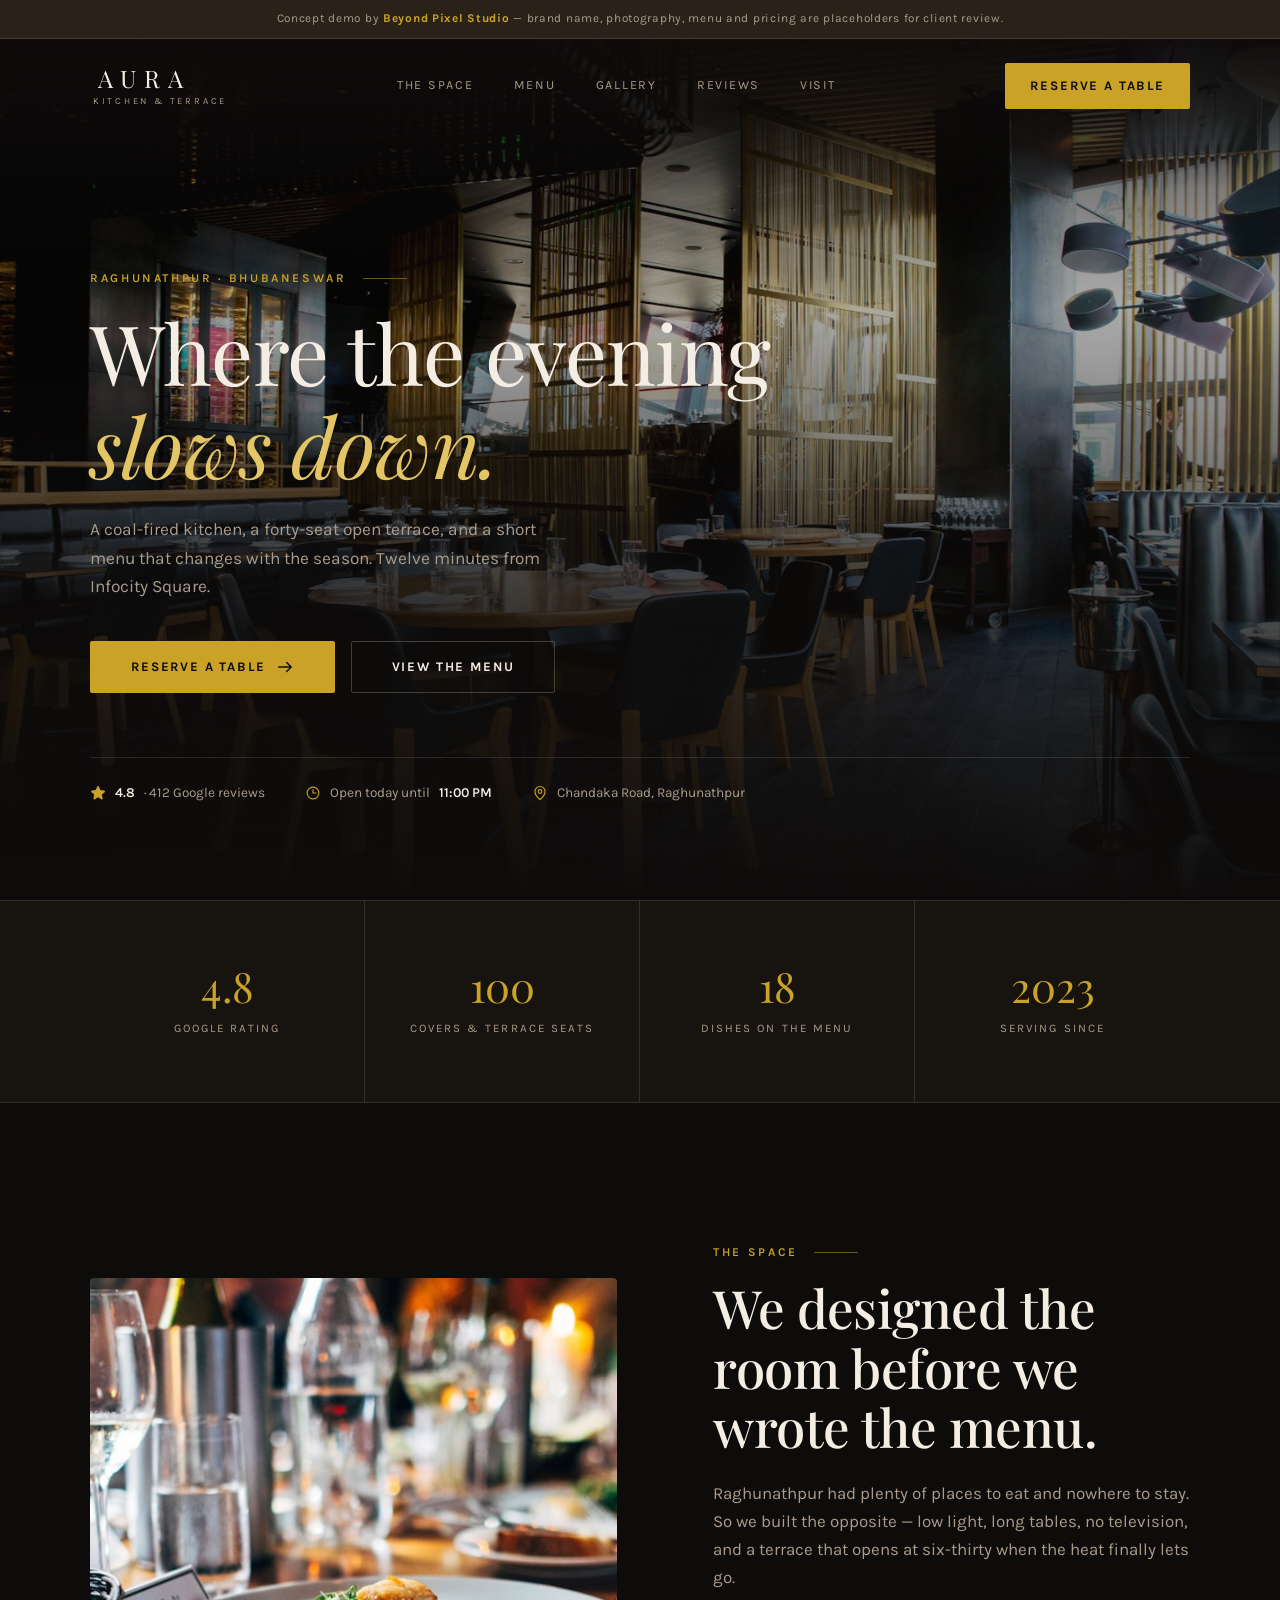
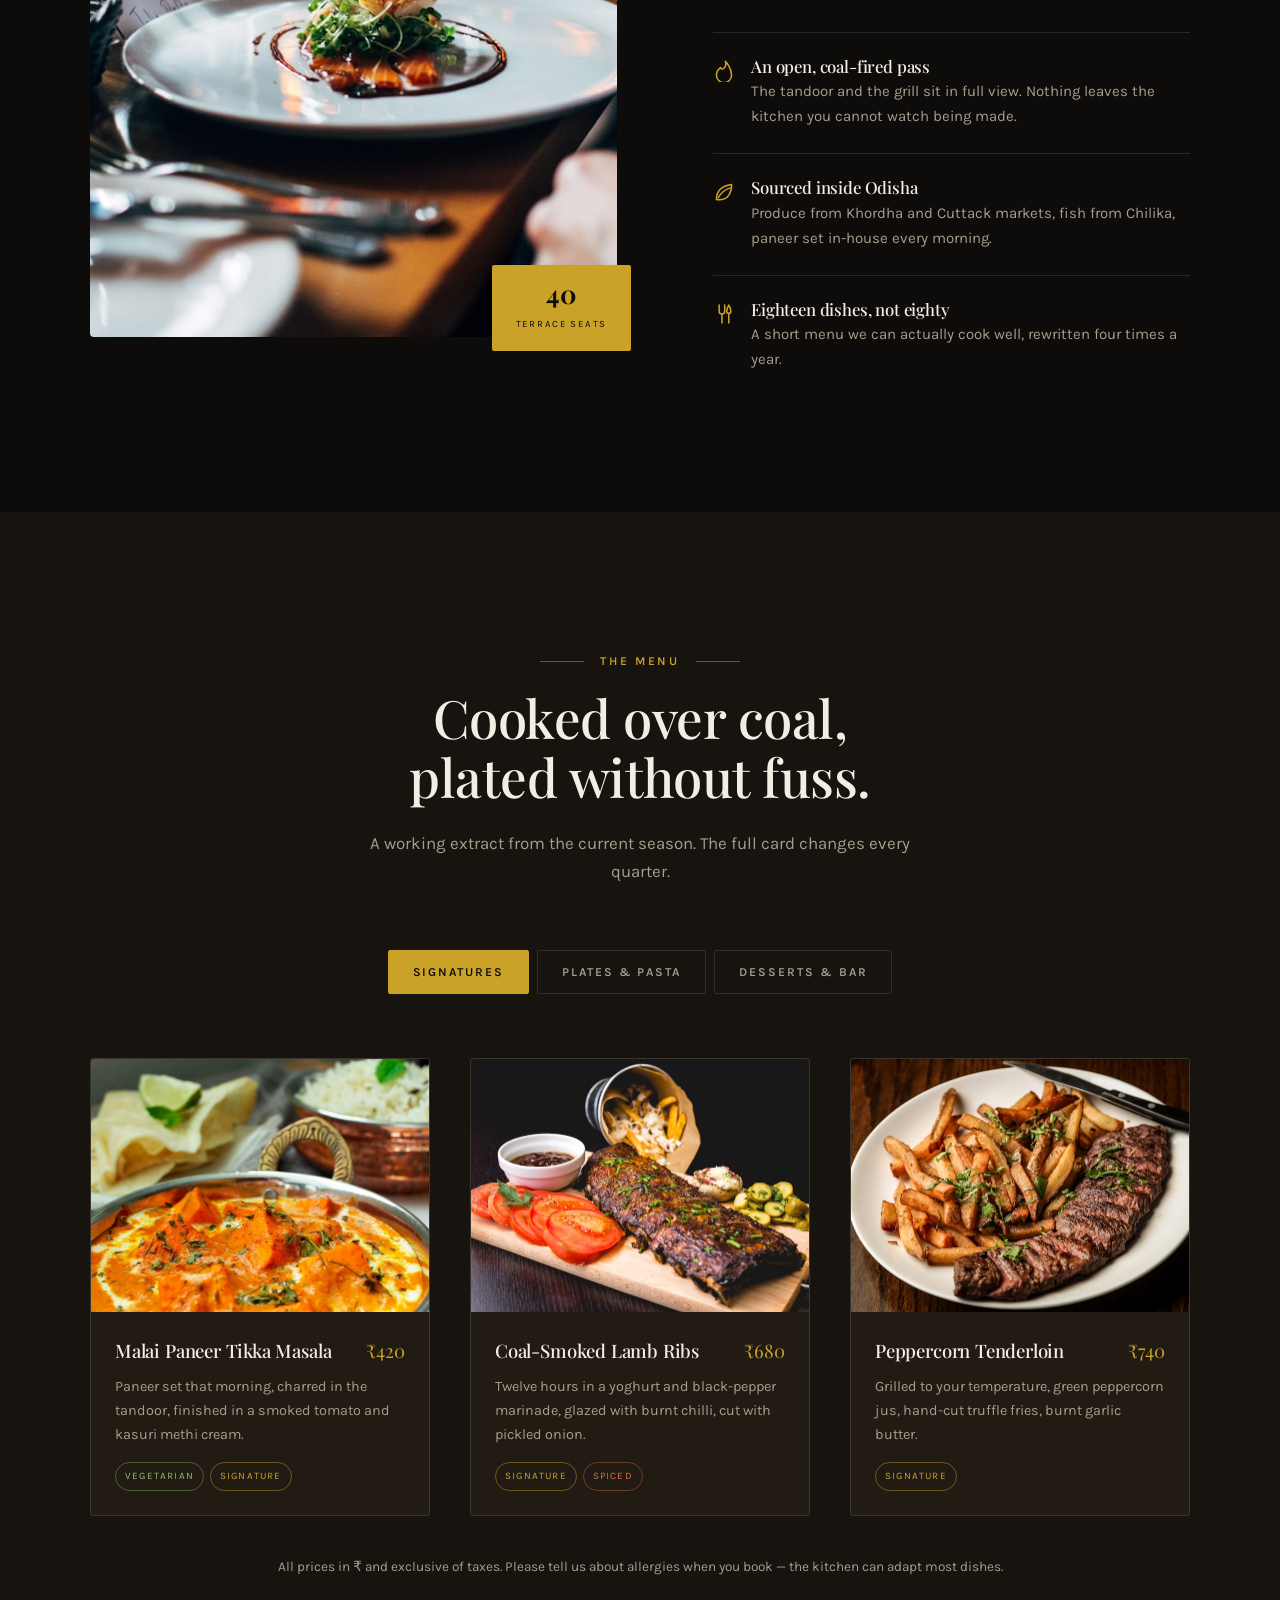
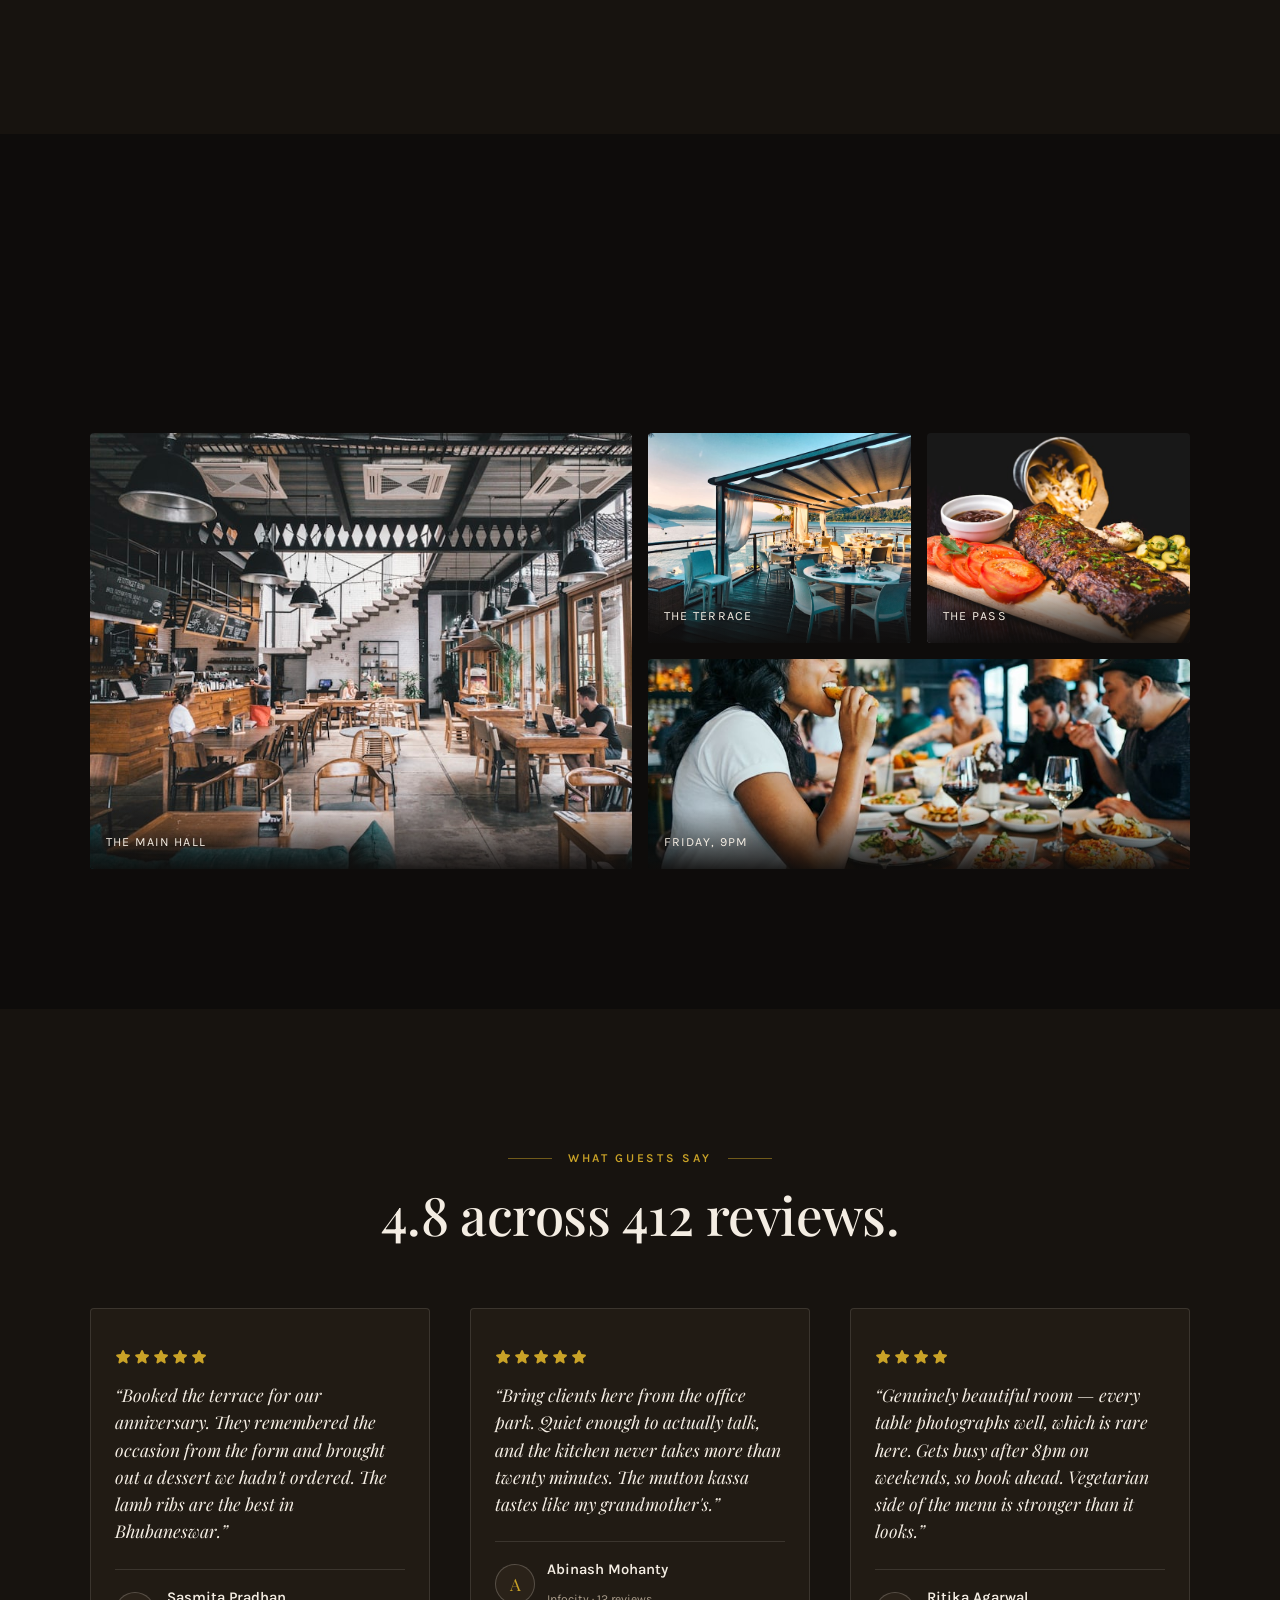
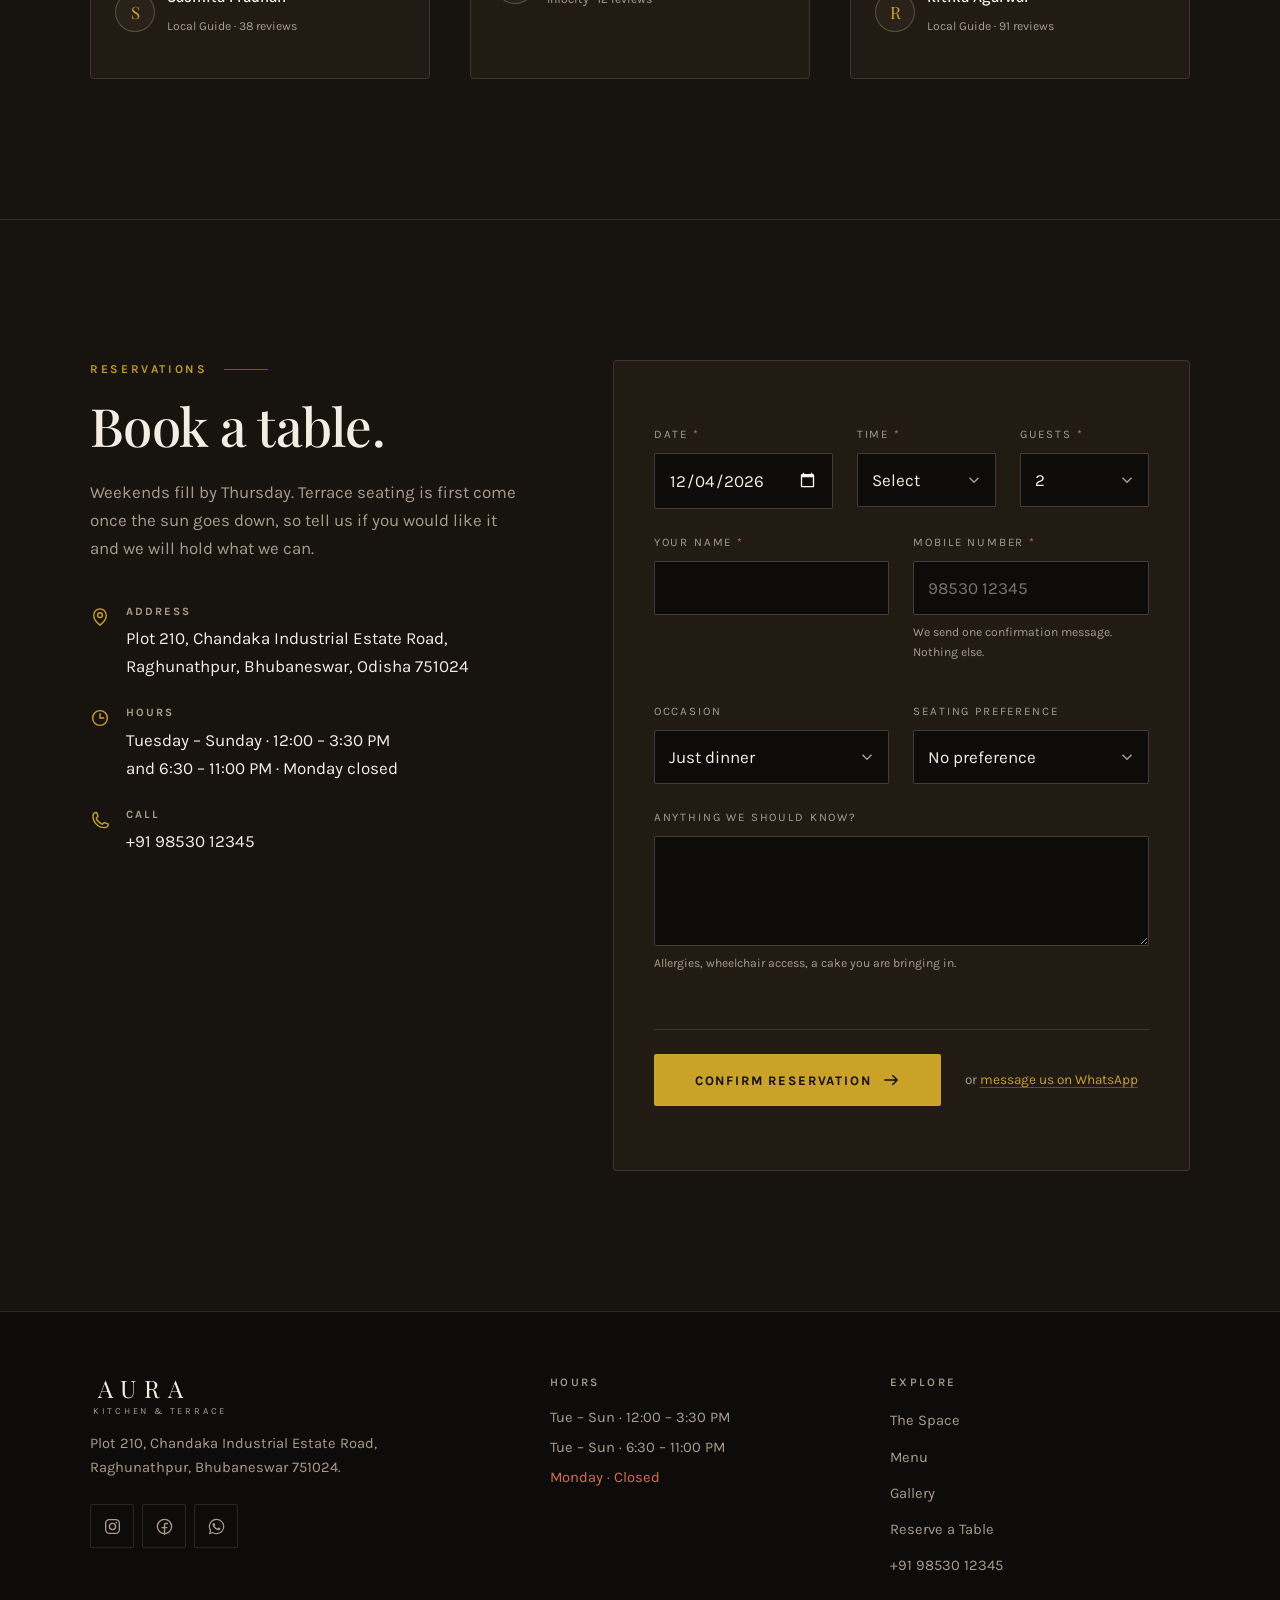
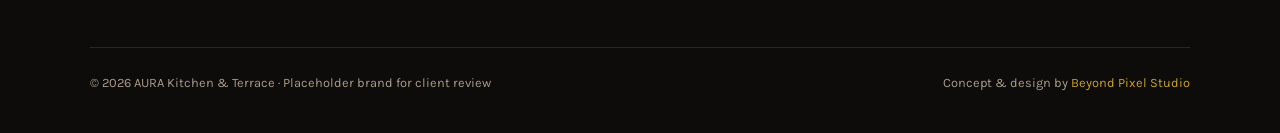
<file: Client Demo/BPS Website Development/aura-restaurant/index.html>
<!doctype html>
<html lang="en">
<head>
<meta charset="utf-8">
<meta name="viewport" content="width=device-width, initial-scale=1">
<title>AURA — Kitchen &amp; Terrace | Raghunathpur, Bhubaneswar</title>
<meta name="description" content="AURA Kitchen &amp; Terrace — modern Indian and continental dining in Raghunathpur, Bhubaneswar. Coal-fired kitchen, 40-seat open terrace. Reserve a table.">
<meta name="theme-color" content="#0E0C0B">
<meta property="og:title" content="AURA — Kitchen &amp; Terrace, Bhubaneswar">
<meta property="og:description" content="Coal-fired kitchen. Open terrace. Reserve a table in Raghunathpur.">
<meta property="og:type" content="restaurant">
<link rel="preconnect" href="https://fonts.googleapis.com">
<link rel="preconnect" href="https://fonts.gstatic.com" crossorigin>
<link href="https://fonts.googleapis.com/css2?family=Karla:wght@300;400;500;600;700&family=Playfair+Display:ital,wght@0,400;0,500;0,600;1,400&display=swap" rel="stylesheet">
<link rel="stylesheet" href="assets/css/style.css">
<script type="application/ld+json">
{"@context":"https://schema.org","@type":"Restaurant","name":"AURA Kitchen & Terrace",
"servesCuisine":["Modern Indian","Continental"],"priceRange":"₹₹₹",
"address":{"@type":"PostalAddress","streetAddress":"Plot 210, Chandaka Industrial Estate Road, Raghunathpur","addressLocality":"Bhubaneswar","addressRegion":"Odisha","postalCode":"751024","addressCountry":"IN"},
"telephone":"+91-98530-12345",
"openingHours":["Tu-Su 12:00-15:30","Tu-Su 18:30-23:00"],
"aggregateRating":{"@type":"AggregateRating","ratingValue":"4.8","reviewCount":"412"}}
</script>
</head>
<body>

<a class="skip-link" href="#main">Skip to content</a>

<!-- Inline icon sprite (Phosphor) -->
<svg width="0" height="0" style="position:absolute" aria-hidden="true" focusable="false"><defs>
<symbol id="i-star" viewBox="0 0 256 256"><path fill="currentColor" d="M239.2 97.3a16 16 0 0 0-13.8-11l-58.5-5.3-23.1-54.4a16 16 0 0 0-29.5 0L91.1 81 32.6 86.3a16 16 0 0 0-9.1 28l44.2 38.7-13 57.4a16 16 0 0 0 23.8 17.3l50.5-30.3 50.5 30.3a16 16 0 0 0 23.8-17.3l-13-57.4 44.2-38.7a16 16 0 0 0 4.7-17z"/></symbol>
<symbol id="i-pin" viewBox="0 0 256 256"><path fill="none" stroke="currentColor" stroke-width="18" d="M128 232s80-64 80-128a80 80 0 1 0-160 0c0 64 80 128 80 128Z"/><circle cx="128" cy="104" r="30" fill="none" stroke="currentColor" stroke-width="18"/></symbol>
<symbol id="i-clock" viewBox="0 0 256 256"><circle cx="128" cy="128" r="94" fill="none" stroke="currentColor" stroke-width="18"/><path fill="none" stroke="currentColor" stroke-width="18" stroke-linecap="round" d="M128 72v56h48"/></symbol>
<symbol id="i-phone" viewBox="0 0 256 256"><path fill="none" stroke="currentColor" stroke-width="18" stroke-linejoin="round" d="m152.6 158 20-20a8 8 0 0 1 8.4-1.9l42 15a8 8 0 0 1 5 8.4A48 48 0 0 1 180 200 148 148 0 0 1 32 52a48 48 0 0 1 40.5-47.4 8 8 0 0 1 8.4 5l15 42a8 8 0 0 1-1.9 8.4l-20 20s12 42 78.6 78Z" transform="translate(6 26)"/></symbol>
<symbol id="i-cal" viewBox="0 0 256 256"><rect x="32" y="48" width="192" height="176" rx="10" fill="none" stroke="currentColor" stroke-width="18"/><path fill="none" stroke="currentColor" stroke-width="18" stroke-linecap="round" d="M176 24v48M80 24v48M32 104h192"/></symbol>
<symbol id="i-users" viewBox="0 0 256 256"><circle cx="100" cy="92" r="44" fill="none" stroke="currentColor" stroke-width="18"/><path fill="none" stroke="currentColor" stroke-width="18" stroke-linecap="round" d="M22 204a86 86 0 0 1 156 0M166 50a44 44 0 0 1 0 84M190 204a86 86 0 0 0-24-46"/></symbol>
<symbol id="i-flame" viewBox="0 0 256 256"><path fill="none" stroke="currentColor" stroke-width="18" stroke-linejoin="round" d="M144 16s16 48-16 80c-24 24-40-8-40-8s-48 32-48 88a88 88 0 0 0 176 0c0-88-72-160-72-160Z"/></symbol>
<symbol id="i-leaf" viewBox="0 0 256 256"><path fill="none" stroke="currentColor" stroke-width="18" stroke-linecap="round" stroke-linejoin="round" d="M40 216c0-96 64-160 176-176 0 0 8 96-56 152-40 35-96 24-120 24Z"/><path fill="none" stroke="currentColor" stroke-width="18" stroke-linecap="round" d="M64 192C96 128 152 96 200 80"/></symbol>
<symbol id="i-fork" viewBox="0 0 256 256"><path fill="none" stroke="currentColor" stroke-width="18" stroke-linecap="round" stroke-linejoin="round" d="M72 24v72a32 32 0 0 0 64 0V24M104 128v104M184 24c-16 24-24 48-24 72a24 24 0 0 0 48 0c0-24-8-48-24-72Zm0 96v112"/></symbol>
<symbol id="i-arrow" viewBox="0 0 256 256"><path fill="none" stroke="currentColor" stroke-width="20" stroke-linecap="round" stroke-linejoin="round" d="M40 128h176m-64-64 64 64-64 64"/></symbol>
<symbol id="i-warn" viewBox="0 0 256 256"><circle cx="128" cy="128" r="96" fill="none" stroke="currentColor" stroke-width="18"/><path fill="none" stroke="currentColor" stroke-width="18" stroke-linecap="round" d="M128 80v56"/><circle cx="128" cy="172" r="10" fill="currentColor"/></symbol>
<symbol id="i-wa" viewBox="0 0 256 256"><path fill="currentColor" d="M128 24a104 104 0 0 0-89.6 156.6L24 232l52.9-13.8A104 104 0 1 0 128 24Zm0 192a87.5 87.5 0 0 1-44.6-12.2l-3.2-1.9-31.4 8.2 8.4-30.6-2.1-3.3A88 88 0 1 1 128 216Zm48.3-65.6c-2.6-1.3-15.5-7.7-17.9-8.5s-4.1-1.3-5.9 1.3-6.8 8.5-8.3 10.2-3 2-5.6.7a71.9 71.9 0 0 1-21.2-13.1 79.6 79.6 0 0 1-14.7-18.3c-1.5-2.6-.2-4 1.2-5.3s2.6-3 3.9-4.6a17.9 17.9 0 0 0 2.6-4.3 4.8 4.8 0 0 0-.2-4.6c-.7-1.3-5.9-14.2-8.1-19.4s-4.3-4.5-5.9-4.6h-5a9.7 9.7 0 0 0-7 3.3c-2.4 2.6-9.2 9-9.2 21.9s9.4 25.4 10.7 27.2 18.5 28.3 44.9 39.7a150 150 0 0 0 15 5.5c6.3 2 12 1.7 16.5 1a27 27 0 0 0 17.7-12.5c2.2-4 2.2-7.3 1.5-8.1s-2.3-1.4-4.9-2.6Z"/></symbol>
<symbol id="i-ig" viewBox="0 0 256 256"><rect x="36" y="36" width="184" height="184" rx="48" fill="none" stroke="currentColor" stroke-width="18"/><circle cx="128" cy="128" r="42" fill="none" stroke="currentColor" stroke-width="18"/><circle cx="180" cy="76" r="11" fill="currentColor"/></symbol>
<symbol id="i-menu" viewBox="0 0 256 256"><path fill="none" stroke="currentColor" stroke-width="18" stroke-linecap="round" d="M40 80h176M40 128h176M40 176h176"/></symbol>
<symbol id="i-close" viewBox="0 0 256 256"><path fill="none" stroke="currentColor" stroke-width="18" stroke-linecap="round" d="m64 64 128 128M192 64 64 192"/></symbol>
<symbol id="i-fb" viewBox="0 0 256 256"><path fill="none" stroke="currentColor" stroke-width="18" stroke-linecap="round" stroke-linejoin="round" d="M168 88h-24a16 16 0 0 0-16 16v128M96 144h64"/><circle cx="128" cy="128" r="96" fill="none" stroke="currentColor" stroke-width="18"/></symbol>
</defs></svg>

<div class="topbar" id="topbar">
<div class="demo-flag">
  <span class="demo-flag__long">Concept demo by <b>Beyond Pixel Studio</b> — brand name, photography, menu and pricing are placeholders for client review.</span>
  <span class="demo-flag__short">Concept demo by <b>Beyond Pixel Studio</b> — placeholder content.</span>
</div>

<header class="header" id="header">
  <div class="container header__inner">
    <a class="logo" href="#top" aria-label="AURA Kitchen and Terrace, home">
      <span class="logo__mark">AURA</span>
      <span class="logo__sub">Kitchen &amp; Terrace</span>
    </a>
    <nav class="nav" aria-label="Primary">
      <a href="#story">The Space</a>
      <a href="#menu">Menu</a>
      <a href="#gallery">Gallery</a>
      <a href="#reviews">Reviews</a>
      <a href="#visit">Visit</a>
    </nav>
    <a class="btn btn--primary header__cta" href="#reserve">Reserve a Table</a>
    <button class="nav-toggle" id="navToggle" aria-expanded="false" aria-controls="mobileNav">
      <svg aria-hidden="true"><use href="#i-menu"/></svg>
      <span class="sr-only">Open menu</span>
    </button>
  </div>
</header>

<div class="drawer" id="mobileNav" hidden>
  <div class="drawer__head">
    <span class="logo__mark">AURA</span>
    <button class="nav-toggle" id="navClose"><svg aria-hidden="true"><use href="#i-close"/></svg><span class="sr-only">Close menu</span></button>
  </div>
  <nav class="drawer__nav" aria-label="Mobile">
    <a href="#story">The Space</a>
    <a href="#menu">Menu</a>
    <a href="#gallery">Gallery</a>
    <a href="#reviews">Reviews</a>
    <a href="#visit">Visit &amp; Hours</a>
  </nav>
  <div class="drawer__foot">
    <a class="btn btn--primary btn--block" href="#reserve">Reserve a Table</a>
    <a class="drawer__tel" href="tel:+919853012345"><svg aria-hidden="true"><use href="#i-phone"/></svg> +91 98530 12345</a>
  </div>
</div>
</div>

<main id="main">

<!-- ============ HERO ============ -->
<section class="hero" id="top">
  <div class="hero__media" id="heroMedia">
    <img src="assets/img/hero-interior.jpg" width="1800" height="1200" alt="The dining room at AURA at dusk, lit by hanging filament lamps over dark timber tables." fetchpriority="high">
  </div>
  <div class="hero__scrim"></div>
  <div class="container hero__inner">
    <p class="eyebrow">Raghunathpur · Bhubaneswar</p>
    <h1 class="hero__title">Where the evening<br><em>slows down.</em></h1>
    <p class="hero__sub">A coal-fired kitchen, a forty-seat open terrace, and a short menu that changes with the season. Twelve minutes from Infocity Square.</p>
    <div class="hero__actions">
      <a class="btn btn--primary" href="#reserve">Reserve a Table <svg aria-hidden="true"><use href="#i-arrow"/></svg></a>
      <a class="btn btn--ghost" href="#menu">View the Menu</a>
    </div>
    <div class="hero__meta">
      <span><svg aria-hidden="true"><use href="#i-star"/></svg><b>4.8</b> · 412 Google reviews</span>
      <span><svg aria-hidden="true"><use href="#i-clock"/></svg>Open today until <b>11:00 PM</b></span>
      <span><svg aria-hidden="true"><use href="#i-pin"/></svg>Chandaka Road, Raghunathpur</span>
    </div>
  </div>
</section>

<!-- ============ PROOF ============ -->
<section class="proof" aria-label="At a glance">
  <div class="container">
    <div class="proof__grid">
      <div class="proof__item reveal"><div class="proof__num">4.8</div><div class="proof__label">Google rating</div></div>
      <div class="proof__item reveal"><div class="proof__num">100</div><div class="proof__label">Covers &amp; terrace seats</div></div>
      <div class="proof__item reveal"><div class="proof__num">18</div><div class="proof__label">Dishes on the menu</div></div>
      <div class="proof__item reveal"><div class="proof__num">2023</div><div class="proof__label">Serving since</div></div>
    </div>
  </div>
</section>

<!-- ============ STORY ============ -->
<section class="section" id="story">
  <div class="container story__grid">
    <div class="story__media reveal">
      <img src="assets/img/story-plating.jpg" width="1100" height="1375" alt="A chef finishing a plate at the pass, warm light falling across the counter." loading="lazy">
      <div class="story__badge"><b>40</b><span>Terrace seats</span></div>
    </div>
    <div class="reveal">
      <p class="eyebrow">The Space</p>
      <h2>We designed the room before we wrote the menu.</h2>
      <p class="lede">Raghunathpur had plenty of places to eat and nowhere to stay. So we built the opposite — low light, long tables, no television, and a terrace that opens at six-thirty when the heat finally lets go.</p>
      <ul class="pillars">
        <li>
          <svg aria-hidden="true"><use href="#i-flame"/></svg>
          <div><h3>An open, coal-fired pass</h3><p>The tandoor and the grill sit in full view. Nothing leaves the kitchen you cannot watch being made.</p></div>
        </li>
        <li>
          <svg aria-hidden="true"><use href="#i-leaf"/></svg>
          <div><h3>Sourced inside Odisha</h3><p>Produce from Khordha and Cuttack markets, fish from Chilika, paneer set in-house every morning.</p></div>
        </li>
        <li>
          <svg aria-hidden="true"><use href="#i-fork"/></svg>
          <div><h3>Eighteen dishes, not eighty</h3><p>A short menu we can actually cook well, rewritten four times a year.</p></div>
        </li>
      </ul>
    </div>
  </div>
</section>

<!-- ============ MENU ============ -->
<section class="section section--elev" id="menu">
  <div class="container">
    <div class="section-head section-head--center reveal">
      <p class="eyebrow eyebrow--center">The Menu</p>
      <h2>Cooked over coal,<br>plated without fuss.</h2>
      <p class="lede" style="margin-inline:auto">A working extract from the current season. The full card changes every quarter.</p>
    </div>

    <div class="tabs reveal" role="tablist" aria-label="Menu sections">
      <button class="tab" role="tab" id="tab-sig" aria-controls="panel-sig" aria-selected="true">Signatures</button>
      <button class="tab" role="tab" id="tab-plates" aria-controls="panel-plates" aria-selected="false" tabindex="-1">Plates &amp; Pasta</button>
      <button class="tab" role="tab" id="tab-sweet" aria-controls="panel-sweet" aria-selected="false" tabindex="-1">Desserts &amp; Bar</button>
    </div>

    <div class="menu-grid" role="tabpanel" id="panel-sig" aria-labelledby="tab-sig">
      <article class="dish reveal">
        <div class="dish__media"><img src="assets/img/dish-paneer.jpg" width="760" height="570" alt="Malai paneer tikka masala in a copper bowl with coriander." loading="lazy"></div>
        <div class="dish__body">
          <div class="dish__top"><h3 class="dish__name">Malai Paneer Tikka Masala</h3><span class="dish__price">₹420</span></div>
          <p class="dish__desc">Paneer set that morning, charred in the tandoor, finished in a smoked tomato and kasuri methi cream.</p>
          <div class="tags"><span class="tag tag--veg">Vegetarian</span><span class="tag tag--star">Signature</span></div>
        </div>
      </article>
      <article class="dish reveal">
        <div class="dish__media"><img src="assets/img/dish-tandoor.jpg" width="760" height="570" alt="Coal-smoked lamb ribs on a wooden board with charred tomato." loading="lazy"></div>
        <div class="dish__body">
          <div class="dish__top"><h3 class="dish__name">Coal-Smoked Lamb Ribs</h3><span class="dish__price">₹680</span></div>
          <p class="dish__desc">Twelve hours in a yoghurt and black-pepper marinade, glazed with burnt chilli, cut with pickled onion.</p>
          <div class="tags"><span class="tag tag--star">Signature</span><span class="tag tag--hot">Spiced</span></div>
        </div>
      </article>
      <article class="dish reveal">
        <div class="dish__media"><img src="assets/img/dish-steak.jpg" width="760" height="570" alt="Peppercorn tenderloin sliced beside hand-cut fries." loading="lazy"></div>
        <div class="dish__body">
          <div class="dish__top"><h3 class="dish__name">Peppercorn Tenderloin</h3><span class="dish__price">₹740</span></div>
          <p class="dish__desc">Grilled to your temperature, green peppercorn jus, hand-cut truffle fries, burnt garlic butter.</p>
          <div class="tags"><span class="tag tag--star">Signature</span></div>
        </div>
      </article>
    </div>

    <div class="menu-grid" role="tabpanel" id="panel-plates" aria-labelledby="tab-plates" hidden>
      <article class="dish reveal">
        <div class="dish__media"><img src="assets/img/dish-pasta.jpg" width="760" height="570" alt="Spaghetti aglio e olio with a glass of red wine, seen from above." loading="lazy"></div>
        <div class="dish__body">
          <div class="dish__top"><h3 class="dish__name">Aglio e Olio, Aura Style</h3><span class="dish__price">₹390</span></div>
          <p class="dish__desc">Hand-rolled spaghetti, confit garlic, Guntur chilli, aged parmesan and a great deal of restraint.</p>
          <div class="tags"><span class="tag tag--veg">Vegetarian</span></div>
        </div>
      </article>
      <article class="dish reveal">
        <div class="dish__media"><img src="assets/img/dish-curry.jpg" width="760" height="570" alt="Odia mutton kassa in a dark bowl with whole spices." loading="lazy"></div>
        <div class="dish__body">
          <div class="dish__top"><h3 class="dish__name">Odia Mutton Kassa</h3><span class="dish__price">₹520</span></div>
          <p class="dish__desc">Slow-cooked on the bone with whole spice and mustard oil, the way it is made at home. Ghee rice alongside.</p>
          <div class="tags"><span class="tag tag--hot">Spiced</span><span class="tag tag--star">Local</span></div>
        </div>
      </article>
      <article class="dish reveal">
        <div class="dish__media"><img src="assets/img/dish-chaat.jpg" width="760" height="570" alt="Samosa chaat plated with green chutney and pomegranate." loading="lazy"></div>
        <div class="dish__body">
          <div class="dish__top"><h3 class="dish__name">Samosa Chaat, Deconstructed</h3><span class="dish__price">₹280</span></div>
          <p class="dish__desc">Flaky pastry, spiced potato, hung curd, tamarind pearl and pomegranate. Assembled at the table.</p>
          <div class="tags"><span class="tag tag--veg">Vegetarian</span></div>
        </div>
      </article>
    </div>

    <div class="menu-grid" role="tabpanel" id="panel-sweet" aria-labelledby="tab-sweet" hidden>
      <article class="dish reveal">
        <div class="dish__media"><img src="assets/img/dessert-caramel.jpg" width="760" height="570" alt="Burnt caramel poured over gelato against a black background." loading="lazy"></div>
        <div class="dish__body">
          <div class="dish__top"><h3 class="dish__name">Burnt Caramel &amp; Sea Salt</h3><span class="dish__price">₹260</span></div>
          <p class="dish__desc">House gelato, caramel taken just past the edge, flaked salt, a shard of tuile.</p>
          <div class="tags"><span class="tag tag--veg">Vegetarian</span></div>
        </div>
      </article>
      <article class="dish reveal">
        <div class="dish__media"><img src="assets/img/dessert-parfait.jpg" width="760" height="570" alt="Dark chocolate parfait layered in a glass jar with cream." loading="lazy"></div>
        <div class="dish__body">
          <div class="dish__top"><h3 class="dish__name">Dark Chocolate Nemesis</h3><span class="dish__price">₹290</span></div>
          <p class="dish__desc">Seventy-two percent single origin, hazelnut praline, unsweetened cream. Deliberately not sweet.</p>
          <div class="tags"><span class="tag tag--veg">Vegetarian</span><span class="tag tag--star">Signature</span></div>
        </div>
      </article>
      <article class="dish reveal">
        <div class="dish__media"><img src="assets/img/bar-cocktail.jpg" width="760" height="570" alt="A smoked old fashioned served over a large ice cube on dark wood." loading="lazy"></div>
        <div class="dish__body">
          <div class="dish__top"><h3 class="dish__name">Smoked Old Fashioned</h3><span class="dish__price">₹480</span></div>
          <p class="dish__desc">Applewood smoke under the glass, orange bitters, demerara, one very large piece of ice.</p>
          <div class="tags"><span class="tag tag--star">Bar</span></div>
        </div>
      </article>
    </div>

    <p class="menu-note reveal">All prices in ₹ and exclusive of taxes. Please tell us about allergies when you book — the kitchen can adapt most dishes.</p>
  </div>
</section>

<!-- ============ GALLERY ============ -->
<section class="section" id="gallery">
  <div class="container">
    <div class="section-head reveal">
      <p class="eyebrow">The Room</p>
      <h2>Photographs, not renders.</h2>
    </div>
    <div class="gallery reveal">
      <figure><img src="assets/img/amb-hall.jpg" width="760" height="507" alt="The main dining hall in daylight with tall windows and rattan chairs." loading="lazy"><figcaption>The main hall</figcaption></figure>
      <figure><img src="assets/img/amb-terrace.jpg" width="760" height="507" alt="Terrace seating under a canopy overlooking open water at dusk." loading="lazy"><figcaption>The terrace</figcaption></figure>
      <figure><img src="assets/img/dish-tandoor.jpg" width="760" height="507" alt="Ribs resting on a board beside the grill." loading="lazy"><figcaption>The pass</figcaption></figure>
      <figure><img src="assets/img/amb-guests.jpg" width="760" height="507" alt="Guests sharing plates and laughing across a long table." loading="lazy"><figcaption>Friday, 9pm</figcaption></figure>
    </div>
  </div>
</section>

<!-- ============ REVIEWS ============ -->
<section class="section section--elev" id="reviews">
  <div class="container">
    <div class="section-head section-head--center reveal">
      <p class="eyebrow eyebrow--center">What guests say</p>
      <h2>4.8 across 412 reviews.</h2>
    </div>
    <div class="reviews">
      <article class="review reveal">
        <div class="stars" role="img" aria-label="Rated 5 out of 5">
          <svg aria-hidden="true"><use href="#i-star"/></svg><svg aria-hidden="true"><use href="#i-star"/></svg><svg aria-hidden="true"><use href="#i-star"/></svg><svg aria-hidden="true"><use href="#i-star"/></svg><svg aria-hidden="true"><use href="#i-star"/></svg>
        </div>
        <blockquote>“Booked the terrace for our anniversary. They remembered the occasion from the form and brought out a dessert we hadn't ordered. The lamb ribs are the best in Bhubaneswar.”</blockquote>
        <div class="review__who"><div class="avatar" aria-hidden="true">S</div><div><b>Sasmita Pradhan</b><span>Local Guide · 38 reviews</span></div></div>
      </article>
      <article class="review reveal">
        <div class="stars" role="img" aria-label="Rated 5 out of 5">
          <svg aria-hidden="true"><use href="#i-star"/></svg><svg aria-hidden="true"><use href="#i-star"/></svg><svg aria-hidden="true"><use href="#i-star"/></svg><svg aria-hidden="true"><use href="#i-star"/></svg><svg aria-hidden="true"><use href="#i-star"/></svg>
        </div>
        <blockquote>“Bring clients here from the office park. Quiet enough to actually talk, and the kitchen never takes more than twenty minutes. The mutton kassa tastes like my grandmother's.”</blockquote>
        <div class="review__who"><div class="avatar" aria-hidden="true">A</div><div><b>Abinash Mohanty</b><span>Infocity · 12 reviews</span></div></div>
      </article>
      <article class="review reveal">
        <div class="stars" role="img" aria-label="Rated 4 out of 5">
          <svg aria-hidden="true"><use href="#i-star"/></svg><svg aria-hidden="true"><use href="#i-star"/></svg><svg aria-hidden="true"><use href="#i-star"/></svg><svg aria-hidden="true"><use href="#i-star"/></svg>
        </div>
        <blockquote>“Genuinely beautiful room — every table photographs well, which is rare here. Gets busy after 8pm on weekends, so book ahead. Vegetarian side of the menu is stronger than it looks.”</blockquote>
        <div class="review__who"><div class="avatar" aria-hidden="true">R</div><div><b>Ritika Agarwal</b><span>Local Guide · 91 reviews</span></div></div>
      </article>
    </div>
  </div>
</section>

<!-- ============ RESERVE ============ -->
<section class="section reserve" id="reserve">
  <div class="container reserve__grid">
    <div class="reveal" id="visit">
      <p class="eyebrow">Reservations</p>
      <h2>Book a table.</h2>
      <p class="lede">Weekends fill by Thursday. Terrace seating is first come once the sun goes down, so tell us if you would like it and we will hold what we can.</p>
      <ul class="info-list">
        <li><svg aria-hidden="true"><use href="#i-pin"/></svg><div><b>Address</b>Plot 210, Chandaka Industrial Estate Road,<br>Raghunathpur, Bhubaneswar, Odisha 751024</div></li>
        <li><svg aria-hidden="true"><use href="#i-clock"/></svg><div><b>Hours</b>Tuesday – Sunday · 12:00 – 3:30 PM<br>and 6:30 – 11:00 PM · Monday closed</div></li>
        <li><svg aria-hidden="true"><use href="#i-phone"/></svg><div><b>Call</b><a href="tel:+919853012345">+91 98530 12345</a></div></li>
      </ul>
    </div>

    <div class="reveal">
      <form class="form" id="reserveForm" novalidate>
        <div class="form__row form__row--3">
          <div class="field">
            <label for="r-date">Date <span class="req" aria-hidden="true">*</span></label>
            <input type="date" id="r-date" name="date" required aria-describedby="err-date">
            <p class="err" id="err-date"><svg aria-hidden="true" style="width:15px;height:15px"><use href="#i-warn"/></svg>Choose a date from today onward.</p>
          </div>
          <div class="field">
            <label for="r-time">Time <span class="req" aria-hidden="true">*</span></label>
            <select id="r-time" name="time" required aria-describedby="err-time">
              <option value="">Select</option>
              <optgroup label="Lunch"><option>12:00 PM</option><option>1:00 PM</option><option>2:00 PM</option></optgroup>
              <optgroup label="Dinner"><option>6:30 PM</option><option>7:30 PM</option><option>8:30 PM</option><option>9:30 PM</option></optgroup>
            </select>
            <p class="err" id="err-time"><svg aria-hidden="true" style="width:15px;height:15px"><use href="#i-warn"/></svg>Pick a sitting.</p>
          </div>
          <div class="field">
            <label for="r-guests">Guests <span class="req" aria-hidden="true">*</span></label>
            <select id="r-guests" name="guests" required aria-describedby="err-guests">
              <option value="">Select</option>
              <option>1</option><option selected>2</option><option>3</option><option>4</option>
              <option>5</option><option>6</option><option>7 or more</option>
            </select>
            <p class="err" id="err-guests"><svg aria-hidden="true" style="width:15px;height:15px"><use href="#i-warn"/></svg>How many are joining?</p>
          </div>
        </div>

        <div class="form__row form__row--2">
          <div class="field">
            <label for="r-name">Your name <span class="req" aria-hidden="true">*</span></label>
            <input type="text" id="r-name" name="name" autocomplete="name" required aria-describedby="err-name">
            <p class="err" id="err-name"><svg aria-hidden="true" style="width:15px;height:15px"><use href="#i-warn"/></svg>Please tell us who to expect.</p>
          </div>
          <div class="field">
            <label for="r-phone">Mobile number <span class="req" aria-hidden="true">*</span></label>
            <input type="tel" id="r-phone" name="phone" inputmode="numeric" autocomplete="tel" placeholder="98530 12345" aria-describedby="hint-phone err-phone">
            <p class="hint" id="hint-phone">We send one confirmation message. Nothing else.</p>
            <p class="err" id="err-phone"><svg aria-hidden="true" style="width:15px;height:15px"><use href="#i-warn"/></svg>Enter a 10-digit Indian mobile number.</p>
          </div>
        </div>

        <div class="form__row form__row--2">
          <div class="field">
            <label for="r-occasion">Occasion</label>
            <select id="r-occasion" name="occasion">
              <option value="">Just dinner</option>
              <option>Birthday</option><option>Anniversary</option>
              <option>Business meal</option><option>Family gathering</option>
            </select>
          </div>
          <div class="field">
            <label for="r-seating">Seating preference</label>
            <select id="r-seating" name="seating">
              <option value="">No preference</option>
              <option>Terrace</option><option>Main hall</option><option>Quiet corner</option>
            </select>
          </div>
        </div>

        <div class="field">
          <label for="r-notes">Anything we should know?</label>
          <textarea id="r-notes" name="notes" rows="3" aria-describedby="hint-notes"></textarea>
          <p class="hint" id="hint-notes">Allergies, wheelchair access, a cake you are bringing in.</p>
        </div>

        <div class="form__foot">
          <button type="submit" class="btn btn--primary">Confirm Reservation <svg aria-hidden="true"><use href="#i-arrow"/></svg></button>
          <p class="form__alt">or <a href="https://wa.me/919853012345" target="_blank" rel="noopener">message us on WhatsApp</a></p>
        </div>

        <div class="form__status" id="formStatus" role="status" aria-live="polite"></div>
      </form>
    </div>
  </div>
</section>

</main>

<footer class="footer">
  <div class="container">
    <div class="footer__grid">
      <div>
        <a class="logo" href="#top" style="margin-bottom:var(--s-2)">
          <span class="logo__mark">AURA</span><span class="logo__sub">Kitchen &amp; Terrace</span>
        </a>
        <p style="color:var(--text-muted);font-size:.92rem;max-width:34ch">Plot 210, Chandaka Industrial Estate Road, Raghunathpur, Bhubaneswar 751024.</p>
        <div class="socials">
          <a href="#" aria-label="AURA on Instagram"><svg aria-hidden="true"><use href="#i-ig"/></svg></a>
          <a href="#" aria-label="AURA on Facebook"><svg aria-hidden="true"><use href="#i-fb"/></svg></a>
          <a href="https://wa.me/919853012345" aria-label="Message AURA on WhatsApp"><svg aria-hidden="true"><use href="#i-wa"/></svg></a>
        </div>
      </div>
      <div>
        <h4>Hours</h4>
        <ul>
          <li>Tue – Sun · 12:00 – 3:30 PM</li>
          <li>Tue – Sun · 6:30 – 11:00 PM</li>
          <li style="color:var(--ember)">Monday · Closed</li>
        </ul>
      </div>
      <div>
        <h4>Explore</h4>
        <ul>
          <li><a href="#story">The Space</a></li>
          <li><a href="#menu">Menu</a></li>
          <li><a href="#gallery">Gallery</a></li>
          <li><a href="#reserve">Reserve a Table</a></li>
          <li><a href="tel:+919853012345">+91 98530 12345</a></li>
        </ul>
      </div>
    </div>
    <div class="footer__bar">
      <span>© 2026 AURA Kitchen &amp; Terrace · Placeholder brand for client review</span>
      <span>Concept &amp; design by <a href="https://beyondpixel.online">Beyond Pixel Studio</a></span>
    </div>
  </div>
</footer>

<div class="mobile-cta" id="mobileCta">
  <a class="btn btn--ghost" href="tel:+919853012345"><svg aria-hidden="true"><use href="#i-phone"/></svg> Call</a>
  <a class="btn btn--primary" href="#reserve"><svg aria-hidden="true"><use href="#i-cal"/></svg> Reserve</a>
</div>

<script src="assets/js/main.js"></script>
</body>
</html>
</file>
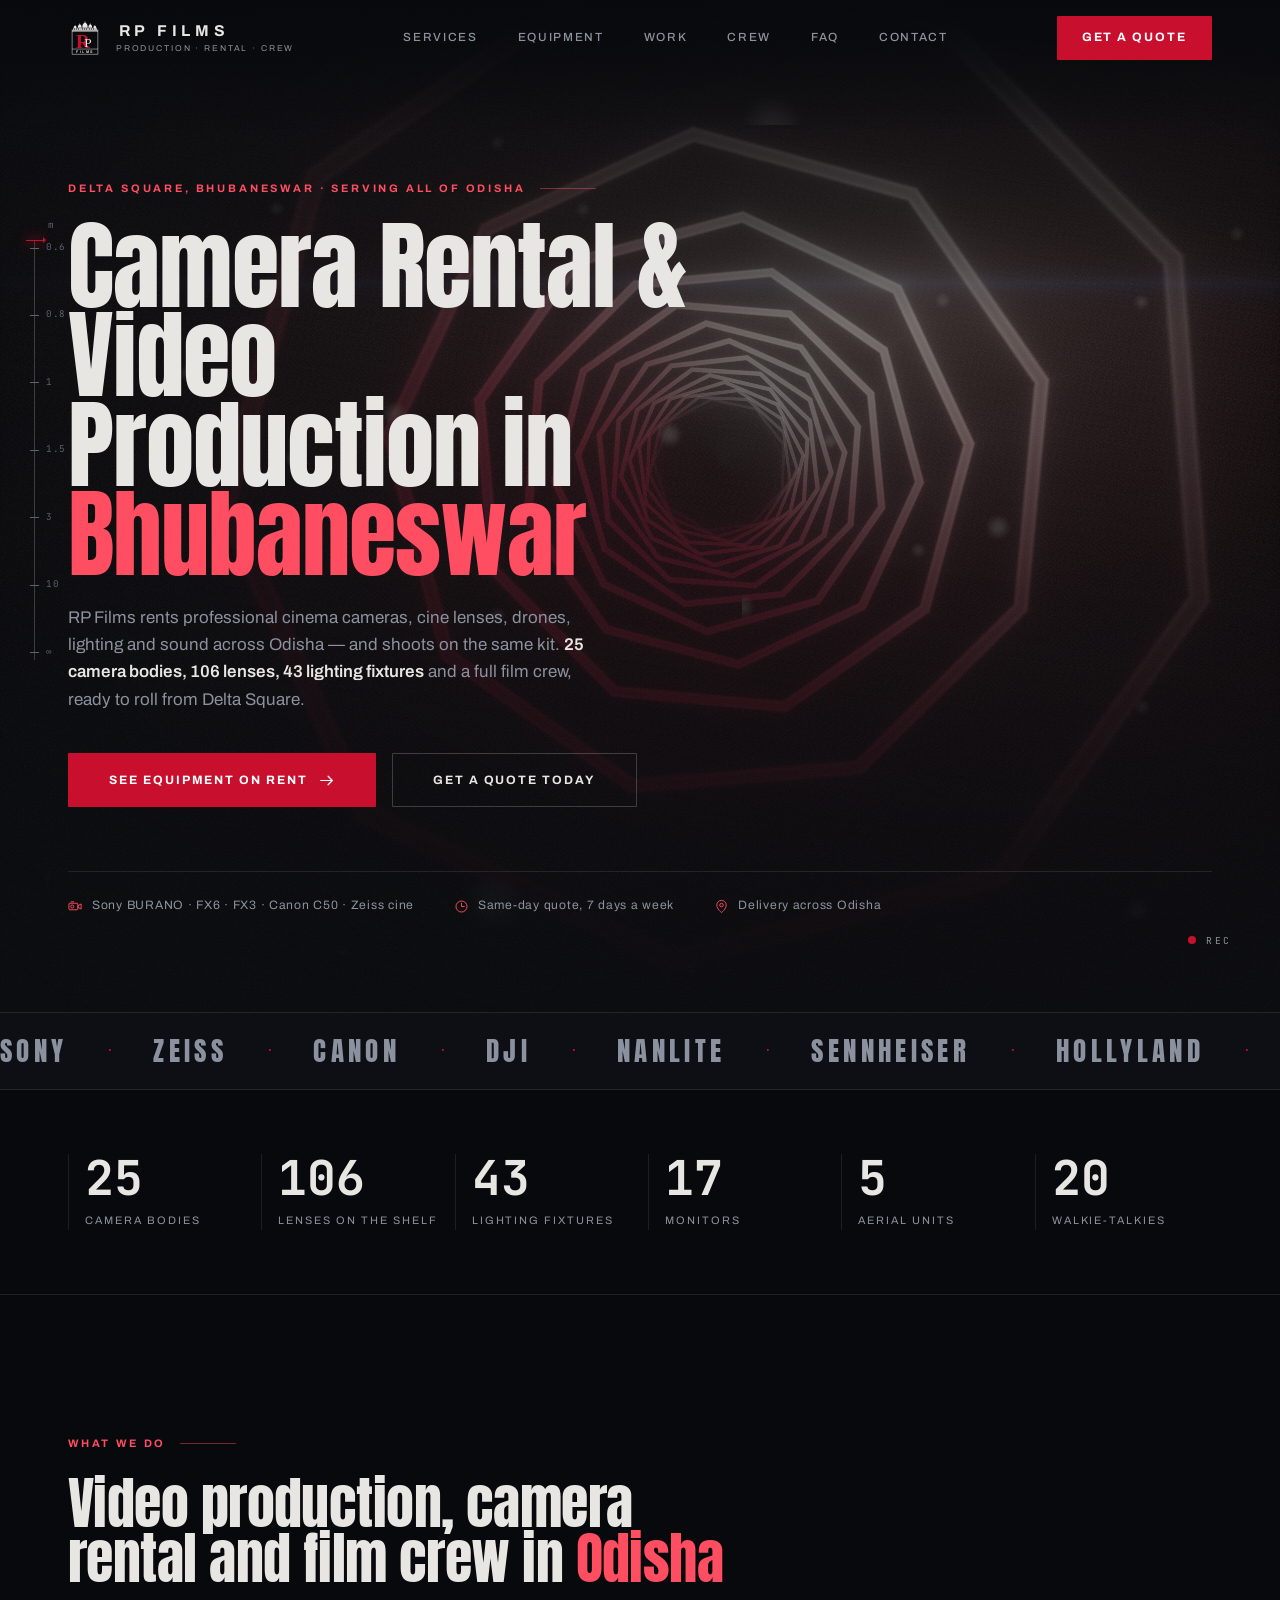
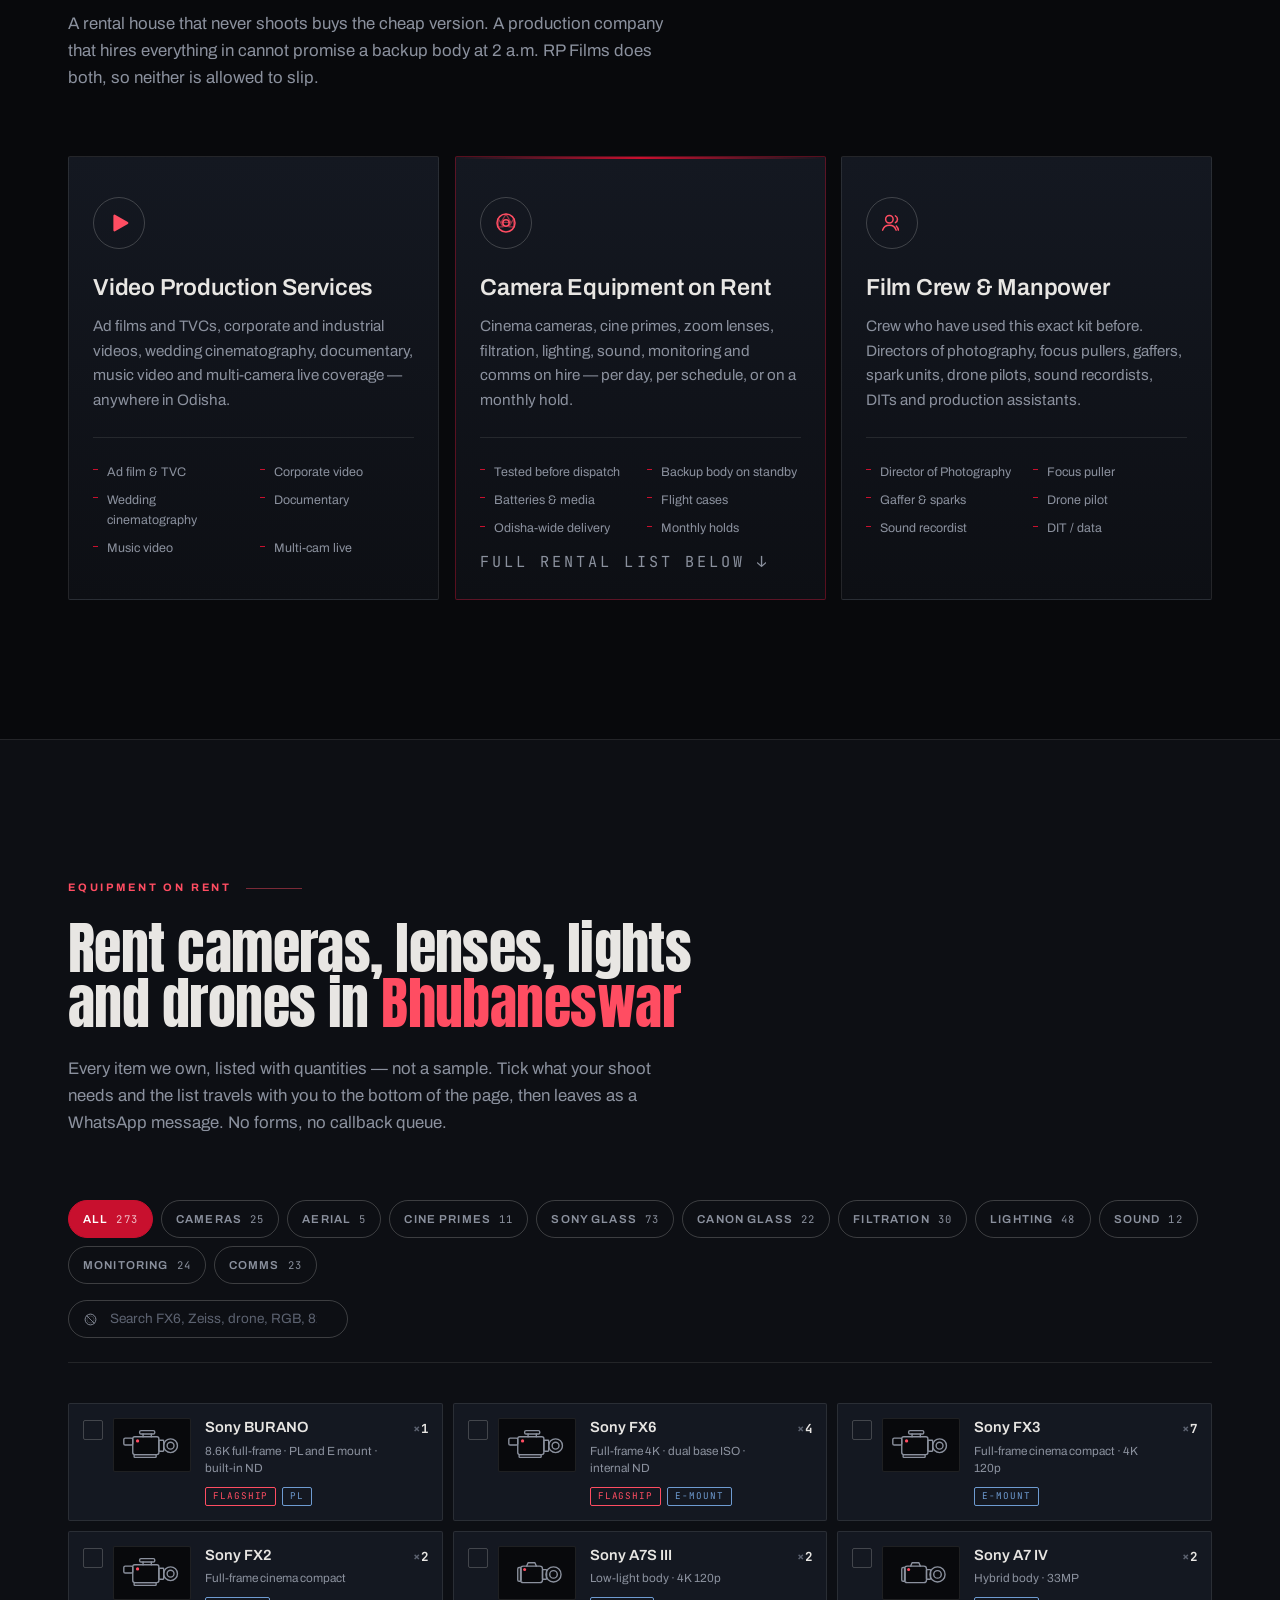
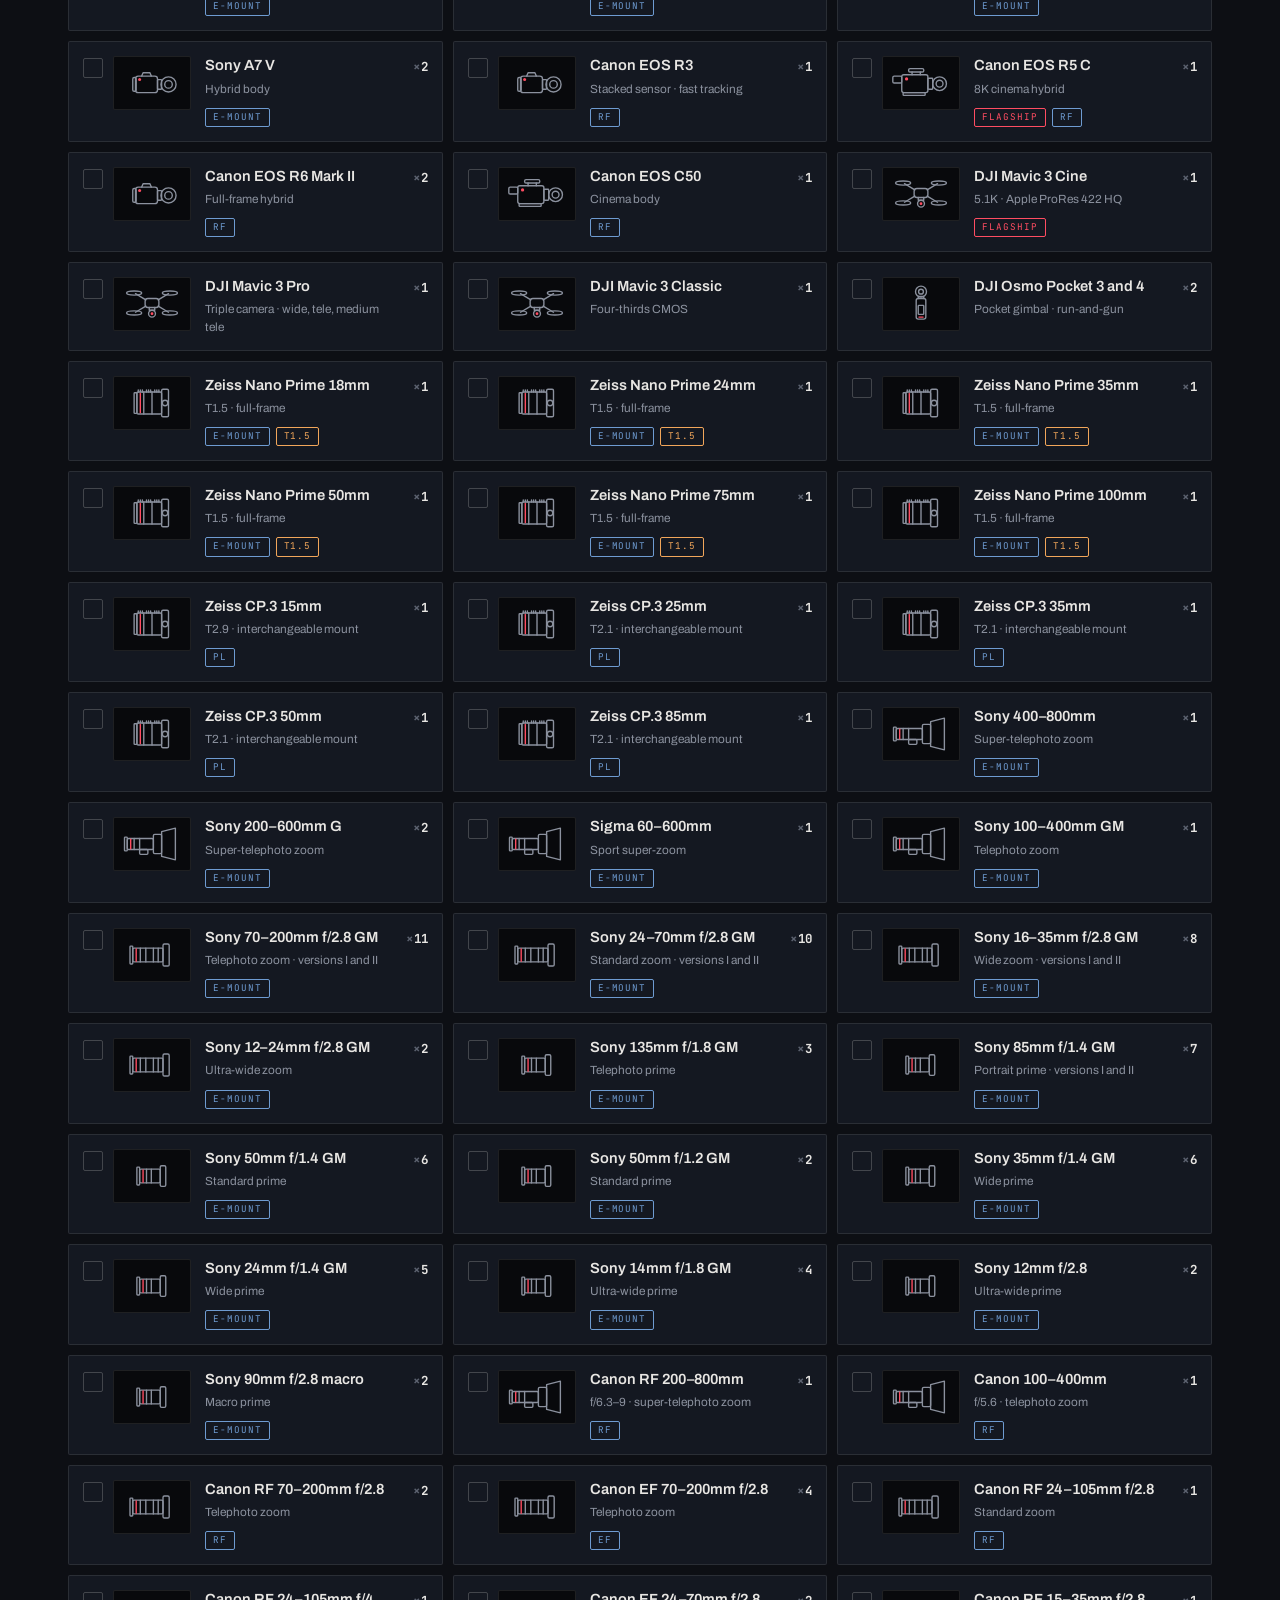
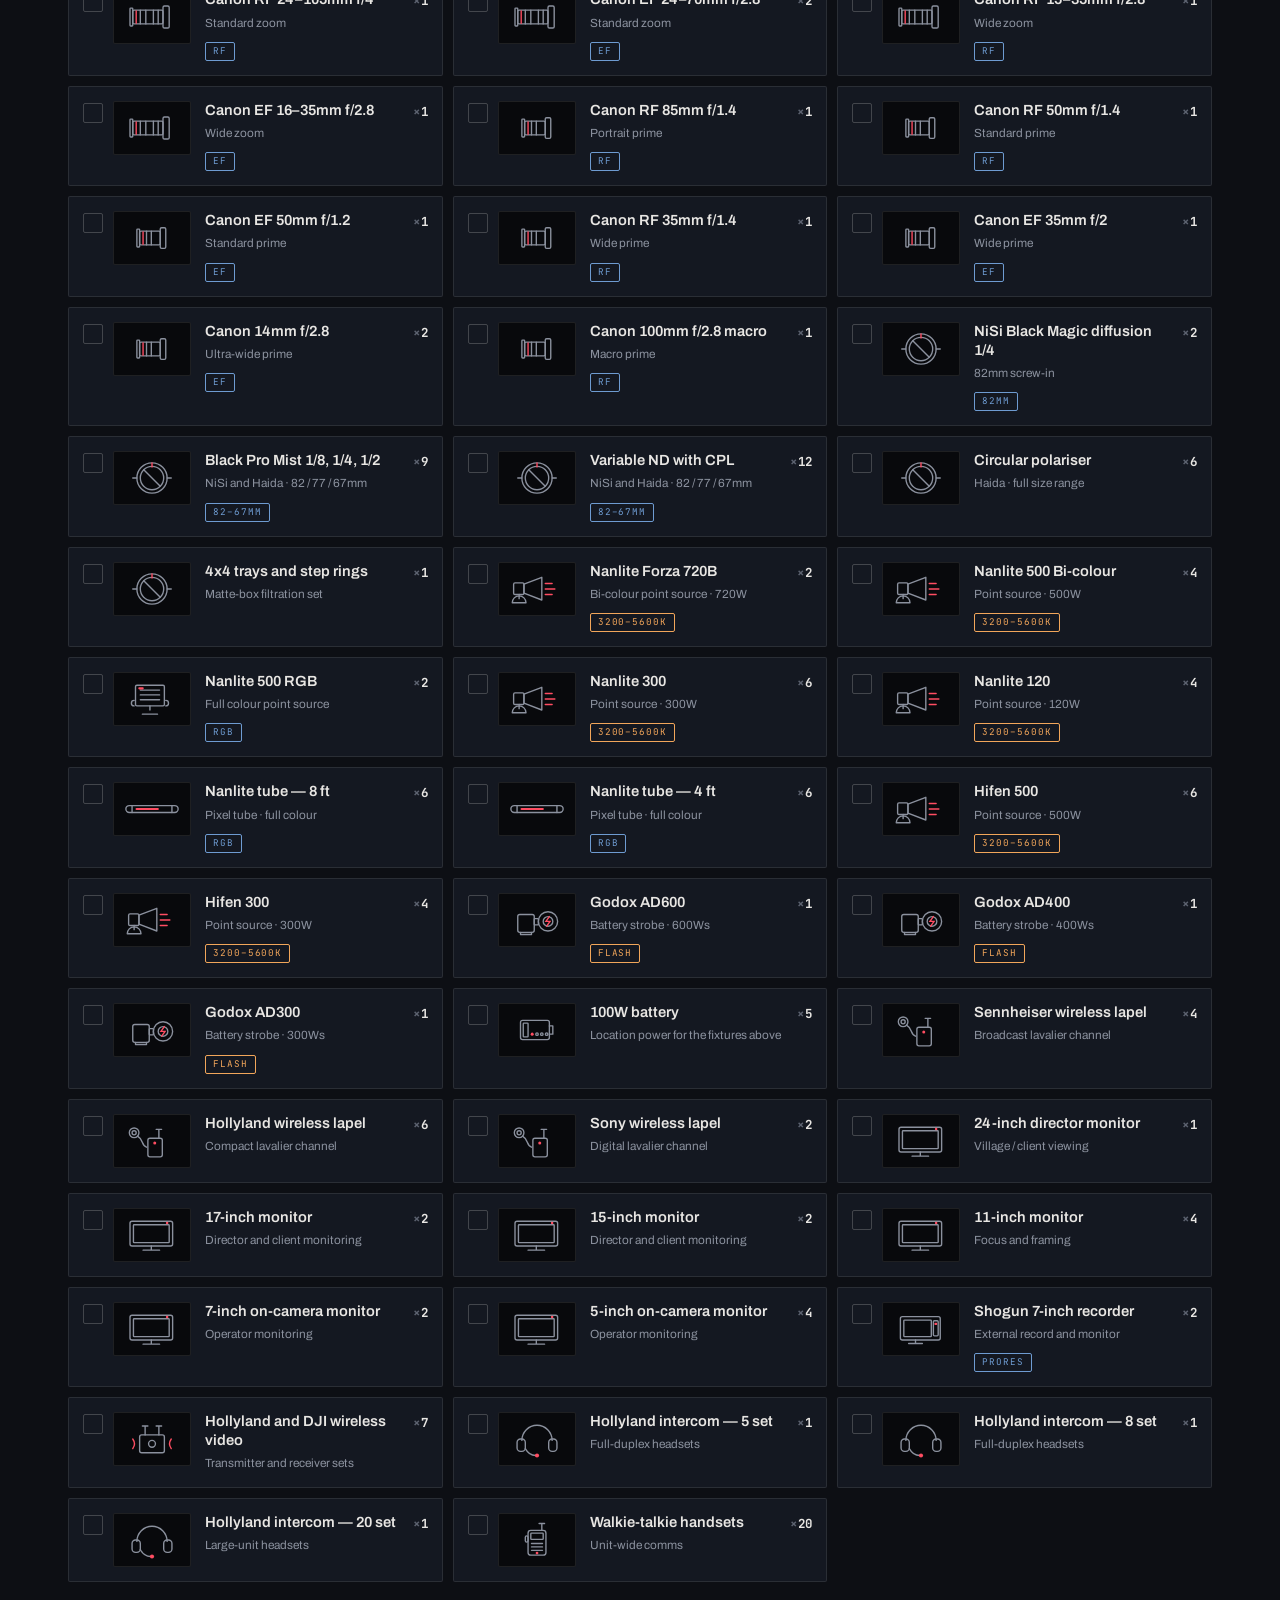
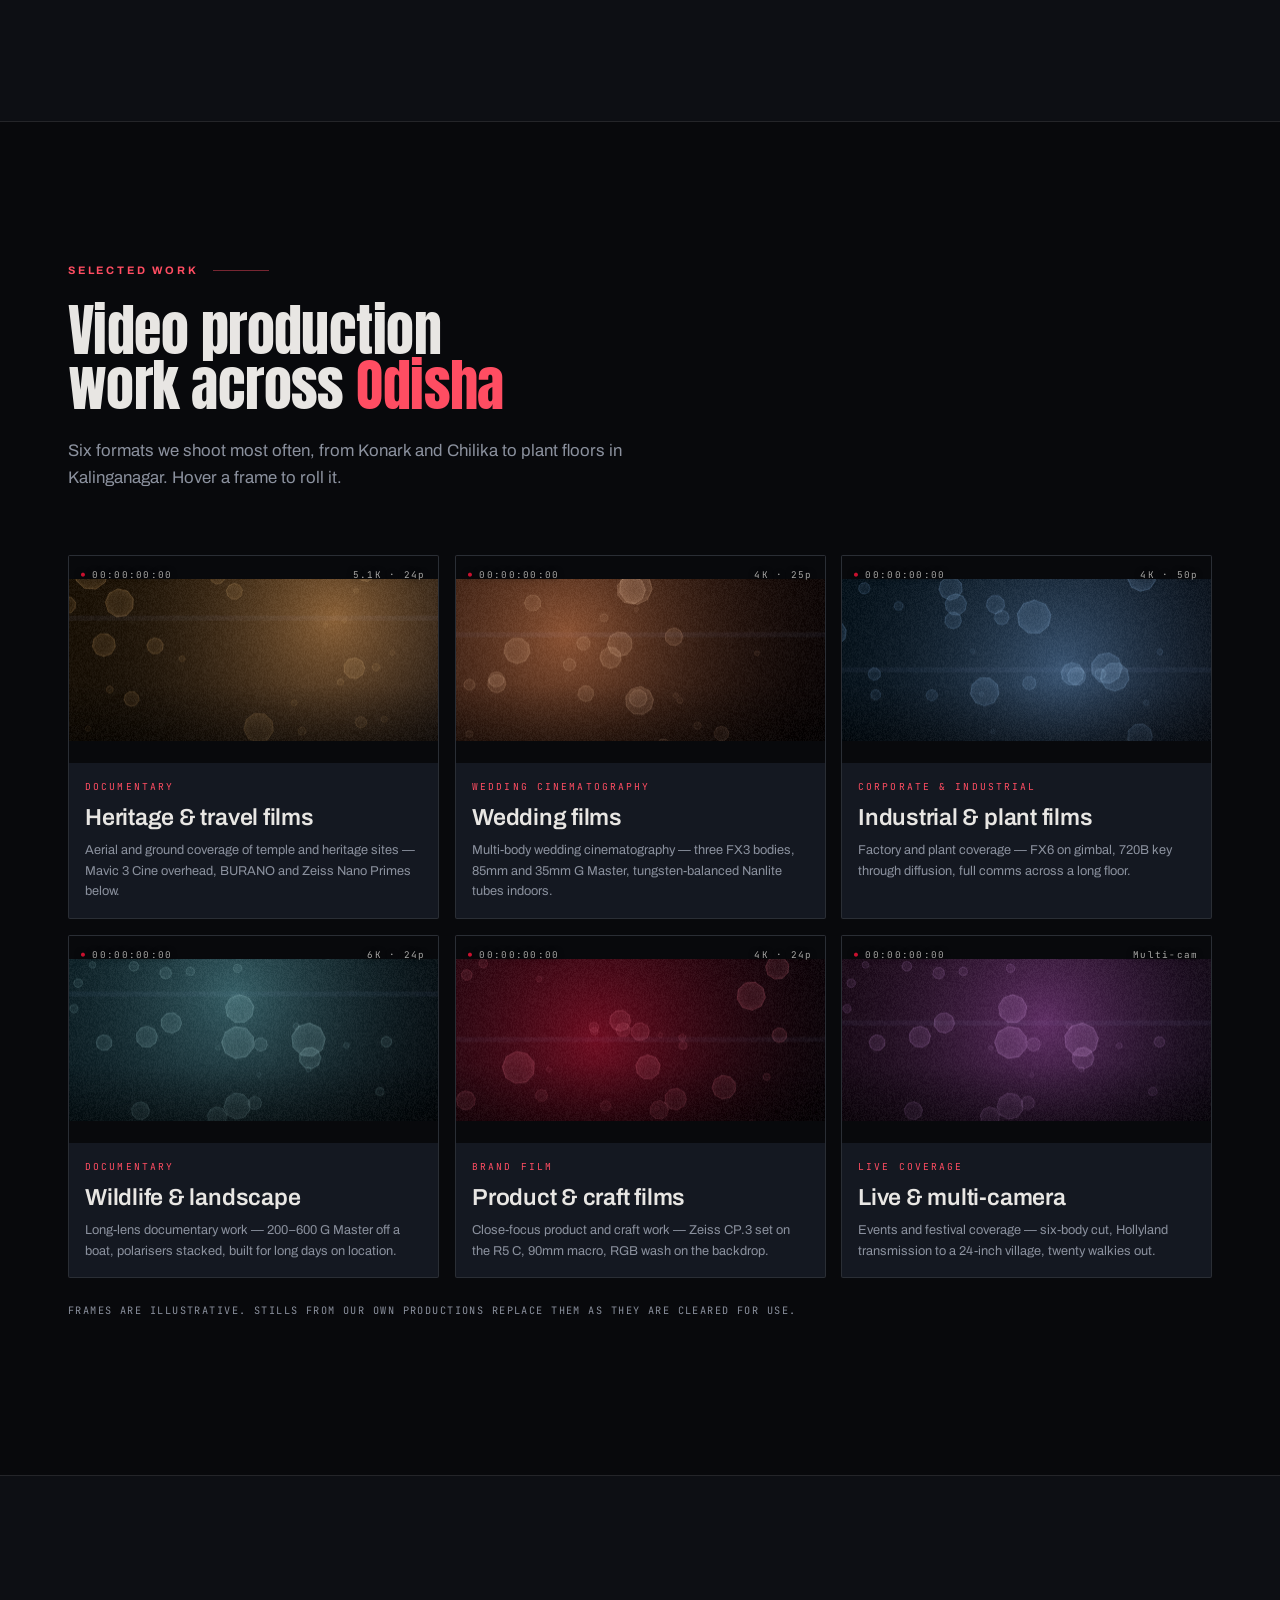
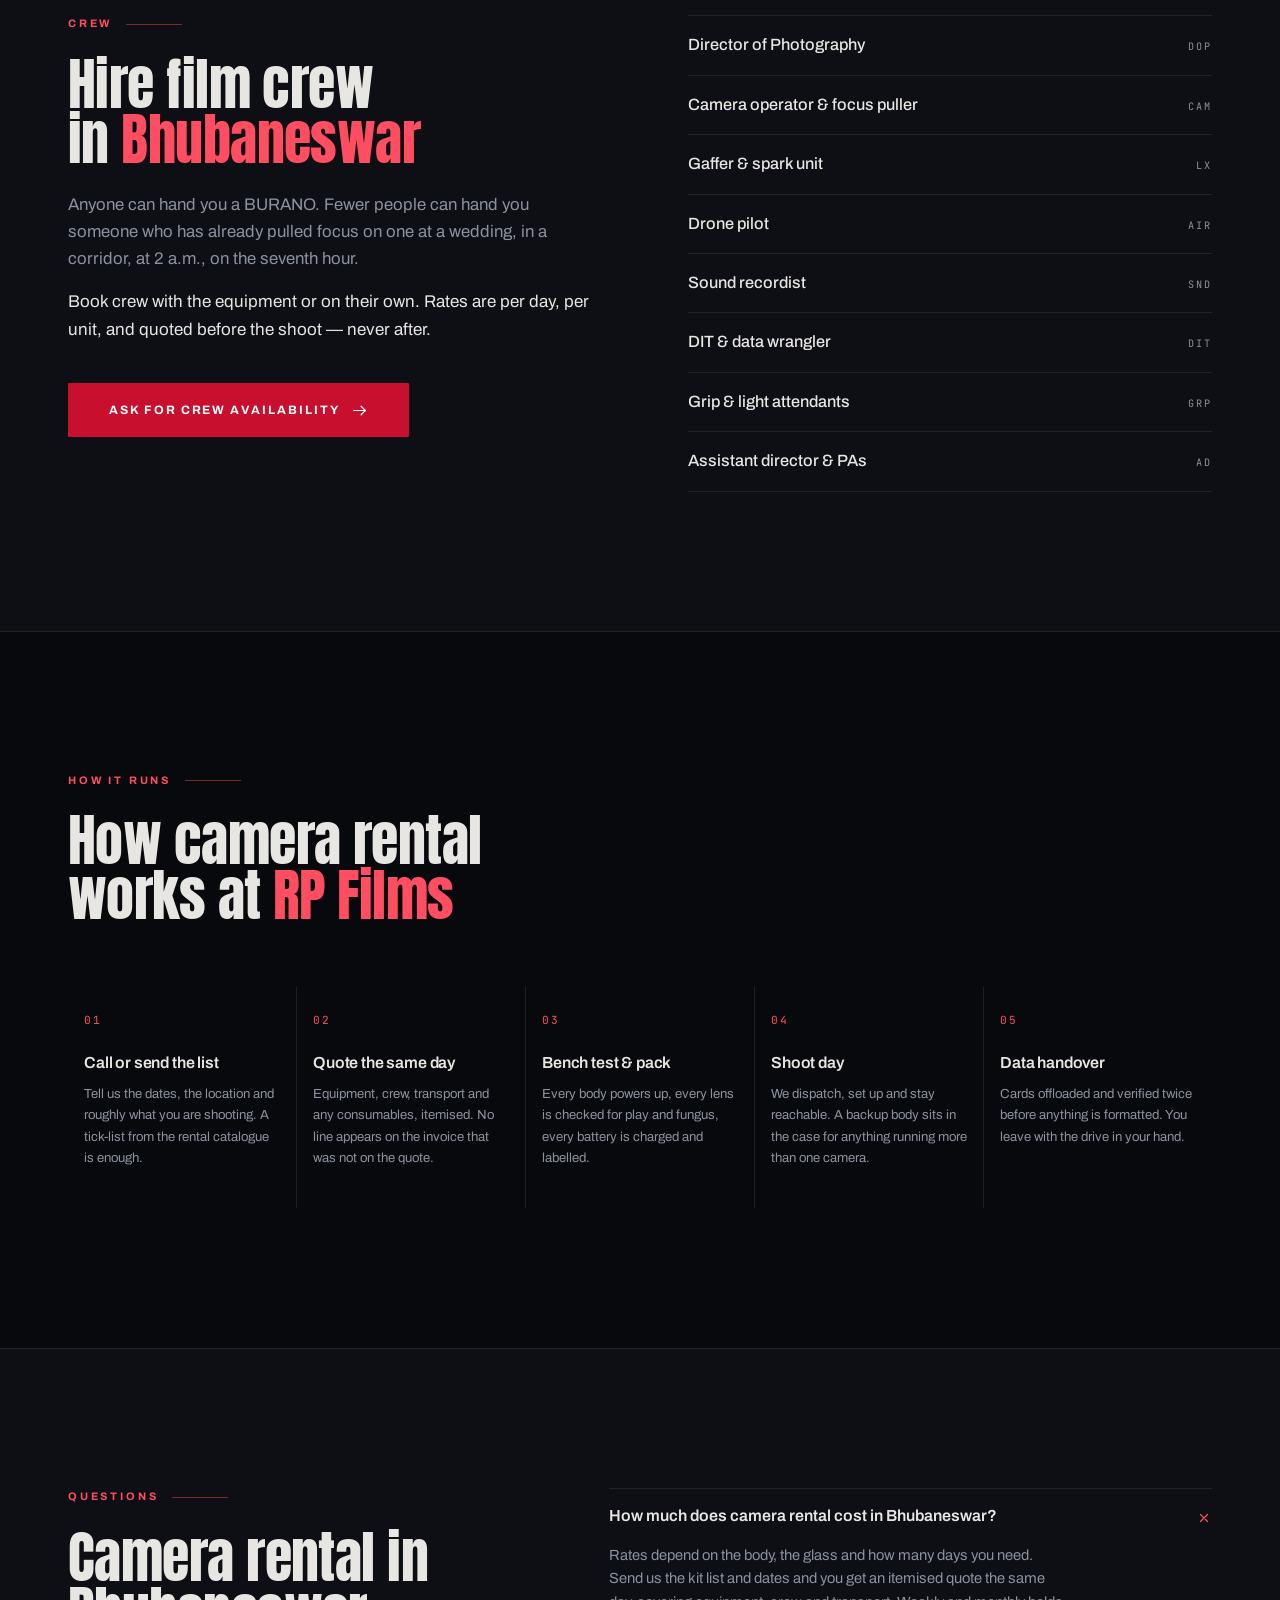
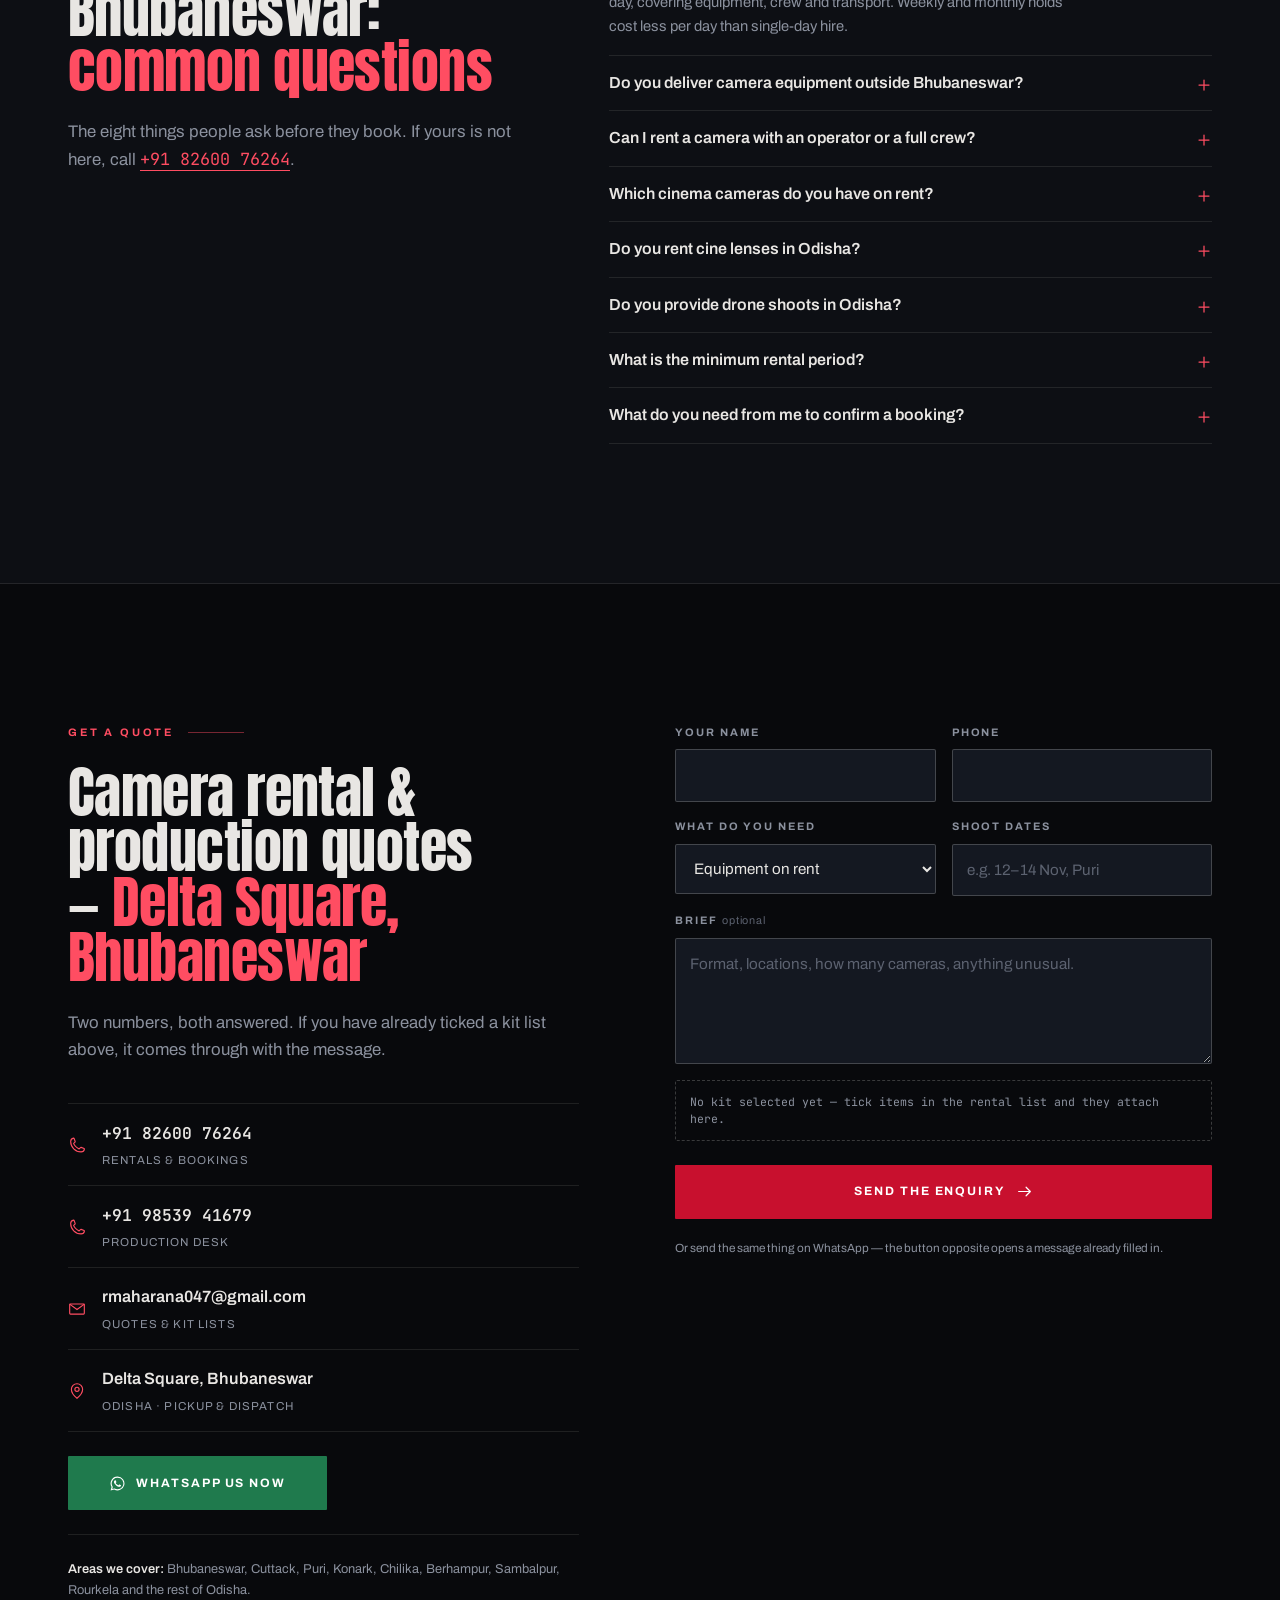
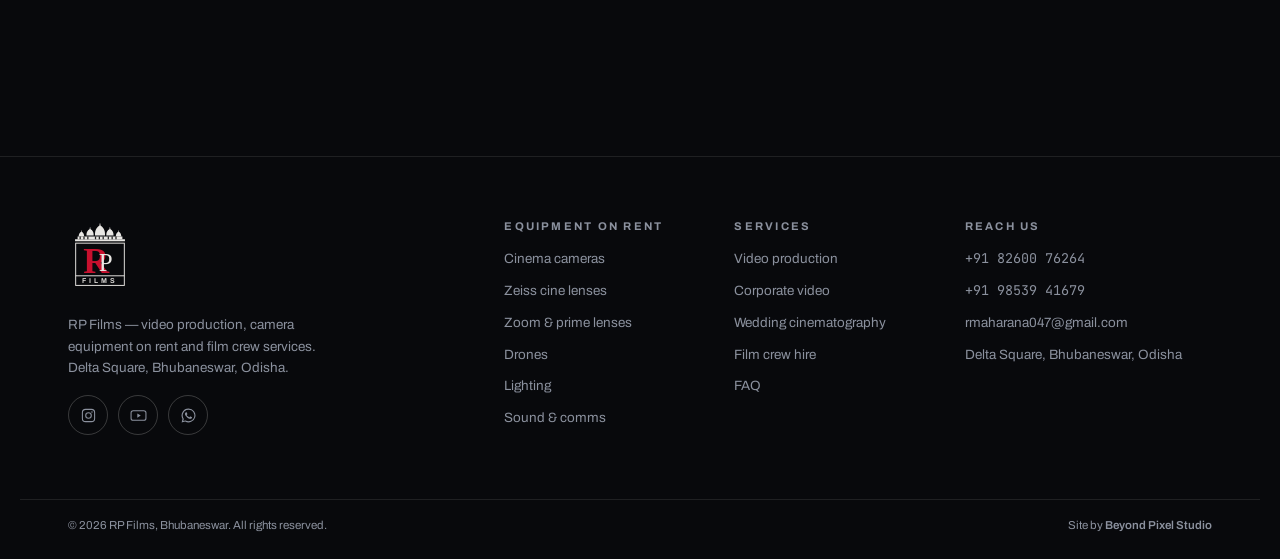
<file: Client Demo/BPS Website Development/r-films/index.html>
<!doctype html>
<html lang="en-IN">
<head>
<meta charset="utf-8">
<meta name="viewport" content="width=device-width, initial-scale=1">
<title>Camera on Rent in Bhubaneswar | Video Production — RP Films</title>
<meta name="description" content="Rent Sony FX6, FX3, BURANO, Zeiss cine lenses, DJI drones and LED lighting in Bhubaneswar. Video production and film crew across Odisha. Call 82600 76264.">
<meta name="keywords" content="camera on rent Bhubaneswar, camera rental Bhubaneswar, video production company Bhubaneswar, film equipment on rent Odisha, cine lens rental Bhubaneswar, drone on rent Bhubaneswar, Sony FX6 rent, Sony FX3 rent, film crew Bhubaneswar">
<meta name="theme-color" content="#08090C">
<meta name="robots" content="index, follow, max-image-preview:large">
<link rel="canonical" href="https://steelblue-narwhal-770307.hostingersite.com/">
<meta property="og:site_name" content="RP Films">
<meta property="og:title" content="Camera on Rent in Bhubaneswar | Video Production — RP Films">
<meta property="og:description" content="25 camera bodies, 106 lenses, 43 lighting fixtures and 5 aerial units on rent at Delta Square, Bhubaneswar. Production and crew across Odisha.">
<meta property="og:type" content="website">
<meta property="og:locale" content="en_IN">
<meta property="og:url" content="https://steelblue-narwhal-770307.hostingersite.com/">
<meta name="twitter:card" content="summary_large_image">
<meta name="geo.region" content="IN-OR">
<meta name="geo.placename" content="Bhubaneswar">
<link rel="preconnect" href="https://fonts.googleapis.com">
<link rel="preconnect" href="https://fonts.gstatic.com" crossorigin>
<link href="https://fonts.googleapis.com/css2?family=Anton&family=Archivo:wght@400;500;600;700&family=JetBrains+Mono:wght@400;700&display=swap" rel="stylesheet">
<link rel="stylesheet" href="assets/css/style.css">
<noscript><style>
  /* Without JS nothing ever sets .is-booted, so undo everything that waits on it. */
  .boot{display:none}
  .hero__title .line>span{translate:0 0}
  body:not(.is-booted) .hero__bars i{height:0}
  .reveal{opacity:1; filter:none; transform:none}
  .vault__tools{display:none}
</style></noscript>
<script type="application/ld+json">
{"@context":"https://schema.org","@graph":[
{"@type":["LocalBusiness","ProfessionalService"],"@id":"https://steelblue-narwhal-770307.hostingersite.com/#business",
"name":"RP Films","alternateName":"RP Films Bhubaneswar",
"description":"Video production company and camera equipment rental house in Bhubaneswar, Odisha. Cinema cameras, cine lenses, drones, lighting, sound and film crew on hire.",
"address":{"@type":"PostalAddress","streetAddress":"Delta Square","addressLocality":"Bhubaneswar","addressRegion":"Odisha","addressCountry":"IN"},
"telephone":["+91-82600-76264","+91-98539-41679"],
"email":"rmaharana047@gmail.com",
"url":"https://steelblue-narwhal-770307.hostingersite.com/",
"priceRange":"$$",
"openingHoursSpecification":[{"@type":"OpeningHoursSpecification","dayOfWeek":["Monday","Tuesday","Wednesday","Thursday","Friday","Saturday","Sunday"],"opens":"09:00","closes":"21:00"}],
"areaServed":[{"@type":"State","name":"Odisha"},{"@type":"City","name":"Bhubaneswar"},{"@type":"City","name":"Cuttack"},{"@type":"City","name":"Puri"},{"@type":"City","name":"Rourkela"},{"@type":"City","name":"Sambalpur"},{"@type":"City","name":"Berhampur"}],
"knowsAbout":["Camera rental","Cinema camera hire","Cine lens rental","Drone cinematography","Video production","Film crew hire","Lighting rental"],
"hasOfferCatalog":{"@type":"OfferCatalog","name":"Equipment on rent","itemListElement":[
{"@type":"OfferCatalog","name":"Cinema cameras — Sony BURANO, FX6, FX3, FX2, Canon R5 C, C50"},
{"@type":"OfferCatalog","name":"Cine lenses — Zeiss Nano Prime T1.5, Zeiss CP.3 PL mount"},
{"@type":"OfferCatalog","name":"Zoom and prime lenses — Sony G Master, Canon RF and EF"},
{"@type":"OfferCatalog","name":"Drones — DJI Mavic 3 Cine, Mavic 3 Pro, Mavic 3 Classic"},
{"@type":"OfferCatalog","name":"Lighting — Nanlite, Hifen, Godox"},
{"@type":"OfferCatalog","name":"Sound, monitoring and comms"},
{"@type":"OfferCatalog","name":"Film crew — DOP, focus puller, gaffer, drone pilot, sound recordist"}]}},
{"@type":"WebSite","@id":"https://steelblue-narwhal-770307.hostingersite.com/#website","url":"https://steelblue-narwhal-770307.hostingersite.com/","name":"RP Films","publisher":{"@id":"https://steelblue-narwhal-770307.hostingersite.com/#business"},"inLanguage":"en-IN"},
{"@type":"FAQPage","@id":"https://steelblue-narwhal-770307.hostingersite.com/#faq","mainEntity":[
{"@type":"Question","name":"How much does camera rental cost in Bhubaneswar?","acceptedAnswer":{"@type":"Answer","text":"Rates depend on the body, the glass and how many days you need. Send us the kit list and dates and you get an itemised quote the same day, covering equipment, crew and transport. Weekly and monthly holds cost less per day than single-day hire."}},
{"@type":"Question","name":"Do you deliver camera equipment outside Bhubaneswar?","acceptedAnswer":{"@type":"Answer","text":"Yes. We dispatch across Odisha — Cuttack, Puri, Konark, Chilika, Berhampur, Sambalpur and Rourkela are all regular runs. Transport is quoted as a separate line so you can see exactly what it costs."}},
{"@type":"Question","name":"Can I rent a camera with an operator or a full crew?","acceptedAnswer":{"@type":"Answer","text":"Yes. You can hire equipment on its own, equipment with an operator, or a full unit — director of photography, focus puller, gaffer and sparks, drone pilot, sound recordist, DIT and production assistants."}},
{"@type":"Question","name":"Which cinema cameras do you have on rent?","acceptedAnswer":{"@type":"Answer","text":"Sony BURANO, four FX6, seven FX3, FX2, A7S III, A7 IV and A7 V bodies, plus Canon EOS R3, R5 C, R6 Mark II and C50 — twenty-five bodies in total."}},
{"@type":"Question","name":"Do you rent cine lenses in Odisha?","acceptedAnswer":{"@type":"Answer","text":"Yes. We carry the Zeiss Nano Prime set at T1.5 (18, 24, 35, 50, 75 and 100mm) and the Zeiss CP.3 PL-mount set (15mm T2.9 and 25, 35, 50, 85mm at T2.1). Proper PL cine glass is rare in Odisha — most shoots here are still cut with stills lenses."}},
{"@type":"Question","name":"Do you provide drone shoots in Odisha?","acceptedAnswer":{"@type":"Answer","text":"Yes. DJI Mavic 3 Cine with Apple ProRes, Mavic 3 Pro and Mavic 3 Classic, flown by our own pilot. Tell us the location at the time of booking so any permissions can be sorted before the shoot day."}},
{"@type":"Question","name":"What is the minimum rental period?","acceptedAnswer":{"@type":"Answer","text":"Tell us the dates and we will confirm the minimum period for that kit when we quote. For long productions we can hold equipment by the week or the month."}},
{"@type":"Question","name":"What do you need from me to confirm a booking?","acceptedAnswer":{"@type":"Answer","text":"The shoot dates, the location and a confirmed kit list to start with. Any ID, deposit and payment terms are set out on the quote before anything is dispatched — nothing appears on the invoice that was not on the quote."}}]}
]}
</script>
</head>
<body>

<a class="skip-link" href="#main">Skip to content</a>

<!-- Inline icon sprite -->
<svg width="0" height="0" style="position:absolute" aria-hidden="true" focusable="false"><defs>
<symbol id="i-cam" viewBox="0 0 256 256"><rect x="16" y="72" width="152" height="112" rx="12" fill="none" stroke="currentColor" stroke-width="16"/><path fill="none" stroke="currentColor" stroke-width="16" stroke-linejoin="round" d="m168 116 56-32v88l-56-32Z"/><circle cx="72" cy="128" r="26" fill="none" stroke="currentColor" stroke-width="16"/><path fill="none" stroke="currentColor" stroke-width="16" stroke-linecap="round" d="M56 48h40"/></symbol>
<symbol id="i-iris" viewBox="0 0 256 256"><circle cx="128" cy="128" r="96" fill="none" stroke="currentColor" stroke-width="16"/><path fill="none" stroke="currentColor" stroke-width="14" stroke-linejoin="round" d="M128 32 76 122h104ZM211 80l-52 90 52 0ZM45 80l52 90-52 0Z" opacity=".55"/><circle cx="128" cy="128" r="34" fill="none" stroke="currentColor" stroke-width="16"/></symbol>
<symbol id="i-light" viewBox="0 0 256 256"><rect x="40" y="40" width="120" height="120" rx="10" fill="none" stroke="currentColor" stroke-width="16"/><path fill="none" stroke="currentColor" stroke-width="16" stroke-linecap="round" d="M160 76h40M160 124h40M100 160v56M72 216h56"/></symbol>
<symbol id="i-filter" viewBox="0 0 256 256"><circle cx="128" cy="128" r="92" fill="none" stroke="currentColor" stroke-width="16"/><circle cx="128" cy="128" r="60" fill="none" stroke="currentColor" stroke-width="10" opacity=".5"/><path fill="none" stroke="currentColor" stroke-width="14" stroke-linecap="round" d="M64 64 192 192"/></symbol>
<symbol id="i-crew" viewBox="0 0 256 256"><circle cx="100" cy="88" r="40" fill="none" stroke="currentColor" stroke-width="16"/><path fill="none" stroke="currentColor" stroke-width="16" stroke-linecap="round" d="M28 204a76 76 0 0 1 144 0M164 52a40 40 0 0 1 0 72M196 204a76 76 0 0 0-22-44"/></symbol>
<symbol id="i-arrow" viewBox="0 0 256 256"><path fill="none" stroke="currentColor" stroke-width="18" stroke-linecap="round" stroke-linejoin="round" d="M40 128h176m-64-64 64 64-64 64"/></symbol>
<symbol id="i-play" viewBox="0 0 256 256"><path fill="currentColor" d="M228 128a12 12 0 0 1-6 10.4l-136 78A12 12 0 0 1 68 206V50a12 12 0 0 1 18-10.4l136 78A12 12 0 0 1 228 128Z"/></symbol>
<symbol id="i-phone" viewBox="0 0 256 256"><path fill="none" stroke="currentColor" stroke-width="16" stroke-linejoin="round" d="m158 184 20-20a8 8 0 0 1 8.4-1.9l42 15a8 8 0 0 1 5 8.4 48 48 0 0 1-47.4 40.5A148 148 0 0 1 38 78a48 48 0 0 1 40.5-47.4 8 8 0 0 1 8.4 5l15 42a8 8 0 0 1-1.9 8.4l-20 20s12 42 78 78Z"/></symbol>
<symbol id="i-mail" viewBox="0 0 256 256"><rect x="24" y="56" width="208" height="144" rx="10" fill="none" stroke="currentColor" stroke-width="16"/><path fill="none" stroke="currentColor" stroke-width="16" stroke-linecap="round" stroke-linejoin="round" d="m28 62 100 74 100-74"/></symbol>
<symbol id="i-pin" viewBox="0 0 256 256"><path fill="none" stroke="currentColor" stroke-width="16" d="M128 232s80-64 80-128a80 80 0 1 0-160 0c0 64 80 128 80 128Z"/><circle cx="128" cy="104" r="30" fill="none" stroke="currentColor" stroke-width="16"/></symbol>
<symbol id="i-wa" viewBox="0 0 256 256"><path fill="currentColor" d="M128 24a104 104 0 0 0-89.6 156.6L24 232l52.9-13.8A104 104 0 1 0 128 24Zm0 192a87.5 87.5 0 0 1-44.6-12.2l-3.2-1.9-31.4 8.2 8.4-30.6-2.1-3.3A88 88 0 1 1 128 216Zm48.3-65.6c-2.6-1.3-15.5-7.7-17.9-8.5s-4.1-1.3-5.9 1.3-6.8 8.5-8.3 10.2-3 2-5.6.7a71.9 71.9 0 0 1-21.2-13.1 79.6 79.6 0 0 1-14.7-18.3c-1.5-2.6-.2-4 1.2-5.3s2.6-3 3.9-4.6a17.9 17.9 0 0 0 2.6-4.3 4.8 4.8 0 0 0-.2-4.6c-.7-1.3-5.9-14.2-8.1-19.4s-4.3-4.5-5.9-4.6h-5a9.7 9.7 0 0 0-7 3.3c-2.4 2.6-9.2 9-9.2 21.9s9.4 25.4 10.7 27.2 18.5 28.3 44.9 39.7a150 150 0 0 0 15 5.5c6.3 2 12 1.7 16.5 1a27 27 0 0 0 17.7-12.5c2.2-4 2.2-7.3 1.5-8.1s-2.3-1.4-4.9-2.6Z"/></symbol>
<symbol id="i-ig" viewBox="0 0 256 256"><rect x="36" y="36" width="184" height="184" rx="48" fill="none" stroke="currentColor" stroke-width="16"/><circle cx="128" cy="128" r="42" fill="none" stroke="currentColor" stroke-width="16"/><circle cx="180" cy="76" r="11" fill="currentColor"/></symbol>
<symbol id="i-yt" viewBox="0 0 256 256"><rect x="16" y="56" width="224" height="144" rx="32" fill="none" stroke="currentColor" stroke-width="16"/><path fill="currentColor" d="m110 96 52 32-52 32Z"/></symbol>
<symbol id="i-check" viewBox="0 0 256 256"><path fill="none" stroke="currentColor" stroke-width="20" stroke-linecap="round" stroke-linejoin="round" d="m216 72-112 112-64-64"/></symbol>
<symbol id="i-menu" viewBox="0 0 256 256"><path fill="none" stroke="currentColor" stroke-width="18" stroke-linecap="round" d="M40 80h176M40 128h176M40 176h176"/></symbol>
<symbol id="i-close" viewBox="0 0 256 256"><path fill="none" stroke="currentColor" stroke-width="18" stroke-linecap="round" d="m64 64 128 128M192 64 64 192"/></symbol>
<symbol id="i-clock" viewBox="0 0 256 256"><circle cx="128" cy="128" r="94" fill="none" stroke="currentColor" stroke-width="16"/><path fill="none" stroke="currentColor" stroke-width="16" stroke-linecap="round" d="M128 72v56h48"/></symbol>
<symbol id="i-plus" viewBox="0 0 256 256"><path fill="none" stroke="currentColor" stroke-width="20" stroke-linecap="round" d="M128 48v160M48 128h160"/></symbol>

<!-- The RP Films mark, rebuilt as vector so it can be animated and printed at any size -->
<symbol id="logo-mark" viewBox="0 0 200 210">
  <g class="mk-domes" fill="currentColor">
    <path d="M100 4c1.2 3.6 1.6 6.4 1.6 9.2 8.6 5.6 14 14.4 14 24.8v6h-31.2v-6c0-10.4 5.4-19.2 14-24.8 0-2.8.4-5.6 1.6-9.2Z"/>
    <path d="M69 17c.9 2.6 1.2 4.6 1.2 6.6 6.2 4 10 10.4 10 17.9V44H57.8v-2.5c0-7.5 3.8-13.9 10-17.9 0-2 .3-4 1.2-6.6Z"/>
    <path d="M131 17c.9 2.6 1.2 4.6 1.2 6.6 6.2 4 10 10.4 10 17.9V44h-22.4v-2.5c0-7.5 3.8-13.9 10-17.9 0-2 .3-4 1.2-6.6Z"/>
    <path d="M42 27c.7 2 .9 3.5.9 5 4.7 3 7.6 7.8 7.6 13.4V47H33.5v-1.6c0-5.6 2.9-10.4 7.6-13.4 0-1.5.2-3 .9-5Z"/>
    <path d="M158 27c.7 2 .9 3.5.9 5 4.7 3 7.6 7.8 7.6 13.4V47h-17v-1.6c0-5.6 2.9-10.4 7.6-13.4 0-1.5.2-3 .9-5Z"/>
    <path d="M30 47h140v9H30z"/>
    <path d="M22 56h156v6H22z"/>
    <path d="M36 47.5h4V56h-4zm12 0h4V56h-4zm12 0h4V56h-4zm88 0h4V56h-4zm-12 0h4V56h-4zm-12 0h4V56h-4z" fill="#000" opacity=".85"/>
    <path d="M84 47.5h4V56h-4zm12 0h4V56h-4zm12 0h4V56h-4z" fill="#000" opacity=".85"/>
  </g>
  <rect class="mk-frame" x="24" y="68" width="152" height="132" fill="none" stroke="currentColor" stroke-width="3"/>
  <text class="mk-r" x="88" y="162" text-anchor="middle">R</text>
  <text class="mk-p" x="118" y="156" text-anchor="middle">P</text>
  <path class="mk-rule" d="M24 170h152" stroke="currentColor" stroke-width="3"/>
  <text class="mk-films" x="100" y="192" text-anchor="middle">FILMS</text>
</symbol>

<!-- Equipment illustrations. Technical line drawings rather than photographs:
     they stay sharp at any size, weigh nothing, and cannot show kit we do not own.
     Each carries one crimson accent on the part you actually look at. -->
<symbol id="g-cine" viewBox="0 0 96 64"><g fill="none" stroke="currentColor" stroke-width="2" stroke-linejoin="round" stroke-linecap="round"><rect x="20" y="20" width="38" height="26" rx="3"/><rect x="30" y="11" width="22" height="5" rx="2"/><path d="M35 16v4M47 16v4"/><rect x="7" y="22" width="13" height="10" rx="2"/><rect x="22" y="46" width="32" height="4" rx="1"/><rect x="58" y="25" width="7" height="16" rx="1"/><circle cx="75" cy="33" r="10"/><circle cx="75" cy="33" r="5"/></g><circle style="fill:var(--crimson-text)" cx="27" cy="26" r="2.4"/></symbol>
<symbol id="g-mirrorless" viewBox="0 0 96 64"><g fill="none" stroke="currentColor" stroke-width="2" stroke-linejoin="round" stroke-linecap="round"><rect x="24" y="22" width="32" height="24" rx="4"/><path d="M33 22l2-5h10l2 5"/><rect x="20" y="24" width="5" height="20" rx="2"/><rect x="56" y="27" width="6" height="14" rx="1"/><circle cx="72" cy="34" r="11"/><circle cx="72" cy="34" r="5.5"/></g><circle style="fill:var(--crimson-text)" cx="30" cy="27" r="2.2"/></symbol>
<symbol id="g-drone" viewBox="0 0 96 64"><g fill="none" stroke="currentColor" stroke-width="2" stroke-linejoin="round" stroke-linecap="round"><rect x="38" y="24" width="20" height="13" rx="4"/><path d="M39 26 24 17M57 26 72 17M39 35 24 44M57 35 72 44"/><ellipse cx="22" cy="16" rx="11" ry="3"/><ellipse cx="74" cy="16" rx="11" ry="3"/><ellipse cx="22" cy="45" rx="11" ry="3"/><ellipse cx="74" cy="45" rx="11" ry="3"/><path d="M44 37v4h8v-4"/><circle cx="48" cy="46" r="5"/></g><circle style="fill:var(--crimson-text)" cx="48" cy="46" r="2"/></symbol>
<symbol id="g-pocket" viewBox="0 0 96 64"><g fill="none" stroke="currentColor" stroke-width="2" stroke-linejoin="round" stroke-linecap="round"><rect x="41" y="24" width="14" height="30" rx="3"/><rect x="44" y="34" width="8" height="13" rx="1"/><path d="M44 24v-3h8v3"/><circle cx="48" cy="14" r="8"/><circle cx="48" cy="14" r="3.5"/></g><rect style="fill:var(--crimson-text)" x="44" y="50" width="8" height="2" rx="1"/></symbol>
<symbol id="g-prime" viewBox="0 0 96 64"><g fill="none" stroke="currentColor" stroke-width="2" stroke-linejoin="round" stroke-linecap="round"><rect x="26" y="19" width="4" height="26" rx="1"/><rect x="30" y="22" width="30" height="20" rx="2"/><path d="M40 22v20M47 22v20"/><rect x="60" y="17" width="8" height="30" rx="2"/></g><path fill="none" stroke-width="2" stroke-linecap="round" style="stroke:var(--crimson-text)" d="M35 23v18"/></symbol>
<symbol id="g-zoom" viewBox="0 0 96 64"><g fill="none" stroke="currentColor" stroke-width="2" stroke-linejoin="round" stroke-linecap="round"><rect x="16" y="19" width="4" height="26" rx="1"/><rect x="20" y="22" width="44" height="20" rx="2"/><path d="M31 22v20M39 22v20M50 22v20M57 22v20"/><rect x="64" y="16" width="9" height="32" rx="2"/></g><path fill="none" stroke-width="2" stroke-linecap="round" style="stroke:var(--crimson-text)" d="M25 23v18"/></symbol>
<symbol id="g-tele" viewBox="0 0 96 64"><g fill="none" stroke="currentColor" stroke-width="2" stroke-linejoin="round" stroke-linecap="round"><rect x="8" y="22" width="4" height="20" rx="1"/><rect x="12" y="24" width="38" height="16" rx="2"/><path d="M22 24v16M30 24v16"/><rect x="50" y="18" width="12" height="28" rx="2"/><path d="M62 14 82 9v46l-20-5z"/><rect x="30" y="40" width="12" height="7" rx="1.5"/></g><path fill="none" stroke-width="2" stroke-linecap="round" style="stroke:var(--crimson-text)" d="M17 25v14"/></symbol>
<symbol id="g-cinelens" viewBox="0 0 96 64"><g fill="none" stroke="currentColor" stroke-width="2" stroke-linejoin="round" stroke-linecap="round"><rect x="22" y="17" width="4" height="30" rx="1"/><rect x="26" y="16" width="36" height="32" rx="2"/><path d="M36 16v32M48 16v32"/><path d="M28 16v-3M31 16v-3M34 16v-3M40 16v-3M43 16v-3M46 16v-3M52 16v-3M55 16v-3M58 16v-3"/><rect x="62" y="12" width="10" height="40" rx="2"/><circle cx="67" cy="32" r="4"/></g><path fill="none" stroke-width="2" stroke-linecap="round" style="stroke:var(--crimson-text)" d="M31 18v28"/></symbol>
<symbol id="g-filter" viewBox="0 0 96 64"><g fill="none" stroke="currentColor" stroke-width="2" stroke-linejoin="round" stroke-linecap="round"><circle cx="48" cy="32" r="22"/><circle cx="48" cy="32" r="17"/><path d="M36 20 60 44"/><path d="M26 32h-6M76 32h-6"/></g><path fill="none" stroke-width="2" stroke-linecap="round" style="stroke:var(--crimson-text)" d="M48 10v6"/></symbol>
<symbol id="g-point" viewBox="0 0 96 64"><g fill="none" stroke="currentColor" stroke-width="2" stroke-linejoin="round" stroke-linecap="round"><rect x="14" y="23" width="15" height="17" rx="2"/><path d="M29 25 55 15v33L29 38z"/><path d="M22 40v6M12 52h20M12 52a10 10 0 0 1 20 0"/></g><path fill="none" stroke-width="2" stroke-linecap="round" style="stroke:var(--crimson-text)" d="M60 24h10M60 32h14M60 40h10"/></symbol>
<symbol id="g-panel" viewBox="0 0 96 64"><g fill="none" stroke="currentColor" stroke-width="2" stroke-linejoin="round" stroke-linecap="round"><rect x="24" y="12" width="42" height="30" rx="2"/><path d="M31 19h28M31 26h28M31 33h28"/><path d="M45 42v6M34 54h22M22 42a4 4 0 0 1 0-8M68 42a4 4 0 0 0 0-8"/></g><rect style="fill:var(--crimson-text)" x="28" y="15" width="8" height="3" rx="1.5"/></symbol>
<symbol id="g-tube" viewBox="0 0 96 64"><g fill="none" stroke="currentColor" stroke-width="2" stroke-linejoin="round" stroke-linecap="round"><rect x="10" y="27" width="76" height="10" rx="5"/><path d="M19 27v10M77 27v10"/></g><rect style="fill:var(--crimson-text)" x="24" y="30.5" width="34" height="3" rx="1.5"/></symbol>
<symbol id="g-strobe" viewBox="0 0 96 64"><g fill="none" stroke="currentColor" stroke-width="2" stroke-linejoin="round" stroke-linecap="round"><rect x="20" y="24" width="24" height="26" rx="3"/><rect x="44" y="30" width="6" height="9" rx="1"/><circle cx="64" cy="34" r="14"/><circle cx="64" cy="34" r="7"/><path d="M24 50v3h16v-3"/></g><path fill="none" stroke-width="2" stroke-linecap="round" style="stroke:var(--crimson-text)" d="M66 27l-5 7h6l-5 7"/></symbol>
<symbol id="g-battery" viewBox="0 0 96 64"><g fill="none" stroke="currentColor" stroke-width="2" stroke-linejoin="round" stroke-linecap="round"><rect x="24" y="18" width="42" height="28" rx="3"/><rect x="28" y="22" width="7" height="20" rx="1"/><path d="M66 26h5v12h-5"/><circle cx="48" cy="38" r="1.8"/><circle cx="55" cy="38" r="1.8"/><circle cx="62" cy="38" r="1.8"/></g><circle style="fill:var(--crimson-text)" cx="41" cy="38" r="2.2"/></symbol>
<symbol id="g-mic" viewBox="0 0 96 64"><g fill="none" stroke="currentColor" stroke-width="2" stroke-linejoin="round" stroke-linecap="round"><circle cx="22" cy="20" r="7"/><circle cx="22" cy="20" r="3"/><path d="M27 25c9 5 5 13 13 16"/><rect x="42" y="28" width="21" height="27" rx="3"/><path d="M58 28V15M54 15h8"/></g><circle style="fill:var(--crimson-text)" cx="52" cy="35" r="2.2"/></symbol>
<symbol id="g-monitor" viewBox="0 0 96 64"><g fill="none" stroke="currentColor" stroke-width="2" stroke-linejoin="round" stroke-linecap="round"><rect x="16" y="12" width="62" height="36" rx="3"/><rect x="21" y="17" width="52" height="26" rx="1"/><path d="M47 48v6M35 54h24"/></g><circle style="fill:var(--crimson-text)" cx="70" cy="14.5" r="1.8"/></symbol>
<symbol id="g-recorder" viewBox="0 0 96 64"><g fill="none" stroke="currentColor" stroke-width="2" stroke-linejoin="round" stroke-linecap="round"><rect x="18" y="14" width="58" height="34" rx="3"/><rect x="23" y="19" width="40" height="24" rx="1"/><rect x="66" y="20" width="7" height="22" rx="1.5"/><path d="M40 48v5M30 53h20"/></g><rect style="fill:var(--crimson-text)" x="67.5" y="23" width="4" height="3" rx="1"/></symbol>
<symbol id="g-tx" viewBox="0 0 96 64"><g fill="none" stroke="currentColor" stroke-width="2" stroke-linejoin="round" stroke-linecap="round"><rect x="30" y="26" width="36" height="26" rx="3"/><path d="M38 26V13M34 13h8M58 26V13M54 13h8"/><circle cx="48" cy="39" r="5"/></g><path fill="none" stroke-width="2" stroke-linecap="round" style="stroke:var(--crimson-text)" d="M20 32a12 12 0 0 1 0 14M76 32a12 12 0 0 0 0 14"/></symbol>
<symbol id="g-walkie" viewBox="0 0 96 64"><g fill="none" stroke="currentColor" stroke-width="2" stroke-linejoin="round" stroke-linecap="round"><rect x="35" y="18" width="26" height="36" rx="4"/><path d="M55 18V8M51 8h8"/><rect x="39" y="22" width="18" height="9" rx="1"/><path d="M40 37h16M40 42h16M40 47h16"/><rect x="31" y="26" width="4" height="9" rx="2"/></g><circle style="fill:var(--crimson-text)" cx="48" cy="51" r="2"/></symbol>
<symbol id="g-headset" viewBox="0 0 96 64"><g fill="none" stroke="currentColor" stroke-width="2" stroke-linejoin="round" stroke-linecap="round"><path d="M26 34a22 22 0 0 1 44 0"/><rect x="19" y="32" width="12" height="18" rx="5"/><rect x="65" y="32" width="12" height="18" rx="5"/><path d="M31 46c5 9 11 10 15 10"/></g><circle style="fill:var(--crimson-text)" cx="48" cy="56" r="3"/></symbol>
</defs></svg>

<!-- ============ PRELOADER ============ -->
<div class="boot" id="boot" role="status" aria-label="Loading RP Films">
  <svg class="boot__iris" viewBox="0 0 200 200" aria-hidden="true">
    <g class="boot__blades" fill="none" stroke="rgba(232,230,227,.14)" stroke-width=".6">
      <circle cx="100" cy="100" r="86"/><circle cx="100" cy="100" r="70"/>
      <path d="M100 14 46 92h108ZM185 62l-54 92 54 0ZM15 62l54 92-54 0Z" opacity=".5"/>
    </g>
  </svg>
  <svg class="boot__mark" viewBox="0 0 200 210" aria-hidden="true"><use href="#logo-mark"/></svg>
  <div class="boot__bar"><span id="bootFill"></span></div>
  <p class="boot__meta"><span id="bootPct">00</span> · loading inventory</p>
</div>

<div class="topbar" id="topbar">

  <header class="header" id="header">
    <div class="container header__inner">
      <a class="logo" href="#top" aria-label="RP Films — camera rental and video production in Bhubaneswar, home">
        <svg class="logo__mark" viewBox="0 0 200 210" aria-hidden="true"><use href="#logo-mark"/></svg>
        <span class="logo__type"><b>RP FILMS</b><i>Production · Rental · Crew</i></span>
      </a>
      <nav class="nav" aria-label="Primary">
        <a href="#services">Services</a>
        <a href="#vault">Equipment</a>
        <a href="#work">Work</a>
        <a href="#crew">Crew</a>
        <a href="#faq">FAQ</a>
        <a href="#contact">Contact</a>
      </nav>
      <a class="btn btn--primary header__cta" href="#contact">Get a quote</a>
      <button class="nav-toggle" id="navToggle" aria-expanded="false" aria-controls="mobileNav">
        <svg aria-hidden="true"><use href="#i-menu"/></svg><span class="sr-only">Open menu</span>
      </button>
    </div>
  </header>

  <div class="drawer" id="mobileNav" hidden>
    <div class="drawer__head">
      <svg class="logo__mark" viewBox="0 0 200 210" aria-hidden="true"><use href="#logo-mark"/></svg>
      <button class="nav-toggle" id="navClose"><svg aria-hidden="true"><use href="#i-close"/></svg><span class="sr-only">Close menu</span></button>
    </div>
    <nav class="drawer__nav" aria-label="Mobile">
      <a href="#services">Services</a>
      <a href="#vault">Equipment on rent</a>
      <a href="#work">Work</a>
      <a href="#crew">Film crew</a>
      <a href="#faq">FAQ</a>
      <a href="#contact">Contact</a>
    </nav>
    <div class="drawer__foot">
      <a class="btn btn--primary btn--block" href="#contact">Get a quote</a>
      <a class="drawer__tel" href="tel:+918260076264"><svg aria-hidden="true"><use href="#i-phone"/></svg> +91 82600 76264</a>
    </div>
  </div>
</div>

<!-- Focus-distance rail: the witness mark tracks how deep you are in the page -->
<div class="rail" id="rail" aria-hidden="true">
  <span class="rail__line"></span>
  <span class="rail__mark" id="railMark"></span>
  <ul class="rail__scale">
    <li>0.6</li><li>0.8</li><li>1</li><li>1.5</li><li>3</li><li>10</li><li>&#8734;</li>
  </ul>
  <span class="rail__unit">m</span>
</div>

<main id="main">

<!-- ============ HERO ============ -->
<section class="hero" id="top">
  <canvas class="hero__gl" id="heroGL" aria-hidden="true"></canvas>
  <div class="hero__grain" aria-hidden="true"></div>
  <div class="hero__bars" aria-hidden="true"><i></i><i></i></div>

  <div class="container hero__inner">
    <p class="eyebrow">Delta Square, Bhubaneswar · Serving all of Odisha</p>
    <h1 class="hero__title">
      <span class="line"><span>Camera Rental &amp;</span></span>
      <span class="line"><span>Video Production in</span></span>
      <span class="line"><span><em>Bhubaneswar</em></span></span>
    </h1>
    <p class="hero__sub">RP Films rents professional cinema cameras, cine lenses, drones, lighting
      and sound across Odisha — and shoots on the same kit. <strong>25 camera bodies, 106 lenses,
      43 lighting fixtures</strong> and a full film crew, ready to roll from Delta Square.</p>
    <div class="hero__actions">
      <a class="btn btn--primary" href="#vault">See equipment on rent <svg aria-hidden="true"><use href="#i-arrow"/></svg></a>
      <a class="btn btn--ghost" href="#contact">Get a quote today</a>
    </div>
    <div class="hero__meta">
      <span><svg aria-hidden="true"><use href="#i-cam"/></svg>Sony BURANO · FX6 · FX3 · Canon C50 · Zeiss cine</span>
      <span><svg aria-hidden="true"><use href="#i-clock"/></svg>Same-day quote, 7 days a week</span>
      <span><svg aria-hidden="true"><use href="#i-pin"/></svg>Delivery across Odisha</span>
    </div>
  </div>

  <a class="hero__scroll" href="#services" aria-label="Scroll to services">
    <span class="hero__scroll-tick"></span><span class="mono">REC</span>
  </a>
</section>

<!-- ============ BRAND TICKER ============ -->
<div class="ticker" aria-label="Equipment brands available on rent">
  <div class="ticker__row" id="tickerRow">
    <span>SONY</span><i>·</i><span>ZEISS</span><i>·</i><span>CANON</span><i>·</i><span>DJI</span><i>·</i>
    <span>NANLITE</span><i>·</i><span>SENNHEISER</span><i>·</i><span>HOLLYLAND</span><i>·</i>
    <span>GODOX</span><i>·</i><span>ATOMOS</span><i>·</i><span>SIGMA</span><i>·</i><span>NiSi</span><i>·</i><span>HAIDA</span><i>·</i>
  </div>
</div>

<!-- ============ COUNTERS ============ -->
<section class="tally" aria-label="Rental inventory at a glance">
  <div class="container tally__grid">
    <div class="tally__item reveal"><div class="tally__num mono" data-count="25">0</div><div class="tally__label">Camera bodies</div></div>
    <div class="tally__item reveal"><div class="tally__num mono" data-count="106">0</div><div class="tally__label">Lenses on the shelf</div></div>
    <div class="tally__item reveal"><div class="tally__num mono" data-count="43">0</div><div class="tally__label">Lighting fixtures</div></div>
    <div class="tally__item reveal"><div class="tally__num mono" data-count="17">0</div><div class="tally__label">Monitors</div></div>
    <div class="tally__item reveal"><div class="tally__num mono" data-count="5">0</div><div class="tally__label">Aerial units</div></div>
    <div class="tally__item reveal"><div class="tally__num mono" data-count="20">0</div><div class="tally__label">Walkie-talkies</div></div>
  </div>
</section>

<!-- ============ SERVICES ============ -->
<section class="section" id="services">
  <div class="container">
    <div class="section-head reveal">
      <p class="eyebrow">What we do</p>
      <h2>Video production, camera rental and film crew in <em>Odisha</em></h2>
      <p class="lede">A rental house that never shoots buys the cheap version. A production
        company that hires everything in cannot promise a backup body at 2 a.m. RP Films does
        both, so neither is allowed to slip.</p>
    </div>

    <div class="caps">
      <article class="cap tilt reveal">
        <div class="cap__glow" aria-hidden="true"></div>
        <span class="cap__icon"><svg aria-hidden="true"><use href="#i-play"/></svg></span>
        <h3>Video Production Services</h3>
        <p>Ad films and TVCs, corporate and industrial videos, wedding cinematography,
          documentary, music video and multi-camera live coverage — anywhere in Odisha.</p>
        <ul class="cap__list">
          <li>Ad film &amp; TVC</li><li>Corporate video</li><li>Wedding cinematography</li>
          <li>Documentary</li><li>Music video</li><li>Multi-cam live</li>
        </ul>
      </article>

      <article class="cap tilt reveal cap--feature">
        <div class="cap__glow" aria-hidden="true"></div>
        <span class="cap__icon"><svg aria-hidden="true"><use href="#i-iris"/></svg></span>
        <h3>Camera Equipment on Rent</h3>
        <p>Cinema cameras, cine primes, zoom lenses, filtration, lighting, sound, monitoring
          and comms on hire — per day, per schedule, or on a monthly hold.</p>
        <ul class="cap__list">
          <li>Tested before dispatch</li><li>Backup body on standby</li><li>Batteries &amp; media</li>
          <li>Flight cases</li><li>Odisha-wide delivery</li><li>Monthly holds</li>
        </ul>
        <p class="cap__note mono">Full rental list below &#8595;</p>
      </article>

      <article class="cap tilt reveal">
        <div class="cap__glow" aria-hidden="true"></div>
        <span class="cap__icon"><svg aria-hidden="true"><use href="#i-crew"/></svg></span>
        <h3>Film Crew &amp; Manpower</h3>
        <p>Crew who have used this exact kit before. Directors of photography, focus pullers,
          gaffers, spark units, drone pilots, sound recordists, DITs and production assistants.</p>
        <ul class="cap__list">
          <li>Director of Photography</li><li>Focus puller</li><li>Gaffer &amp; sparks</li>
          <li>Drone pilot</li><li>Sound recordist</li><li>DIT / data</li>
        </ul>
      </article>
    </div>
  </div>
</section>

<!-- ============ THE VAULT ============ -->
<section class="section section--elev vault" id="vault">
  <div class="container">
    <div class="section-head reveal">
      <p class="eyebrow">Equipment on rent</p>
      <h2>Rent cameras, lenses, lights and drones in <em>Bhubaneswar</em></h2>
      <p class="lede">Every item we own, listed with quantities — not a sample. Tick what your
        shoot needs and the list travels with you to the bottom of the page, then leaves as a
        WhatsApp message. No forms, no callback queue.</p>
    </div>

    <div class="vault__tools reveal">
      <div class="chips" role="tablist" aria-label="Equipment categories" id="vaultTabs"></div>
      <label class="search">
        <svg aria-hidden="true"><use href="#i-filter"/></svg>
        <input type="search" id="vaultSearch" placeholder="Search FX6, Zeiss, drone, RGB, 82mm&hellip;" aria-label="Search the rental inventory">
      </label>
    </div>

    <div class="vault__grid" id="vaultGrid" aria-live="polite"></div>
    <p class="vault__empty" id="vaultEmpty" hidden>Nothing matches that. Try <b>FX</b>, <b>prime</b>, <b>82mm</b> or <b>tube</b>.</p>

    <noscript><p class="lede">The full rental list is available on request — call +91 82600 76264.</p></noscript>
  </div>
</section>

<!-- ============ WORK ============ -->
<section class="section work" id="work">
  <div class="container">
    <div class="section-head reveal">
      <p class="eyebrow">Selected work</p>
      <h2>Video production work across <em>Odisha</em></h2>
      <p class="lede">Six formats we shoot most often, from Konark and Chilika to plant floors
        in Kalinganagar. Hover a frame to roll it.</p>
    </div>

    <div class="reel">
      <article class="frame tilt reveal" data-grade="temple">
        <canvas class="frame__canvas" aria-hidden="true"></canvas>
        <div class="frame__bars" aria-hidden="true"><i></i><i></i></div>
        <div class="frame__hud mono"><span class="frame__tc">00:00:00:00</span><span class="frame__fmt">5.1K · 24p</span></div>
        <div class="frame__body">
          <p class="frame__kind mono">Documentary</p>
          <h3>Heritage &amp; travel films</h3>
          <p class="frame__note">Aerial and ground coverage of temple and heritage sites — Mavic 3 Cine overhead, BURANO and Zeiss Nano Primes below.</p>
        </div>
      </article>

      <article class="frame tilt reveal" data-grade="wedding">
        <canvas class="frame__canvas" aria-hidden="true"></canvas>
        <div class="frame__bars" aria-hidden="true"><i></i><i></i></div>
        <div class="frame__hud mono"><span class="frame__tc">00:00:00:00</span><span class="frame__fmt">4K · 25p</span></div>
        <div class="frame__body">
          <p class="frame__kind mono">Wedding cinematography</p>
          <h3>Wedding films</h3>
          <p class="frame__note">Multi-body wedding cinematography — three FX3 bodies, 85mm and 35mm G Master, tungsten-balanced Nanlite tubes indoors.</p>
        </div>
      </article>

      <article class="frame tilt reveal" data-grade="industry">
        <canvas class="frame__canvas" aria-hidden="true"></canvas>
        <div class="frame__bars" aria-hidden="true"><i></i><i></i></div>
        <div class="frame__hud mono"><span class="frame__tc">00:00:00:00</span><span class="frame__fmt">4K · 50p</span></div>
        <div class="frame__body">
          <p class="frame__kind mono">Corporate &amp; industrial</p>
          <h3>Industrial &amp; plant films</h3>
          <p class="frame__note">Factory and plant coverage — FX6 on gimbal, 720B key through diffusion, full comms across a long floor.</p>
        </div>
      </article>

      <article class="frame tilt reveal" data-grade="lake">
        <canvas class="frame__canvas" aria-hidden="true"></canvas>
        <div class="frame__bars" aria-hidden="true"><i></i><i></i></div>
        <div class="frame__hud mono"><span class="frame__tc">00:00:00:00</span><span class="frame__fmt">6K · 24p</span></div>
        <div class="frame__body">
          <p class="frame__kind mono">Documentary</p>
          <h3>Wildlife &amp; landscape</h3>
          <p class="frame__note">Long-lens documentary work — 200–600 G Master off a boat, polarisers stacked, built for long days on location.</p>
        </div>
      </article>

      <article class="frame tilt reveal" data-grade="brand">
        <canvas class="frame__canvas" aria-hidden="true"></canvas>
        <div class="frame__bars" aria-hidden="true"><i></i><i></i></div>
        <div class="frame__hud mono"><span class="frame__tc">00:00:00:00</span><span class="frame__fmt">4K · 24p</span></div>
        <div class="frame__body">
          <p class="frame__kind mono">Brand film</p>
          <h3>Product &amp; craft films</h3>
          <p class="frame__note">Close-focus product and craft work — Zeiss CP.3 set on the R5 C, 90mm macro, RGB wash on the backdrop.</p>
        </div>
      </article>

      <article class="frame tilt reveal" data-grade="live">
        <canvas class="frame__canvas" aria-hidden="true"></canvas>
        <div class="frame__bars" aria-hidden="true"><i></i><i></i></div>
        <div class="frame__hud mono"><span class="frame__tc">00:00:00:00</span><span class="frame__fmt">Multi-cam</span></div>
        <div class="frame__body">
          <p class="frame__kind mono">Live coverage</p>
          <h3>Live &amp; multi-camera</h3>
          <p class="frame__note">Events and festival coverage — six-body cut, Hollyland transmission to a 24-inch village, twenty walkies out.</p>
        </div>
      </article>
    </div>

    <p class="work__disclaimer mono reveal">Frames are illustrative. Stills from our own productions replace them as they are cleared for use.</p>
  </div>
</section>

<!-- ============ CREW ============ -->
<section class="section section--elev" id="crew">
  <div class="container crew__grid">
    <div class="reveal">
      <p class="eyebrow">Crew</p>
      <h2>Hire film crew in <em>Bhubaneswar</em></h2>
      <p class="lede">Anyone can hand you a BURANO. Fewer people can hand you someone who has
        already pulled focus on one at a wedding, in a corridor, at 2 a.m., on the seventh hour.</p>
      <p>Book crew with the equipment or on their own. Rates are per day, per unit, and quoted
        before the shoot — never after.</p>
      <div class="crew__cta">
        <a class="btn btn--primary" href="#contact">Ask for crew availability <svg aria-hidden="true"><use href="#i-arrow"/></svg></a>
      </div>
    </div>
    <ul class="roles reveal">
      <li><b>Director of Photography</b><span class="mono">DOP</span></li>
      <li><b>Camera operator &amp; focus puller</b><span class="mono">CAM</span></li>
      <li><b>Gaffer &amp; spark unit</b><span class="mono">LX</span></li>
      <li><b>Drone pilot</b><span class="mono">AIR</span></li>
      <li><b>Sound recordist</b><span class="mono">SND</span></li>
      <li><b>DIT &amp; data wrangler</b><span class="mono">DIT</span></li>
      <li><b>Grip &amp; light attendants</b><span class="mono">GRP</span></li>
      <li><b>Assistant director &amp; PAs</b><span class="mono">AD</span></li>
    </ul>
  </div>
</section>

<!-- ============ PROCESS ============ -->
<section class="section" id="process">
  <div class="container">
    <div class="section-head reveal">
      <p class="eyebrow">How it runs</p>
      <h2>How camera rental works at <em>RP Films</em></h2>
    </div>
    <ol class="steps">
      <li class="step reveal"><span class="step__n mono">01</span><h3>Call or send the list</h3><p>Tell us the dates, the location and roughly what you are shooting. A tick-list from the rental catalogue is enough.</p></li>
      <li class="step reveal"><span class="step__n mono">02</span><h3>Quote the same day</h3><p>Equipment, crew, transport and any consumables, itemised. No line appears on the invoice that was not on the quote.</p></li>
      <li class="step reveal"><span class="step__n mono">03</span><h3>Bench test &amp; pack</h3><p>Every body powers up, every lens is checked for play and fungus, every battery is charged and labelled.</p></li>
      <li class="step reveal"><span class="step__n mono">04</span><h3>Shoot day</h3><p>We dispatch, set up and stay reachable. A backup body sits in the case for anything running more than one camera.</p></li>
      <li class="step reveal"><span class="step__n mono">05</span><h3>Data handover</h3><p>Cards offloaded and verified twice before anything is formatted. You leave with the drive in your hand.</p></li>
    </ol>
  </div>
</section>

<!-- ============ FAQ ============ -->
<section class="section section--elev" id="faq">
  <div class="container faq__grid">
    <div class="reveal">
      <p class="eyebrow">Questions</p>
      <h2>Camera rental in Bhubaneswar: <em>common questions</em></h2>
      <p class="lede">The eight things people ask before they book. If yours is not here,
        call <a class="inline-link mono" href="tel:+918260076264">+91 82600 76264</a>.</p>
    </div>

    <div class="faq reveal">
      <details class="qa" open>
        <summary><span>How much does camera rental cost in Bhubaneswar?</span><svg aria-hidden="true"><use href="#i-plus"/></svg></summary>
        <p>Rates depend on the body, the glass and how many days you need. Send us the kit list
          and dates and you get an itemised quote the same day, covering equipment, crew and
          transport. Weekly and monthly holds cost less per day than single-day hire.</p>
      </details>
      <details class="qa">
        <summary><span>Do you deliver camera equipment outside Bhubaneswar?</span><svg aria-hidden="true"><use href="#i-plus"/></svg></summary>
        <p>Yes. We dispatch across Odisha — Cuttack, Puri, Konark, Chilika, Berhampur, Sambalpur
          and Rourkela are all regular runs. Transport is quoted as a separate line so you can
          see exactly what it costs.</p>
      </details>
      <details class="qa">
        <summary><span>Can I rent a camera with an operator or a full crew?</span><svg aria-hidden="true"><use href="#i-plus"/></svg></summary>
        <p>Yes. Hire equipment on its own, equipment with an operator, or a full unit — director
          of photography, focus puller, gaffer and sparks, drone pilot, sound recordist, DIT and
          production assistants.</p>
      </details>
      <details class="qa">
        <summary><span>Which cinema cameras do you have on rent?</span><svg aria-hidden="true"><use href="#i-plus"/></svg></summary>
        <p>Sony BURANO, four FX6, seven FX3, FX2, A7S III, A7 IV and A7 V bodies, plus Canon
          EOS R3, R5 C, R6 Mark II and C50 — twenty-five bodies in total.</p>
      </details>
      <details class="qa">
        <summary><span>Do you rent cine lenses in Odisha?</span><svg aria-hidden="true"><use href="#i-plus"/></svg></summary>
        <p>Yes. The Zeiss Nano Prime set at T1.5 (18, 24, 35, 50, 75 and 100mm) and the Zeiss
          CP.3 PL-mount set (15mm T2.9 and 25, 35, 50, 85mm at T2.1). Proper PL cine glass is
          rare in Odisha — most shoots here are still cut with stills lenses.</p>
      </details>
      <details class="qa">
        <summary><span>Do you provide drone shoots in Odisha?</span><svg aria-hidden="true"><use href="#i-plus"/></svg></summary>
        <p>Yes. DJI Mavic 3 Cine with Apple ProRes, Mavic 3 Pro and Mavic 3 Classic, flown by our
          own pilot. Tell us the location when you book so any permissions can be sorted before
          the shoot day.</p>
      </details>
      <details class="qa">
        <summary><span>What is the minimum rental period?</span><svg aria-hidden="true"><use href="#i-plus"/></svg></summary>
        <p>Tell us the dates and we will confirm the minimum period for that kit when we quote.
          For long productions we can hold equipment by the week or the month.</p>
      </details>
      <details class="qa">
        <summary><span>What do you need from me to confirm a booking?</span><svg aria-hidden="true"><use href="#i-plus"/></svg></summary>
        <p>The shoot dates, the location and a confirmed kit list to start with. Any ID, deposit
          and payment terms are set out on the quote before anything is dispatched.</p>
      </details>
    </div>
  </div>
</section>

<!-- ============ CONTACT ============ -->
<section class="section" id="contact">
  <div class="container contact__grid">
    <div class="reveal">
      <p class="eyebrow">Get a quote</p>
      <h2>Camera rental &amp; production quotes — <em>Delta Square, Bhubaneswar</em></h2>
      <p class="lede">Two numbers, both answered. If you have already ticked a kit list above,
        it comes through with the message.</p>

      <ul class="contact__lines">
        <li><a href="tel:+918260076264"><svg aria-hidden="true"><use href="#i-phone"/></svg><b class="mono">+91 82600 76264</b><span>Rentals &amp; bookings</span></a></li>
        <li><a href="tel:+919853941679"><svg aria-hidden="true"><use href="#i-phone"/></svg><b class="mono">+91 98539 41679</b><span>Production desk</span></a></li>
        <li><a href="mailto:rmaharana047@gmail.com"><svg aria-hidden="true"><use href="#i-mail"/></svg><b>rmaharana047@gmail.com</b><span>Quotes &amp; kit lists</span></a></li>
        <li><a href="https://maps.google.com/?q=Delta+Square+Bhubaneswar+Odisha" target="_blank" rel="noopener"><svg aria-hidden="true"><use href="#i-pin"/></svg><b>Delta Square, Bhubaneswar</b><span>Odisha · pickup &amp; dispatch</span></a></li>
      </ul>

      <a class="btn btn--wa" id="waDirect" href="https://wa.me/918260076264" target="_blank" rel="noopener">
        <svg aria-hidden="true"><use href="#i-wa"/></svg> WhatsApp us now
      </a>

      <p class="areas"><b>Areas we cover:</b> Bhubaneswar, Cuttack, Puri, Konark, Chilika,
        Berhampur, Sambalpur, Rourkela and the rest of Odisha.</p>
    </div>

    <form class="form reveal" id="quoteForm" novalidate>
      <div class="field">
        <label for="qName">Your name</label>
        <input id="qName" name="name" type="text" autocomplete="name" required>
        <p class="err" id="err-qName" hidden><svg aria-hidden="true"><use href="#i-close"/></svg><span></span></p>
      </div>
      <div class="field">
        <label for="qPhone">Phone</label>
        <input id="qPhone" name="phone" type="tel" inputmode="tel" autocomplete="tel" required>
        <p class="err" id="err-qPhone" hidden><svg aria-hidden="true"><use href="#i-close"/></svg><span></span></p>
      </div>
      <div class="field">
        <label for="qNeed">What do you need</label>
        <select id="qNeed" name="need">
          <option>Equipment on rent</option>
          <option>Equipment + crew</option>
          <option>Full video production</option>
          <option>Crew only</option>
          <option>Drone shoot</option>
        </select>
      </div>
      <div class="field">
        <label for="qDates">Shoot dates</label>
        <input id="qDates" name="dates" type="text" placeholder="e.g. 12–14 Nov, Puri">
      </div>
      <div class="field field--wide">
        <label for="qBrief">Brief <span class="opt">optional</span></label>
        <textarea id="qBrief" name="brief" rows="4" placeholder="Format, locations, how many cameras, anything unusual."></textarea>
      </div>
      <div class="field field--wide">
        <p class="form__kit mono" id="formKit">No kit selected yet — tick items in the rental list and they attach here.</p>
        <button class="btn btn--primary btn--block" type="submit">Send the enquiry <svg aria-hidden="true"><use href="#i-arrow"/></svg></button>
        <p class="form__fine">Or send the same thing on WhatsApp — the button opposite opens a message already filled in.</p>
      </div>
      <p class="form__ok" id="formOk" role="status" hidden><svg aria-hidden="true"><use href="#i-check"/></svg><span></span></p>
    </form>
  </div>
</section>

</main>

<footer class="footer">
  <div class="container footer__grid">
    <div>
      <svg class="footer__mark" viewBox="0 0 200 210" aria-hidden="true"><use href="#logo-mark"/></svg>
      <p class="footer__blurb">RP Films — video production, camera equipment on rent and film
        crew services. Delta Square, Bhubaneswar, Odisha.</p>
      <div class="footer__social">
        <a href="#" aria-label="RP Films on Instagram"><svg aria-hidden="true"><use href="#i-ig"/></svg></a>
        <a href="#" aria-label="RP Films on YouTube"><svg aria-hidden="true"><use href="#i-yt"/></svg></a>
        <a href="https://wa.me/918260076264" aria-label="RP Films on WhatsApp" target="_blank" rel="noopener"><svg aria-hidden="true"><use href="#i-wa"/></svg></a>
      </div>
    </div>
    <div>
      <h4>Equipment on rent</h4>
      <ul class="footer__list">
        <li><a href="#vault">Cinema cameras</a></li><li><a href="#vault">Zeiss cine lenses</a></li>
        <li><a href="#vault">Zoom &amp; prime lenses</a></li><li><a href="#vault">Drones</a></li>
        <li><a href="#vault">Lighting</a></li><li><a href="#vault">Sound &amp; comms</a></li>
      </ul>
    </div>
    <div>
      <h4>Services</h4>
      <ul class="footer__list">
        <li><a href="#services">Video production</a></li><li><a href="#work">Corporate video</a></li>
        <li><a href="#work">Wedding cinematography</a></li><li><a href="#crew">Film crew hire</a></li>
        <li><a href="#faq">FAQ</a></li>
      </ul>
    </div>
    <div>
      <h4>Reach us</h4>
      <ul class="footer__list">
        <li><a class="mono" href="tel:+918260076264">+91 82600 76264</a></li>
        <li><a class="mono" href="tel:+919853941679">+91 98539 41679</a></li>
        <li><a href="mailto:rmaharana047@gmail.com">rmaharana047@gmail.com</a></li>
        <li>Delta Square, Bhubaneswar, Odisha</li>
      </ul>
    </div>
  </div>
  <div class="container footer__base">
    <p>&copy; <span id="yr">2026</span> RP Films, Bhubaneswar. All rights reserved.</p>
    <p>Site by <b>Beyond Pixel Studio</b></p>
  </div>
</footer>

<!-- Kit tray: follows the page once anything is ticked -->
<div class="tray" id="tray" hidden>
  <div class="container tray__inner">
    <p class="tray__count"><b class="mono" id="trayN">0</b> <span>items in your kit</span></p>
    <div class="tray__actions">
      <button class="tray__clear" type="button" id="trayClear">Clear</button>
      <a class="btn btn--wa" id="trayWa" href="https://wa.me/918260076264" target="_blank" rel="noopener">
        <svg aria-hidden="true"><use href="#i-wa"/></svg> Send kit list
      </a>
    </div>
  </div>
</div>

<script src="assets/js/main.js"></script>
</body>
</html>
</file>
<file: Client Demo/BPS Website Development/aura-restaurant/assets/css/style.css>
/* ============================================================
   AURA Kitchen & Terrace — Beyond Pixel Studio
   Tokens follow design-system/aura-restaurant/MASTER.md
   ============================================================ */

/* ---------- 1. Tokens ---------- */
:root{
  color-scheme:dark;
  --bg:#0E0C0B; --bg-elev:#17130F; --surface:#211B14; --surface-2:#2A2219;
  --text:#F4EDE3; --text-muted:#A99C8B;
  --accent:#C9A227; --accent-soft:#E3C566; --on-accent:#0E0C0B; --ember:#D9704A;
  --border:rgba(244,237,227,.12); --border-strong:rgba(244,237,227,.22);

  --s-1:8px; --s-2:16px; --s-3:24px; --s-4:40px; --s-5:64px; --s-6:96px; --s-7:140px;
  --container:1180px; --gutter:clamp(20px,5vw,40px);
  --radius:2px; --radius-lg:4px;

  --font-display:"Playfair Display",Georgia,"Times New Roman",serif;
  --font-body:"Karla",-apple-system,BlinkMacSystemFont,"Segoe UI",sans-serif;

  --ease:cubic-bezier(.22,.61,.36,1);
  --t-fast:180ms; --t:240ms; --t-slow:500ms;
}

/* ---------- 2. Base ---------- */
*,*::before,*::after{box-sizing:border-box}
html{-webkit-text-size-adjust:100%; scroll-behavior:smooth}
@media (prefers-reduced-motion:reduce){html{scroll-behavior:auto}}

body{
  margin:0; background:var(--bg); color:var(--text);
  font-family:var(--font-body); font-size:17px; line-height:1.65;
  font-weight:400; -webkit-font-smoothing:antialiased;
  overflow-x:hidden;
}
img{max-width:100%; height:auto; display:block}
a{color:inherit; text-decoration:none}
button,input,select,textarea{font:inherit; color:inherit}

h1,h2,h3,h4{font-family:var(--font-display); font-weight:500; line-height:1.12; margin:0; letter-spacing:-.01em; text-wrap:balance}
h1{font-size:clamp(2.6rem,7.2vw,5.2rem); font-weight:400}
h2{font-size:clamp(2rem,4.4vw,3.3rem)}
h3{font-size:clamp(1.2rem,2vw,1.5rem)}
p{margin:0 0 var(--s-2)}

:focus-visible{outline:2px solid var(--accent-soft); outline-offset:3px; border-radius:2px}
::selection{background:var(--accent); color:var(--on-accent)}

.container{width:100%; max-width:var(--container); margin-inline:auto; padding-inline:var(--gutter)}
.section{padding-block:var(--s-6)}
section[id],div[id="visit"]{scroll-margin-top:120px}
@media(min-width:1024px){.section{padding-block:var(--s-7)}}
.section--elev{background:var(--bg-elev)}

.eyebrow{
  font-size:.75rem; font-weight:600; letter-spacing:.22em; text-transform:uppercase;
  color:var(--accent); margin:0 0 var(--s-2); display:flex; align-items:center; gap:var(--s-2);
}
.eyebrow::after{content:""; height:1px; width:44px; background:var(--accent); opacity:.5}
.eyebrow--center{justify-content:center}
.eyebrow--center::before{content:""; height:1px; width:44px; background:var(--accent); opacity:.5}

.lede{color:var(--text-muted); font-size:1.06rem; max-width:56ch}
h1+.lede,h2+.lede,h3+.lede,h2+p,h3+p{margin-top:var(--s-3)}
.section-head{max-width:62ch; margin-bottom:var(--s-5)}
.section-head--center{margin-inline:auto; text-align:center}

.sr-only{position:absolute;width:1px;height:1px;padding:0;margin:-1px;overflow:hidden;clip:rect(0 0 0 0);white-space:nowrap;border:0}
.skip-link{position:absolute; left:var(--s-2); top:-100px; z-index:200; background:var(--accent); color:var(--on-accent); padding:12px 20px; font-weight:700}
.skip-link:focus{top:var(--s-2)}

/* ---------- 3. Buttons ---------- */
.btn{
  display:inline-flex; align-items:center; justify-content:center; gap:10px;
  min-height:52px; padding:0 var(--s-4);
  font-size:.82rem; font-weight:700; letter-spacing:.14em; text-transform:uppercase;
  border:1px solid transparent; border-radius:var(--radius); cursor:pointer;
  transition:background var(--t) var(--ease), color var(--t) var(--ease),
             border-color var(--t) var(--ease), transform var(--t-fast) var(--ease);
}
.btn:active{transform:translateY(1px)}
.btn--primary{background:var(--accent); color:var(--on-accent)}
.btn--primary:hover{background:var(--accent-soft)}
.btn--ghost{background:transparent; color:var(--text); border-color:var(--border-strong)}
.btn--ghost:hover{border-color:var(--accent); color:var(--accent)}
.btn--block{width:100%}
.btn svg{width:18px;height:18px;flex:none}

/* ---------- 4. Header ---------- */
.topbar{position:fixed; inset:0 0 auto 0; z-index:100}
.header{
  position:relative; padding-block:var(--s-3);
  transition:background var(--t) var(--ease), padding var(--t) var(--ease), border-color var(--t) var(--ease);
  border-bottom:1px solid transparent;
}
/* Keeps nav legible over a bright hero frame without killing the immersive look. */
.header::before{
  content:""; position:absolute; inset:0 0 -60% 0; z-index:-1; pointer-events:none;
  background:linear-gradient(180deg, rgba(14,12,11,.9) 0%, rgba(14,12,11,.55) 45%, transparent 100%);
  transition:opacity var(--t) var(--ease);
}
.header.is-stuck{
  background:rgba(14,12,11,.9); backdrop-filter:blur(14px); -webkit-backdrop-filter:blur(14px);
  padding-block:var(--s-2); border-bottom-color:var(--border);
}
.header.is-stuck::before{opacity:0}
.header__inner{display:flex; align-items:center; justify-content:space-between; gap:var(--s-3)}
.logo{display:flex; flex-direction:column; line-height:1}
.logo__mark{font-family:var(--font-display); font-size:1.5rem; letter-spacing:.32em; text-indent:.32em}
.logo__sub{font-size:.58rem; letter-spacing:.3em; text-indent:.3em; text-transform:uppercase; color:var(--text-muted); margin-top:6px}
.nav{display:none}
@media(min-width:960px){
  .nav{display:flex; align-items:center; gap:var(--s-4)}
  .nav a{font-size:.78rem; letter-spacing:.14em; text-transform:uppercase; color:var(--text-muted); padding:8px 0; position:relative; transition:color var(--t) var(--ease)}
  .nav a::after{content:""; position:absolute; left:0; bottom:2px; height:1px; width:0; background:var(--accent); transition:width var(--t) var(--ease)}
  .nav a:hover{color:var(--text)} .nav a:hover::after{width:100%}
}
.header__cta{display:none}
@media(min-width:960px){.header__cta{display:inline-flex; min-height:46px; padding:0 var(--s-3)}}

/* ---------- 4b. Mobile drawer ---------- */
.nav-toggle{
  width:46px; height:46px; display:grid; place-items:center; cursor:pointer;
  background:transparent; border:1px solid var(--border-strong); border-radius:var(--radius);
  color:var(--text); transition:border-color var(--t) var(--ease), color var(--t) var(--ease);
}
.nav-toggle:hover{border-color:var(--accent); color:var(--accent)}
.nav-toggle svg{width:20px; height:20px}
@media(min-width:960px){.nav-toggle{display:none}}

.drawer{
  position:fixed; inset:0; z-index:120; background:var(--bg);
  display:flex; flex-direction:column; padding:var(--s-3) var(--gutter) calc(var(--s-4) + env(safe-area-inset-bottom));
  opacity:0; transition:opacity var(--t) var(--ease);
}
.drawer[hidden]{display:none}
.drawer.is-open{opacity:1}
.drawer__head{display:flex; align-items:center; justify-content:space-between; padding-bottom:var(--s-3); border-bottom:1px solid var(--border)}
.drawer__nav{display:flex; flex-direction:column; flex:1; justify-content:center; gap:var(--s-1)}
.drawer__nav a{
  font-family:var(--font-display); font-size:clamp(1.7rem,7vw,2.4rem); padding:var(--s-2) 0;
  border-bottom:1px solid var(--border); transition:color var(--t) var(--ease), padding-left var(--t) var(--ease);
}
.drawer__nav a:hover,.drawer__nav a:focus-visible{color:var(--accent); padding-left:10px}
.drawer__foot{display:grid; gap:var(--s-2); padding-top:var(--s-3)}
.drawer__tel{display:inline-flex; align-items:center; justify-content:center; gap:10px; min-height:44px; color:var(--text-muted); font-size:.95rem}
.drawer__tel svg{width:18px;height:18px;color:var(--accent)}
body.nav-open{overflow:hidden}

/* ---------- 5. Hero ---------- */
.hero{position:relative; min-height:100svh; display:flex; align-items:flex-end; overflow:hidden}
.hero__media{position:absolute; inset:-8% 0 -8% 0; z-index:0}
.hero__media img{width:100%; height:100%; object-fit:cover; object-position:center 55%}
.hero__scrim{
  position:absolute; inset:0; z-index:1;
  background:
    linear-gradient(180deg, rgba(14,12,11,.86) 0%, rgba(14,12,11,.34) 34%, rgba(14,12,11,.80) 74%, var(--bg) 100%),
    radial-gradient(120% 80% at 20% 90%, rgba(14,12,11,.75), transparent 62%);
}
.hero__inner{position:relative; z-index:2; width:100%; padding-bottom:var(--s-6); padding-top:var(--s-7)}
.hero__title{max-width:16ch; margin-bottom:var(--s-3)}
.hero__title em{font-style:italic; color:var(--accent-soft)}
.hero__sub{max-width:46ch; color:var(--text-muted); font-size:1.08rem; margin-bottom:var(--s-4)}
.hero__actions{display:flex; flex-wrap:wrap; gap:var(--s-2); margin-bottom:var(--s-5)}
.hero__meta{
  display:flex; flex-wrap:wrap; align-items:center; gap:var(--s-2) var(--s-4);
  padding-top:var(--s-3); border-top:1px solid var(--border);
  font-size:.85rem; color:var(--text-muted);
}
.hero__meta span{display:inline-flex; align-items:center; gap:9px}
.hero__meta svg{width:16px; height:16px; color:var(--accent); flex:none}
.hero__meta b{color:var(--text); font-weight:600}

/* ---------- 6. Proof strip ---------- */
.proof{border-block:1px solid var(--border); background:var(--bg-elev)}
.proof__grid{display:grid; grid-template-columns:repeat(2,1fr)}
@media(min-width:768px){.proof__grid{grid-template-columns:repeat(4,1fr)}}
.proof__item{padding:var(--s-4) var(--s-3); text-align:center; border-right:1px solid var(--border); border-bottom:1px solid var(--border)}
.proof__item:nth-child(2n){border-right:0}
@media(min-width:768px){
  .proof__item{border-bottom:0; padding-block:var(--s-5)}
  .proof__item:nth-child(2n){border-right:1px solid var(--border)}
  .proof__item:last-child{border-right:0}
}
.proof__num{font-family:var(--font-display); font-size:clamp(1.9rem,3.6vw,2.6rem); color:var(--accent); line-height:1; font-variant-numeric:tabular-nums}
.proof__label{font-size:.72rem; letter-spacing:.18em; text-transform:uppercase; color:var(--text-muted); margin-top:12px}

/* ---------- 7. Story ---------- */
.story__grid{display:grid; gap:var(--s-5); align-items:center}
@media(min-width:900px){.story__grid{grid-template-columns:1.05fr .95fr; gap:var(--s-6)}}
.story__media{position:relative}
.story__media img{border-radius:var(--radius-lg); aspect-ratio:4/5; object-fit:cover; width:100%}
.story__badge{
  position:absolute; right:-14px; bottom:-14px; background:var(--accent); color:var(--on-accent);
  padding:var(--s-2) var(--s-3); text-align:center; border-radius:var(--radius);
}
.story__badge b{display:block; font-family:var(--font-display); font-size:1.6rem; line-height:1}
.story__badge span{font-size:.6rem; letter-spacing:.18em; text-transform:uppercase}
.pillars{list-style:none; padding:0; margin:var(--s-4) 0 0; display:grid; gap:var(--s-3)}
.pillars li{display:flex; gap:var(--s-2); padding-top:var(--s-3); border-top:1px solid var(--border)}
.pillars svg{width:22px;height:22px;color:var(--accent);flex:none;margin-top:3px}
.pillars h3{font-size:1.05rem; margin-bottom:4px}
.pillars p{margin:0; color:var(--text-muted); font-size:.94rem}

/* ---------- 8. Menu ---------- */
.tabs{display:flex; flex-wrap:wrap; gap:var(--s-1); justify-content:center; margin-bottom:var(--s-5)}
.tab{
  min-height:44px; padding:0 var(--s-3); background:transparent; border:1px solid var(--border);
  border-radius:var(--radius); cursor:pointer; color:var(--text-muted);
  font-size:.76rem; letter-spacing:.16em; text-transform:uppercase; font-weight:600;
  transition:all var(--t) var(--ease);
}
.tab:hover{color:var(--text); border-color:var(--border-strong)}
.tab[aria-selected="true"]{background:var(--accent); border-color:var(--accent); color:var(--on-accent)}
.menu-grid{display:grid; gap:var(--s-3)}
.menu-grid[hidden]{display:none}
@media(min-width:640px){.menu-grid{grid-template-columns:repeat(2,1fr)}}
@media(min-width:1024px){.menu-grid{grid-template-columns:repeat(3,1fr); gap:var(--s-4)}}
.dish{background:var(--surface); border:1px solid var(--border); border-radius:var(--radius-lg); overflow:hidden; display:flex; flex-direction:column; transition:border-color var(--t) var(--ease), transform var(--t) var(--ease)}
.dish:hover{border-color:var(--border-strong); transform:translateY(-4px)}
.dish__media{aspect-ratio:4/3; overflow:hidden}
.dish__media img{width:100%; height:100%; object-fit:cover; transition:transform 600ms var(--ease)}
.dish:hover .dish__media img{transform:scale(1.06)}
.dish__body{padding:var(--s-3); display:flex; flex-direction:column; flex:1}
.dish__top{display:flex; justify-content:space-between; align-items:baseline; gap:var(--s-2); margin-bottom:8px}
.dish__name{font-family:var(--font-display); font-size:1.16rem}
.dish__price{font-family:var(--font-display); font-size:1.16rem; color:var(--accent); white-space:nowrap; font-variant-numeric:tabular-nums}
.dish__desc{color:var(--text-muted); font-size:.9rem; margin:0 0 var(--s-2); flex:1}
.tags{display:flex; flex-wrap:wrap; gap:6px}
.tag{font-size:.62rem; letter-spacing:.12em; text-transform:uppercase; padding:5px 9px; border:1px solid var(--border); border-radius:999px; color:var(--text-muted)}
.tag--veg{color:#8DBF6A; border-color:rgba(141,191,106,.4)}
.tag--hot{color:var(--ember); border-color:rgba(217,112,74,.4)}
.tag--star{color:var(--accent); border-color:rgba(201,162,39,.45)}
.menu-note{text-align:center; color:var(--text-muted); font-size:.85rem; margin-top:var(--s-4)}

/* ---------- 9. Gallery ---------- */
.gallery{display:grid; gap:var(--s-2); grid-template-columns:repeat(2,1fr)}
@media(min-width:900px){.gallery{grid-template-columns:repeat(4,1fr); grid-auto-rows:210px}}
.gallery figure{margin:0; overflow:hidden; border-radius:var(--radius-lg); position:relative}
.gallery img{width:100%; height:100%; object-fit:cover; aspect-ratio:1; transition:transform 700ms var(--ease)}
@media(min-width:900px){
  .gallery img{aspect-ratio:auto}
  .gallery figure:nth-child(1){grid-column:span 2; grid-row:span 2}
  .gallery figure:nth-child(4){grid-column:span 2}
}
.gallery figure:hover img{transform:scale(1.07)}
.gallery figcaption{
  position:absolute; inset:auto 0 0 0; padding:var(--s-3) var(--s-2) var(--s-2);
  background:linear-gradient(transparent,rgba(14,12,11,.9)); font-size:.78rem; letter-spacing:.1em; text-transform:uppercase;
}

/* ---------- 10. Testimonials ---------- */
.reviews{display:grid; gap:var(--s-3)}
@media(min-width:860px){.reviews{grid-template-columns:repeat(3,1fr); gap:var(--s-4)}}
.review{background:var(--surface); border:1px solid var(--border); border-radius:var(--radius-lg); padding:var(--s-4) var(--s-3)}
.stars{display:flex; gap:3px; margin-bottom:var(--s-2)}
.stars svg{width:16px;height:16px;color:var(--accent)}
.review blockquote{margin:0 0 var(--s-3); font-family:var(--font-display); font-size:1.1rem; font-style:italic; line-height:1.55}
.review__who{display:flex; align-items:center; gap:12px; padding-top:var(--s-2); border-top:1px solid var(--border)}
.avatar{width:40px;height:40px;border-radius:50%; background:var(--surface-2); border:1px solid var(--border-strong); display:grid; place-items:center; font-family:var(--font-display); color:var(--accent); flex:none}
.review__who b{display:block; font-size:.92rem; font-weight:600}
.review__who span{font-size:.76rem; color:var(--text-muted)}

/* ---------- 11. Reservation ---------- */
.reserve{background:var(--bg-elev); border-top:1px solid var(--border)}
.reserve__grid{display:grid; gap:var(--s-5)}
@media(min-width:960px){.reserve__grid{grid-template-columns:.85fr 1.15fr; gap:var(--s-6)}}
.info-list{list-style:none; padding:0; margin:var(--s-4) 0 0; display:grid; gap:var(--s-3)}
.info-list li{display:flex; gap:var(--s-2)}
.info-list svg{width:20px;height:20px;color:var(--accent);flex:none;margin-top:4px}
.info-list b{display:block; font-size:.7rem; letter-spacing:.18em; text-transform:uppercase; color:var(--text-muted); margin-bottom:3px}
.info-list a{display:inline-flex; align-items:center; min-height:26px}
.info-list a:hover{color:var(--accent)}

.form{background:var(--surface); border:1px solid var(--border); border-radius:var(--radius-lg); padding:var(--s-4) var(--s-3)}
@media(min-width:640px){.form{padding:var(--s-5) var(--s-4)}}
.form__row{display:grid; gap:var(--s-3); margin-bottom:var(--s-3)}
@media(min-width:640px){.form__row--2{grid-template-columns:1fr 1fr} .form__row--3{grid-template-columns:repeat(3,1fr)}}
.field{display:flex; flex-direction:column}
.field label{font-size:.72rem; letter-spacing:.16em; text-transform:uppercase; color:var(--text-muted); margin-bottom:9px}
.field .req{color:var(--ember)}
.field input,.field select,.field textarea{
  min-height:50px; padding:12px 14px; background:var(--bg); color:var(--text);
  border:1px solid var(--border-strong); border-radius:var(--radius);
  transition:border-color var(--t) var(--ease), background var(--t) var(--ease);
}
.field textarea{min-height:88px; resize:vertical}
.field select{appearance:none; background-image:url("data:image/svg+xml;utf8,<svg xmlns='http://www.w3.org/2000/svg' viewBox='0 0 24 24' fill='none' stroke='%23A99C8B' stroke-width='2'><path d='M6 9l6 6 6-6'/></svg>"); background-repeat:no-repeat; background-position:right 12px center; background-size:18px; padding-right:40px}
.field input:hover,.field select:hover,.field textarea:hover{border-color:var(--text-muted)}
.field input:focus,.field select:focus,.field textarea:focus{outline:2px solid var(--accent); outline-offset:0; border-color:var(--accent)}
.field .hint{font-size:.76rem; color:var(--text-muted); margin-top:7px}
.field .err{font-size:.8rem; color:var(--ember); margin-top:7px; display:none; align-items:center; gap:6px}
.field.is-invalid .err{display:flex}
.field.is-invalid input,.field.is-invalid select{border-color:var(--ember)}
.form__foot{display:flex; flex-direction:column; gap:var(--s-2); margin-top:var(--s-4); padding-top:var(--s-3); border-top:1px solid var(--border)}
@media(min-width:640px){.form__foot{flex-direction:row; align-items:center}}
.form__foot .btn{flex:0 1 auto}
.form__alt{font-size:.85rem; color:var(--text-muted); text-align:center; margin:0}
@media(min-width:640px){.form__foot{gap:var(--s-3)} .form__alt{text-align:left}}
.form__alt a{color:var(--accent); border-bottom:1px solid rgba(201,162,39,.4)}
.form__status{margin-top:var(--s-3); padding:var(--s-3); border-radius:var(--radius); font-size:.92rem; display:none}
.form__status.is-visible{display:block}
.form__status[data-state="ok"]{background:rgba(201,162,39,.12); border:1px solid rgba(201,162,39,.4); color:var(--accent-soft)}
.form__status[data-state="err"]{background:rgba(217,112,74,.1); border:1px solid rgba(217,112,74,.4); color:var(--ember)}

/* ---------- 12. Footer ---------- */
.footer{border-top:1px solid var(--border); padding-block:var(--s-5) var(--s-4); background:var(--bg)}
.footer__grid{display:grid; gap:var(--s-4); margin-bottom:var(--s-5)}
@media(min-width:768px){.footer__grid{grid-template-columns:1.4fr 1fr 1fr}}
.footer h4{font-size:.72rem; letter-spacing:.2em; text-transform:uppercase; color:var(--text-muted); font-family:var(--font-body); font-weight:600; margin:0 0 var(--s-2)}
.footer ul{list-style:none; padding:0; margin:0; display:grid; gap:4px; font-size:.92rem; color:var(--text-muted)}
.footer ul li{min-height:26px; display:flex; align-items:center}
.footer ul a{display:inline-flex; align-items:center; min-height:26px; padding-block:4px}
.footer ul a:hover{color:var(--accent)}
.socials{display:flex; gap:var(--s-1); margin-top:var(--s-3)}
.socials a{width:44px;height:44px; display:grid; place-items:center; border:1px solid var(--border); border-radius:var(--radius); color:var(--text-muted); transition:all var(--t) var(--ease)}
.socials a:hover{border-color:var(--accent); color:var(--accent)}
.socials svg{width:19px;height:19px}
.footer__bar{display:flex; flex-wrap:wrap; gap:var(--s-2); justify-content:space-between; align-items:center; padding-top:var(--s-3); border-top:1px solid var(--border); font-size:.8rem; color:var(--text-muted)}
.footer__bar a{color:var(--accent)}

/* ---------- 13. Sticky mobile CTA ---------- */
.mobile-cta{
  position:fixed; left:0; right:0; bottom:0; z-index:90;
  display:flex; gap:var(--s-1); padding:12px var(--s-2) calc(12px + env(safe-area-inset-bottom));
  background:rgba(14,12,11,.94); backdrop-filter:blur(14px); -webkit-backdrop-filter:blur(14px);
  border-top:1px solid var(--border);
  transform:translateY(110%); transition:transform var(--t-slow) var(--ease);
}
.mobile-cta.is-visible{transform:translateY(0)}
.mobile-cta .btn{flex:1; min-height:48px; padding:0 var(--s-2); font-size:.72rem}
@media(min-width:960px){.mobile-cta{display:none}}
@media(max-width:959px){body{padding-bottom:0}}

/* ---------- 14. Demo ribbon ---------- */
.demo-flag{
  background:var(--surface-2); border-bottom:1px solid var(--border);
  position:relative; z-index:2;
  font-size:.74rem; letter-spacing:.06em; color:var(--text-muted);
  padding:9px var(--gutter); text-align:center; position:relative; z-index:101;
}
.demo-flag b{color:var(--accent)}
.demo-flag__short{display:none}
@media(max-width:600px){
  .demo-flag__long{display:none}
  .demo-flag__short{display:inline}
}

/* ---------- 15. Reveal ---------- */
.reveal{opacity:0; transform:translateY(14px); transition:opacity var(--t-slow) var(--ease), transform var(--t-slow) var(--ease)}
.reveal.is-in{opacity:1; transform:none}
@media (prefers-reduced-motion:reduce){
  .reveal{opacity:1; transform:none; transition:none}
  .hero__media{transform:none !important}
  *,*::before,*::after{animation-duration:.01ms !important; transition-duration:.01ms !important}
}
</file>
<file: Client Demo/BPS Website Development/r-films/assets/css/style.css>
/* ============================================================
   RP Films — Beyond Pixel Studio
   Tokens follow design-system/r-films/MASTER.md
   Single-theme by intent: this is a cinema surface, not a document.
   Every colour is painted explicitly so the page never borrows a host ground.
   ============================================================ */

/* ---------- 1. Tokens ---------- */
:root{
  color-scheme:dark;

  /* Anodised-aluminium neutrals — black with a blue bias, never a flat grey */
  --void:#08090C; --barrel:#0D0F14; --plate:#141821; --plate-2:#1B202B;
  --engrave:#E8E6E3; --muted:#8B919E; --dim:#5C6270;

  /* Brand crimson, straight off the mark */
  --crimson:#C8102E; --crimson-lit:#E8213C; --crimson-text:#FF4D62;

  /* Colour temperature, borrowed from the lighting truck — data only, never decoration */
  --tungsten:#F2A65A;   /* 3200K */
  --daylight:#6E9BD1;   /* 5600K */

  --hair:rgba(232,230,227,.10); --hair-2:rgba(232,230,227,.22);

  --s-1:8px; --s-2:16px; --s-3:24px; --s-4:40px; --s-5:64px; --s-6:96px; --s-7:140px;
  --container:1240px; --gutter:clamp(20px,5vw,48px);

  --font-display:"Anton","Arial Narrow",Impact,sans-serif;
  --font-ui:"Archivo",-apple-system,BlinkMacSystemFont,"Segoe UI",sans-serif;
  --font-mono:"JetBrains Mono",ui-monospace,SFMono-Regular,Menlo,monospace;

  --ease:cubic-bezier(.22,.61,.36,1);
  --t-fast:160ms; --t:260ms; --t-slow:700ms;
}

/* ---------- 2. Base ---------- */
*,*::before,*::after{box-sizing:border-box}
html{-webkit-text-size-adjust:100%; scroll-behavior:smooth}
@media (prefers-reduced-motion:reduce){html{scroll-behavior:auto}}

body{
  margin:0; background:var(--void); color:var(--engrave);
  font-family:var(--font-ui); font-size:17px; line-height:1.62; font-weight:400;
  -webkit-font-smoothing:antialiased; overflow-x:hidden;
}
body.is-locked{overflow:hidden}
body.has-kit{padding-bottom:74px}
img,canvas{max-width:100%; display:block}
[hidden]{display:none !important}
a{color:inherit; text-decoration:none}
button,input,select,textarea{font:inherit; color:inherit}

h1,h2,h3,h4{font-family:var(--font-display); font-weight:400; line-height:.98; margin:0; letter-spacing:-.01em; text-wrap:balance}
h1{font-size:clamp(2.9rem,7.6vw,6.1rem); line-height:.92}
h2{font-size:clamp(2rem,4.4vw,3.5rem)}
/* Anton has no italic, so emphasis in a heading is carried by colour alone. */
h1 em,h2 em,h3 em{font-style:normal; color:var(--crimson-text)}
h3{font-size:clamp(1.15rem,2vw,1.45rem); font-family:var(--font-ui); font-weight:600; letter-spacing:-.01em; line-height:1.25}
h4{font-family:var(--font-ui); font-size:.7rem; font-weight:700; letter-spacing:.2em; text-transform:uppercase; color:var(--muted)}
em{font-style:italic; color:var(--engrave)}
p{margin:0 0 var(--s-2)}
.mono{font-family:var(--font-mono); font-variant-numeric:tabular-nums}

:focus-visible{outline:2px solid var(--crimson-text); outline-offset:3px; border-radius:2px}
::selection{background:var(--crimson); color:#fff}

.container{width:100%; max-width:var(--container); margin-inline:auto; padding-inline:var(--gutter)}
.section{padding-block:var(--s-6); position:relative}
section[id]{scroll-margin-top:112px}
@media(min-width:1024px){.section{padding-block:var(--s-7)}}
.section--elev{background:var(--barrel)}
.section--elev::before,.section--elev::after{
  content:""; position:absolute; left:0; right:0; height:1px; background:var(--hair);
}
.section--elev::before{top:0} .section--elev::after{bottom:0}

.eyebrow{
  font-size:.68rem; font-weight:700; letter-spacing:.26em; text-transform:uppercase;
  color:var(--crimson-text); margin:0 0 var(--s-3); display:flex; align-items:center; gap:14px;
}
.eyebrow::after{content:""; height:1px; flex:0 0 56px; background:currentColor; opacity:.45}

.lede{color:var(--muted); font-size:1.05rem; max-width:60ch}
h1+.lede,h2+.lede,h2+p{margin-top:var(--s-3)}
.section-head{max-width:66ch; margin-bottom:var(--s-5)}

.sr-only{position:absolute;width:1px;height:1px;padding:0;margin:-1px;overflow:hidden;clip:rect(0 0 0 0);white-space:nowrap;border:0}
.skip-link{position:absolute; left:var(--s-2); top:-100px; z-index:300; background:var(--crimson); color:#fff; padding:12px 20px; font-weight:700}
.skip-link:focus{top:var(--s-2)}

/* ---------- 3. The mark ---------- */
.mk-r{font-family:Georgia,"Times New Roman",serif; font-size:112px; font-weight:700; fill:var(--crimson)}
.mk-p{font-family:Georgia,"Times New Roman",serif; font-size:78px; font-weight:400; fill:var(--engrave)}
.mk-films{font-family:var(--font-ui); font-size:22px; font-weight:600; letter-spacing:.42em; fill:var(--engrave)}
#logo-mark .mk-domes,#logo-mark .mk-frame,#logo-mark .mk-rule{color:var(--engrave)}

/* ---------- 4. Buttons ---------- */
.btn{
  position:relative; display:inline-flex; align-items:center; justify-content:center; gap:10px;
  min-height:54px; padding:0 var(--s-4);
  font-size:.76rem; font-weight:700; letter-spacing:.16em; text-transform:uppercase;
  border:1px solid transparent; border-radius:1px; cursor:pointer; overflow:hidden;
  transition:background var(--t) var(--ease), color var(--t) var(--ease),
             border-color var(--t) var(--ease), box-shadow var(--t) var(--ease);
}
.btn svg{width:17px;height:17px;flex:none}
.btn--primary{background:var(--crimson); color:#fff; box-shadow:0 0 0 rgba(200,16,46,0)}
.btn--primary:hover{background:var(--crimson-lit); box-shadow:0 8px 40px rgba(200,16,46,.35)}
.btn--ghost{background:transparent; color:var(--engrave); border-color:var(--hair-2)}
.btn--ghost:hover{border-color:var(--crimson-text); color:var(--crimson-text)}
.btn--wa{background:#1f7a4d; color:#fff}
.btn--wa:hover{background:#25925c}
.btn--block{width:100%}

/* ---------- 5. Preloader ---------- */
.boot{
  position:fixed; inset:0; z-index:400; background:var(--void);
  display:grid; place-items:center; grid-template-areas:"stack";
  transition:opacity 600ms var(--ease), visibility 600ms;
}
.boot>*{grid-area:stack}
.boot.is-done{opacity:0; visibility:hidden; pointer-events:none}
.boot__iris{width:min(78vw,420px); aspect-ratio:1; animation:irisSpin 26s linear infinite}
.boot__mark{width:min(30vw,150px); color:var(--engrave); opacity:0; animation:markIn 900ms var(--ease) 200ms forwards}
.boot__bar{
  position:fixed; left:50%; bottom:16vh; translate:-50% 0;
  width:min(60vw,240px); height:2px; background:var(--hair);
}
.boot__bar span{display:block; height:100%; width:0; background:var(--crimson)}
.boot__meta{
  position:fixed; left:50%; bottom:calc(16vh - 30px); translate:-50% 0; margin:0;
  font-family:var(--font-mono); font-size:.62rem; letter-spacing:.24em;
  text-transform:uppercase; color:var(--muted);
}
@keyframes irisSpin{to{rotate:360deg}}
@keyframes markIn{from{opacity:0; scale:.86} to{opacity:1; scale:1}}

/* ---------- 6. Header ---------- */
.topbar{position:fixed; inset:0 0 auto 0; z-index:120}

.header{
  position:relative; padding-block:var(--s-2);
  border-bottom:1px solid transparent;
  transition:background var(--t) var(--ease), padding var(--t) var(--ease), border-color var(--t) var(--ease);
}
.header::before{
  content:""; position:absolute; inset:0 0 -70% 0; z-index:-1; pointer-events:none;
  background:linear-gradient(180deg,rgba(8,9,12,.92) 0%,rgba(8,9,12,.5) 50%,transparent 100%);
  transition:opacity var(--t) var(--ease);
}
.header.is-stuck{background:rgba(8,9,12,.86); backdrop-filter:blur(16px); -webkit-backdrop-filter:blur(16px); border-bottom-color:var(--hair)}
.header.is-stuck::before{opacity:0}
.header__inner{display:flex; align-items:center; justify-content:space-between; gap:var(--s-3)}

.logo{display:flex; align-items:center; gap:12px}
.logo__mark{width:34px; height:36px; color:var(--engrave); flex:none}
.logo__type{display:flex; flex-direction:column; line-height:1}
.logo__type b{font-size:.98rem; font-weight:700; letter-spacing:.3em; text-indent:.3em}
.logo__type i{font-style:normal; font-size:.53rem; letter-spacing:.22em; text-indent:.22em; text-transform:uppercase; color:var(--muted); margin-top:6px}

.nav{display:none}
@media(min-width:1000px){
  .nav{display:flex; align-items:center; gap:var(--s-4)}
  .nav a{position:relative; font-size:.74rem; font-weight:500; letter-spacing:.14em; text-transform:uppercase; color:var(--muted); padding:8px 0; transition:color var(--t) var(--ease)}
  .nav a::after{content:""; position:absolute; left:0; bottom:2px; height:1px; width:0; background:var(--crimson); transition:width var(--t) var(--ease)}
  .nav a:hover{color:var(--engrave)} .nav a:hover::after{width:100%}
}
.header__cta{display:none}
@media(min-width:1000px){.header__cta{display:inline-flex; min-height:44px; padding:0 var(--s-3)}}

.nav-toggle{
  width:46px; height:46px; display:grid; place-items:center; cursor:pointer;
  background:transparent; border:1px solid var(--hair-2); border-radius:1px; color:var(--engrave);
  transition:border-color var(--t) var(--ease), color var(--t) var(--ease);
}
.nav-toggle:hover{border-color:var(--crimson-text); color:var(--crimson-text)}
.nav-toggle svg{width:20px;height:20px}
@media(min-width:1000px){.nav-toggle{display:none}}

/* ---------- 6b. Drawer ---------- */
.drawer{
  position:fixed; inset:0; z-index:130; background:var(--void);
  display:flex; flex-direction:column; padding:var(--s-3) var(--gutter) calc(var(--s-4) + env(safe-area-inset-bottom));
  opacity:0; transition:opacity var(--t) var(--ease);
}
.drawer.is-open{opacity:1}
.drawer__head{display:flex; align-items:center; justify-content:space-between; margin-bottom:var(--s-5)}
.drawer__head .logo__mark{width:34px;height:36px}
.drawer__nav{display:flex; flex-direction:column; gap:var(--s-2)}
.drawer__nav a{font-family:var(--font-display); font-size:2rem; padding:10px 0; border-bottom:1px solid var(--hair)}
.drawer__foot{margin-top:auto; display:flex; flex-direction:column; gap:var(--s-2); padding-top:var(--s-4)}
.drawer__tel{display:flex; align-items:center; justify-content:center; gap:10px; color:var(--muted); font-family:var(--font-mono); font-size:.85rem; min-height:44px}
.drawer__tel svg{width:16px;height:16px}

/* ---------- 7. Focus-distance rail ---------- */
.rail{display:none}
@media(min-width:1280px){
  .rail{
    display:block; position:fixed; left:22px; top:50%; translate:0 -50%; z-index:90;
    height:min(52vh,420px); width:56px; pointer-events:none;
  }
  .rail__line{position:absolute; left:12px; top:0; bottom:0; width:1px; background:var(--hair-2)}
  .rail__mark{
    position:absolute; left:4px; top:0; width:17px; height:1px; background:var(--crimson);
    box-shadow:0 0 12px 1px rgba(200,16,46,.7); transition:top 120ms linear;
  }
  .rail__mark::after{content:""; position:absolute; left:17px; top:-3px; border:3.5px solid transparent; border-left-color:var(--crimson)}
  .rail__scale{list-style:none; margin:0; padding:0; height:100%; display:flex; flex-direction:column; justify-content:space-between}
  .rail__scale li{
    position:relative; padding-left:24px; font-family:var(--font-mono); font-size:.58rem;
    color:var(--dim); letter-spacing:.06em;
  }
  .rail__scale li::before{content:""; position:absolute; left:8px; top:50%; width:9px; height:1px; background:var(--dim)}
  .rail__unit{position:absolute; left:26px; top:-22px; font-family:var(--font-mono); font-size:.58rem; color:var(--dim)}
}

/* ---------- 8. Hero ---------- */
.hero{
  position:relative; min-height:100svh; display:flex; align-items:flex-end;
  padding-block:calc(var(--s-7) + 40px) var(--s-6); overflow:hidden; isolation:isolate;
}
.hero__gl{position:absolute; inset:0; width:100%; height:100%; z-index:-3}
.hero::after{ /* keeps the headline readable over the brightest part of the barrel */
  content:""; position:absolute; inset:0; z-index:-2; pointer-events:none;
  background:
    radial-gradient(120% 90% at 78% 42%, transparent 0%, rgba(8,9,12,.55) 55%, rgba(8,9,12,.92) 100%),
    linear-gradient(180deg, rgba(8,9,12,.85) 0%, transparent 32%, rgba(8,9,12,.9) 100%);
}
.hero__grain{
  position:absolute; inset:-50%; z-index:-1; pointer-events:none; opacity:.05;
  background-image:url("data:image/svg+xml,%3Csvg xmlns='http://www.w3.org/2000/svg' width='140' height='140'%3E%3Cfilter id='n'%3E%3CfeTurbulence type='fractalNoise' baseFrequency='.85' numOctaves='3'/%3E%3C/filter%3E%3Crect width='140' height='140' filter='url(%23n)'/%3E%3C/svg%3E");
  animation:grain 700ms steps(4) infinite;
}
@keyframes grain{
  0%{transform:translate(0,0)}25%{transform:translate(-3%,2%)}
  50%{transform:translate(2%,-3%)}75%{transform:translate(-2%,-2%)}100%{transform:translate(0,0)}
}
.hero__bars{position:absolute; inset:0; z-index:1; pointer-events:none}
.hero__bars i{position:absolute; left:0; right:0; height:0; background:var(--void); transition:height 900ms var(--ease)}
.hero__bars i:first-child{top:0} .hero__bars i:last-child{bottom:0}
body:not(.is-booted) .hero__bars i{height:14vh}

.hero__inner{position:relative; z-index:2}
.hero__title{margin:0; max-width:15ch; text-transform:none}
.hero__title .line{display:block; overflow:hidden; padding-bottom:.1em; margin-bottom:-.1em}
.hero__title .line>span{display:block; translate:0 100%; transition:translate 900ms var(--ease)}
.hero__title .line:nth-child(2)>span{transition-delay:110ms}
.hero__title .line:nth-child(3)>span{transition-delay:220ms}
body.is-booted .hero__title .line>span{translate:0 0}
.hero__title em{color:var(--crimson-text)}
.hero__sub{margin-top:var(--s-3); max-width:54ch; color:var(--muted); font-size:1.06rem}
.hero__sub strong{color:var(--engrave); font-weight:600}
.hero__actions{display:flex; flex-wrap:wrap; gap:var(--s-2); margin-top:var(--s-4)}
.hero__meta{
  display:flex; flex-wrap:wrap; gap:var(--s-2) var(--s-4); margin-top:var(--s-5);
  padding-top:var(--s-3); border-top:1px solid var(--hair);
  font-size:.76rem; letter-spacing:.06em; color:var(--muted);
}
.hero__meta span{display:inline-flex; align-items:center; gap:9px}
.hero__meta svg{width:15px;height:15px; color:var(--crimson-text); flex:none}

.hero__scroll{
  position:absolute; right:var(--gutter); bottom:var(--s-5); z-index:2;
  display:none; align-items:center; gap:10px;
  font-family:var(--font-mono); font-size:.6rem; letter-spacing:.28em; color:var(--muted);
}
@media(min-width:1000px){.hero__scroll{display:flex}}
.hero__scroll-tick{width:8px; height:8px; border-radius:50%; background:var(--crimson); animation:recBlink 1.6s steps(1) infinite}
@keyframes recBlink{0%,50%{opacity:1}51%,100%{opacity:.15}}

/* ---------- 9. Ticker ---------- */
.ticker{
  border-block:1px solid var(--hair); background:var(--barrel);
  overflow:hidden; padding-block:var(--s-2);
}
.ticker__row{display:flex; align-items:center; gap:var(--s-4); width:max-content; animation:slide 42s linear infinite}
.ticker__row span{font-family:var(--font-display); font-size:clamp(1.1rem,2.4vw,1.7rem); letter-spacing:.16em; color:var(--muted); white-space:nowrap}
.ticker__row i{color:var(--crimson); font-style:normal}
@keyframes slide{to{transform:translateX(-50%)}}
.ticker:hover .ticker__row{animation-play-state:paused}

/* ---------- 10. Tally ---------- */
.tally{padding-block:var(--s-5); border-bottom:1px solid var(--hair)}
.tally__grid{display:grid; grid-template-columns:repeat(2,1fr); gap:var(--s-4) var(--s-2)}
@media(min-width:700px){.tally__grid{grid-template-columns:repeat(3,1fr)}}
@media(min-width:1024px){.tally__grid{grid-template-columns:repeat(6,1fr)}}
.tally__item{border-left:1px solid var(--hair); padding-left:var(--s-2)}
.tally__num{font-size:clamp(2rem,4.4vw,3rem); font-weight:700; line-height:1; color:var(--engrave)}
.tally__label{font-size:.68rem; letter-spacing:.18em; text-transform:uppercase; color:var(--muted); margin-top:10px}

/* ---------- 11. Motion primitives ----------
   Rack focus, not fade-up: the page pulls into focus the way a lens does.
   Tilt composes through custom properties so it never fights the reveal. */
.reveal{
  opacity:0; filter:blur(9px); --ty:20px;
  transform:translateY(var(--ty));
  transition:opacity var(--t-slow) var(--ease), filter var(--t-slow) var(--ease), transform var(--t-slow) var(--ease);
}
.reveal.is-in{opacity:1; filter:blur(0); --ty:0px}

.tilt{
  --rx:0deg; --ry:0deg;
  transform:perspective(1000px) rotateX(var(--rx)) rotateY(var(--ry)) translateY(var(--ty,0px));
  transform-style:preserve-3d;
  transition:transform 260ms var(--ease), opacity var(--t-slow) var(--ease), filter var(--t-slow) var(--ease), border-color var(--t) var(--ease);
}
.tilt.is-tilting{transition:transform 90ms linear, border-color var(--t) var(--ease)}

/* ---------- 12. Capabilities ---------- */
.caps{display:grid; gap:var(--s-3); grid-template-columns:1fr}
@media(min-width:900px){.caps{grid-template-columns:repeat(3,1fr); gap:var(--s-2)}}
.cap{
  position:relative; padding:var(--s-4) var(--s-3) var(--s-3);
  background:linear-gradient(180deg,var(--plate) 0%,var(--barrel) 100%);
  border:1px solid var(--hair); border-radius:2px; overflow:hidden;
}
.cap:hover{border-color:var(--hair-2)}
.cap__glow{
  position:absolute; inset:-1px; pointer-events:none; opacity:0;
  background:radial-gradient(420px circle at var(--mx,50%) var(--my,0%), rgba(200,16,46,.20), transparent 62%);
  transition:opacity var(--t) var(--ease);
}
.cap:hover .cap__glow{opacity:1}
.cap--feature{border-color:rgba(200,16,46,.4)}
.cap--feature::before{
  content:""; position:absolute; inset:0 0 auto 0; height:2px;
  background:linear-gradient(90deg,transparent,var(--crimson),transparent);
}
.cap__icon{
  display:grid; place-items:center; width:52px; height:52px; margin-bottom:var(--s-3);
  border:1px solid var(--hair-2); border-radius:50%; color:var(--crimson-text);
  transform:translateZ(30px);
}
.cap__icon svg{width:24px;height:24px}
.cap h3{transform:translateZ(20px)}
.cap p{color:var(--muted); font-size:.95rem; margin-top:12px}
.cap__list{
  list-style:none; margin:var(--s-3) 0 0; padding:var(--s-3) 0 0; border-top:1px solid var(--hair);
  display:grid; grid-template-columns:1fr 1fr; gap:8px 14px;
  font-size:.78rem; color:var(--muted);
}
.cap__list li{position:relative; padding-left:14px}
.cap__list li::before{content:""; position:absolute; left:0; top:.62em; width:5px; height:1px; background:var(--crimson)}
.cap__note{margin:var(--s-3) 0 0; font-size:.66rem; letter-spacing:.2em; text-transform:uppercase; color:var(--crimson-text)}

/* ---------- 13. The Vault ---------- */
.vault__tools{
  display:flex; flex-wrap:wrap; align-items:center; gap:var(--s-2);
  margin-bottom:var(--s-4); padding-bottom:var(--s-3); border-bottom:1px solid var(--hair);
}
.chips{display:flex; flex-wrap:wrap; gap:8px; flex:1 1 auto}
@media(max-width:639px){
  .chips{
    flex-wrap:nowrap; overflow-x:auto; scroll-snap-type:x proximity;
    margin-inline:calc(var(--gutter) * -1); padding-inline:var(--gutter);
    scrollbar-width:none; -webkit-overflow-scrolling:touch;
  }
  .chips::-webkit-scrollbar{display:none}
  .chip{flex:none; scroll-snap-align:start}
  .search{flex:1 1 100%}
}
.chip{
  display:inline-flex; align-items:center; gap:8px; min-height:38px; padding:0 14px;
  background:transparent; border:1px solid var(--hair-2); border-radius:999px; cursor:pointer;
  font-size:.72rem; font-weight:600; letter-spacing:.1em; text-transform:uppercase; color:var(--muted);
  transition:color var(--t) var(--ease), border-color var(--t) var(--ease), background var(--t) var(--ease);
}
.chip:hover{color:var(--engrave); border-color:var(--hair-2)}
.chip b{font-family:var(--font-mono); font-size:.66rem; font-weight:400; color:var(--muted)}
.chip[aria-selected="true"]{background:var(--crimson); border-color:var(--crimson); color:#fff}
.chip[aria-selected="true"] b{color:rgba(255,255,255,.75)}

.search{
  display:flex; align-items:center; gap:10px; min-height:38px; padding:0 14px; flex:0 1 280px;
  border:1px solid var(--hair-2); border-radius:999px; color:var(--muted);
  transition:border-color var(--t) var(--ease);
}
.search:focus-within{border-color:var(--crimson-text)}
.search svg{width:15px;height:15px;flex:none}
.search input{flex:1; min-width:0; background:transparent; border:0; outline:none; font-size:.85rem; color:var(--engrave)}
.search input::placeholder{color:var(--dim)}

.vault__grid{display:grid; gap:10px; grid-template-columns:1fr}
@media(min-width:640px){.vault__grid{grid-template-columns:repeat(2,1fr)}}
@media(min-width:1100px){.vault__grid{grid-template-columns:repeat(3,1fr)}}

.kit{
  position:relative; display:grid; grid-template-columns:auto 1fr; gap:14px; align-items:start;
  cursor:pointer; background:var(--plate); border:1px solid var(--hair); border-radius:2px;
  padding:14px 14px 14px 44px;
  transition:border-color var(--t) var(--ease), background var(--t) var(--ease);
}
.kit__art{
  width:78px; height:54px; display:grid; place-items:center; flex:none;
  background:var(--void); border:1px solid var(--hair); border-radius:2px;
  transition:border-color var(--t) var(--ease);
}
.gear-art{width:66px; height:44px; color:var(--muted); transition:color var(--t) var(--ease)}
.kit:hover .gear-art{color:var(--engrave)}
.kit:has(input:checked) .kit__art{border-color:rgba(200,16,46,.45)}
.kit:has(input:checked) .gear-art{color:var(--engrave)}
.kit__body{min-width:0; position:relative; padding-right:30px}
@media(max-width:400px){
  .kit__art{width:62px; height:46px}
  .gear-art{width:52px; height:36px}
}
.kit:hover{border-color:var(--hair-2); background:var(--plate-2)}
.kit input{position:absolute; opacity:0; width:0; height:0}
.kit__box{
  position:absolute; left:14px; top:16px;
  width:20px; height:20px; border:1px solid var(--hair-2); border-radius:2px;
  display:grid; place-items:center; color:transparent;
  transition:background var(--t-fast) var(--ease), border-color var(--t-fast) var(--ease), color var(--t-fast) var(--ease);
}
.kit__box svg{width:13px;height:13px}
.kit input:checked+.kit__box{background:var(--crimson); border-color:var(--crimson); color:#fff}
.kit:has(input:checked){border-color:rgba(200,16,46,.55); background:var(--plate-2)}
.kit input:focus-visible+.kit__box{outline:2px solid var(--crimson-text); outline-offset:2px}
.kit__name{display:block; font-size:.92rem; font-weight:600; line-height:1.3}
.kit__spec{display:block; margin-top:5px; font-size:.74rem; color:var(--muted); line-height:1.45}
.kit__qty{
  position:absolute; right:0; top:1px;
  font-family:var(--font-mono); font-size:.78rem; font-weight:700; color:var(--engrave);
}
.kit__qty::before{content:"\00D7"; color:var(--dim); margin-right:1px}
.kit__tags{display:flex; flex-wrap:wrap; gap:6px; margin-top:10px}
.tag{
  font-family:var(--font-mono); font-size:.58rem; letter-spacing:.1em; text-transform:uppercase;
  padding:3px 7px; border-radius:2px; border:1px solid currentColor; line-height:1.2;
}
.tag--warm{color:var(--tungsten)}      /* 3200K / tungsten-side kit */
.tag--cool{color:var(--daylight)}      /* 5600K / daylight-side kit */
.tag--flag{color:var(--crimson-text)}  /* flagship */
.vault__empty{color:var(--muted); padding:var(--s-4) 0; text-align:center}
.vault__empty b{color:var(--engrave)}

/* ---------- 14. Work ---------- */
.reel{display:grid; gap:var(--s-2); grid-template-columns:1fr}
@media(min-width:720px){.reel{grid-template-columns:repeat(2,1fr)}}
@media(min-width:1100px){.reel{grid-template-columns:repeat(3,1fr)}}
.frame{
  position:relative; border:1px solid var(--hair); border-radius:2px; overflow:hidden;
  background:var(--plate);
}
.frame:hover{border-color:var(--hair-2)}
.frame__canvas{width:100%; aspect-ratio:16/9; display:block; background:var(--void)}
.frame__bars{position:absolute; inset:0 0 auto 0; aspect-ratio:16/9; pointer-events:none}
.frame__bars i{position:absolute; left:0; right:0; height:11%; background:var(--void); transition:height 420ms var(--ease)}
.frame__bars i:first-child{top:0} .frame__bars i:last-child{bottom:0}
.frame:hover .frame__bars i{height:6%}
.frame__hud{
  position:absolute; top:12px; left:12px; right:12px; z-index:2;
  display:flex; justify-content:space-between; font-size:.58rem; letter-spacing:.14em;
  color:rgba(232,230,227,.72); text-shadow:0 1px 6px rgba(0,0,0,.9);
}
.frame__tc::before{content:"\25CF"; color:var(--crimson); margin-right:6px; font-size:.7em; vertical-align:1px}
.frame__body{padding:var(--s-2)}
.frame__kind{font-size:.6rem; letter-spacing:.22em; text-transform:uppercase; color:var(--crimson-text); margin:0 0 8px}
.frame__note{margin:8px 0 0; font-size:.8rem; color:var(--muted)}
.work__disclaimer{
  margin-top:var(--s-3); font-size:.64rem; letter-spacing:.14em; text-transform:uppercase; color:var(--muted);
}

/* ---------- 15. Crew ---------- */
.crew__grid{display:grid; gap:var(--s-5); grid-template-columns:1fr}
@media(min-width:900px){.crew__grid{grid-template-columns:1fr 1fr; gap:var(--s-6); align-items:start}}
.crew__cta{margin-top:var(--s-4)}
.roles{list-style:none; margin:0; padding:0; border-top:1px solid var(--hair)}
.roles li{
  display:flex; align-items:baseline; justify-content:space-between; gap:var(--s-2);
  padding:var(--s-2) 0; border-bottom:1px solid var(--hair);
  transition:padding-left var(--t) var(--ease), color var(--t) var(--ease);
}
.roles li:hover{padding-left:12px}
.roles b{font-weight:500; font-size:1.02rem}
.roles span{font-size:.64rem; letter-spacing:.2em; color:var(--muted)}
.roles li:hover span{color:var(--crimson-text)}

/* ---------- 16. Process ---------- */
.steps{list-style:none; margin:0; padding:0; display:grid; gap:1px; background:var(--hair)}
@media(min-width:900px){.steps{grid-template-columns:repeat(5,1fr)}}
.step{background:var(--void); padding:var(--s-3) var(--s-2) var(--s-4)}
.step__n{
  display:block; font-size:.7rem; letter-spacing:.2em; color:var(--crimson-text); margin-bottom:var(--s-3);
}
.step h3{font-size:1rem}
.step p{margin:10px 0 0; font-size:.82rem; color:var(--muted)}

/* ---------- 17. Contact ---------- */
.contact__grid{display:grid; gap:var(--s-5); grid-template-columns:1fr}
@media(min-width:960px){.contact__grid{grid-template-columns:1fr 1.05fr; gap:var(--s-6)}}
.contact__lines{list-style:none; margin:var(--s-4) 0 var(--s-3); padding:0; border-top:1px solid var(--hair)}
.contact__lines a{display:grid; grid-template-columns:auto 1fr; gap:4px var(--s-2); align-items:center; padding:var(--s-2) 0; border-bottom:1px solid var(--hair)}
.contact__lines svg{width:18px;height:18px; grid-row:span 2; color:var(--crimson-text)}
.contact__lines b{font-size:1.02rem; font-weight:600}
.contact__lines span{font-size:.72rem; letter-spacing:.1em; text-transform:uppercase; color:var(--muted)}
.contact__lines a:hover b{color:var(--crimson-text)}

.form{display:grid; grid-template-columns:1fr; gap:var(--s-2); align-content:start}
@media(min-width:560px){.form{grid-template-columns:1fr 1fr}}
.field{display:flex; flex-direction:column; gap:8px}
.field--wide{grid-column:1/-1}
.field label{font-size:.68rem; font-weight:700; letter-spacing:.18em; text-transform:uppercase; color:var(--muted)}
.field .opt{font-weight:400; letter-spacing:.08em; text-transform:none; color:var(--dim)}
.field input,.field select,.field textarea{
  background:var(--plate); border:1px solid var(--hair-2); border-radius:2px;
  padding:13px 14px; font-size:.95rem; min-height:50px; width:100%;
  transition:border-color var(--t) var(--ease), background var(--t) var(--ease);
}
.field textarea{min-height:auto; resize:vertical}
.field input:focus,.field select:focus,.field textarea:focus{outline:none; border-color:var(--crimson-text); background:var(--plate-2)}
.field input::placeholder,.field textarea::placeholder{color:var(--dim)}
.field.is-bad input{border-color:var(--crimson-lit)}
.err{display:flex; align-items:center; gap:7px; margin:0; font-size:.76rem; color:var(--crimson-text)}
.err svg{width:13px;height:13px;flex:none}
.form__kit{
  margin:0 0 var(--s-2); padding:12px 14px; border:1px dashed var(--hair-2); border-radius:2px;
  font-size:.72rem; line-height:1.5; color:var(--muted);
}
.form__kit.is-set{border-style:solid; border-color:rgba(200,16,46,.5); color:var(--engrave)}
.form__fine{margin:12px 0 0; font-size:.74rem; color:var(--muted)}
.form__ok{
  grid-column:1/-1; display:flex; align-items:flex-start; gap:10px; margin:0;
  padding:14px; background:rgba(31,122,77,.14); border:1px solid rgba(37,146,92,.5);
  border-radius:2px; font-size:.86rem; color:var(--engrave);
}
.form__ok svg{width:16px;height:16px;flex:none; color:#4cc38a; margin-top:3px}

/* ---------- 18. Footer ---------- */
.footer{border-top:1px solid var(--hair); padding-block:var(--s-5) var(--s-3); background:var(--void)}
.footer__grid{display:grid; gap:var(--s-4); grid-template-columns:1fr}
@media(min-width:760px){.footer__grid{grid-template-columns:2fr 1fr 1fr 1.2fr; gap:var(--s-3)}}
.footer__mark{width:64px; height:68px; color:var(--engrave); margin-bottom:var(--s-2)}
.footer__blurb{font-size:.84rem; color:var(--muted); max-width:34ch}
.footer__social{display:flex; gap:10px; margin-top:var(--s-2)}
.footer__social a{display:grid; place-items:center; width:40px; height:40px; border:1px solid var(--hair-2); border-radius:50%; color:var(--muted); transition:color var(--t) var(--ease), border-color var(--t) var(--ease)}
.footer__social a:hover{color:var(--crimson-text); border-color:var(--crimson-text)}
.footer__social svg{width:17px;height:17px}
.footer__list{list-style:none; margin:var(--s-2) 0 0; padding:0; display:flex; flex-direction:column; gap:10px; font-size:.84rem; color:var(--muted)}
.footer__list a{transition:color var(--t) var(--ease)}
.footer__list a:hover{color:var(--crimson-text)}
.footer__base{
  display:flex; flex-wrap:wrap; justify-content:space-between; gap:var(--s-1);
  margin-top:var(--s-5); padding-top:var(--s-2); border-top:1px solid var(--hair);
  font-size:.72rem; color:var(--muted);
}
.footer__base p{margin:0}
.footer__base b{color:var(--muted); font-weight:600}

/* ---------- 19. Kit tray ---------- */
.tray{
  position:fixed; left:0; right:0; bottom:0; z-index:110;
  background:rgba(13,15,20,.94); backdrop-filter:blur(18px); -webkit-backdrop-filter:blur(18px);
  border-top:1px solid rgba(200,16,46,.45);
  padding-bottom:env(safe-area-inset-bottom);
  translate:0 100%; transition:translate 380ms var(--ease);
}
.tray.is-up{translate:0 0}
.tray__inner{display:flex; align-items:center; justify-content:space-between; gap:var(--s-2); padding-block:12px}
.tray__count{margin:0; font-size:.78rem; color:var(--muted)}
.tray__count b{font-size:1.4rem; color:var(--engrave); margin-right:6px}
.tray__actions{display:flex; align-items:center; gap:var(--s-2)}
.tray__clear{background:none; border:0; cursor:pointer; font-size:.72rem; letter-spacing:.14em; text-transform:uppercase; color:var(--muted); min-height:44px; padding:0 6px}
.tray__clear:hover{color:var(--crimson-text)}
.tray .btn{min-height:46px; padding:0 var(--s-3); font-size:.7rem}
@media(max-width:520px){
  .tray__count span{display:none}
  .tray__count::after{content:"in kit"; font-size:.78rem}
}

/* ---------- 19b. FAQ ---------- */
.faq__grid{display:grid; gap:var(--s-4); grid-template-columns:1fr}
@media(min-width:960px){.faq__grid{grid-template-columns:.85fr 1.15fr; gap:var(--s-6); align-items:start}}
.faq{border-top:1px solid var(--hair)}
.qa{border-bottom:1px solid var(--hair)}
.qa summary{
  display:flex; align-items:flex-start; justify-content:space-between; gap:var(--s-2);
  padding:var(--s-2) 0; cursor:pointer; list-style:none;
  font-size:1rem; font-weight:600; line-height:1.4; min-height:44px;
  transition:color var(--t) var(--ease);
}
.qa summary::-webkit-details-marker{display:none}
.qa summary:hover{color:var(--crimson-text)}
.qa summary svg{
  width:16px; height:16px; flex:none; margin-top:5px; color:var(--crimson-text);
  transition:transform var(--t) var(--ease);
}
.qa[open] summary svg{transform:rotate(45deg)}
.qa p{margin:0 0 var(--s-2); padding-right:var(--s-4); color:var(--muted); font-size:.92rem; max-width:62ch}
.inline-link{color:var(--crimson-text); border-bottom:1px solid currentColor}
.areas{
  margin-top:var(--s-3); padding-top:var(--s-3); border-top:1px solid var(--hair);
  font-size:.8rem; color:var(--muted); line-height:1.6;
}
.areas b{color:var(--engrave); font-weight:600}

/* ---------- 20. Reduced motion ---------- */
@media (prefers-reduced-motion:reduce){
  .reveal{opacity:1; filter:none; --ty:0px; transform:none; transition:none}
  .tilt{transition:none}
  .hero__title .line>span{translate:0 0}
  .hero__grain{animation:none}
  .ticker__row{animation:none}
  .boot__iris{animation:none}
  .hero__scroll-tick{animation:none}
  .tray{transition:none}
  .qa summary svg{transition:none}
  *{scroll-behavior:auto !important}
}

/* ---------- 21. Hero fallback when WebGL is unavailable or motion is reduced ---------- */
.hero.no-gl::before{
  content:""; position:absolute; inset:0; z-index:-3;
  background:
    radial-gradient(58% 46% at 72% 30%, rgba(255,214,190,.14) 0%, transparent 62%),
    radial-gradient(46% 40% at 30% 66%, rgba(200,16,46,.16) 0%, transparent 66%),
    conic-gradient(from 200deg at 68% 40%, rgba(232,230,227,.05), transparent 22%, rgba(200,16,46,.07) 48%, transparent 72%),
    linear-gradient(160deg,#0D0F14 0%,#08090C 60%);
}
</file>
